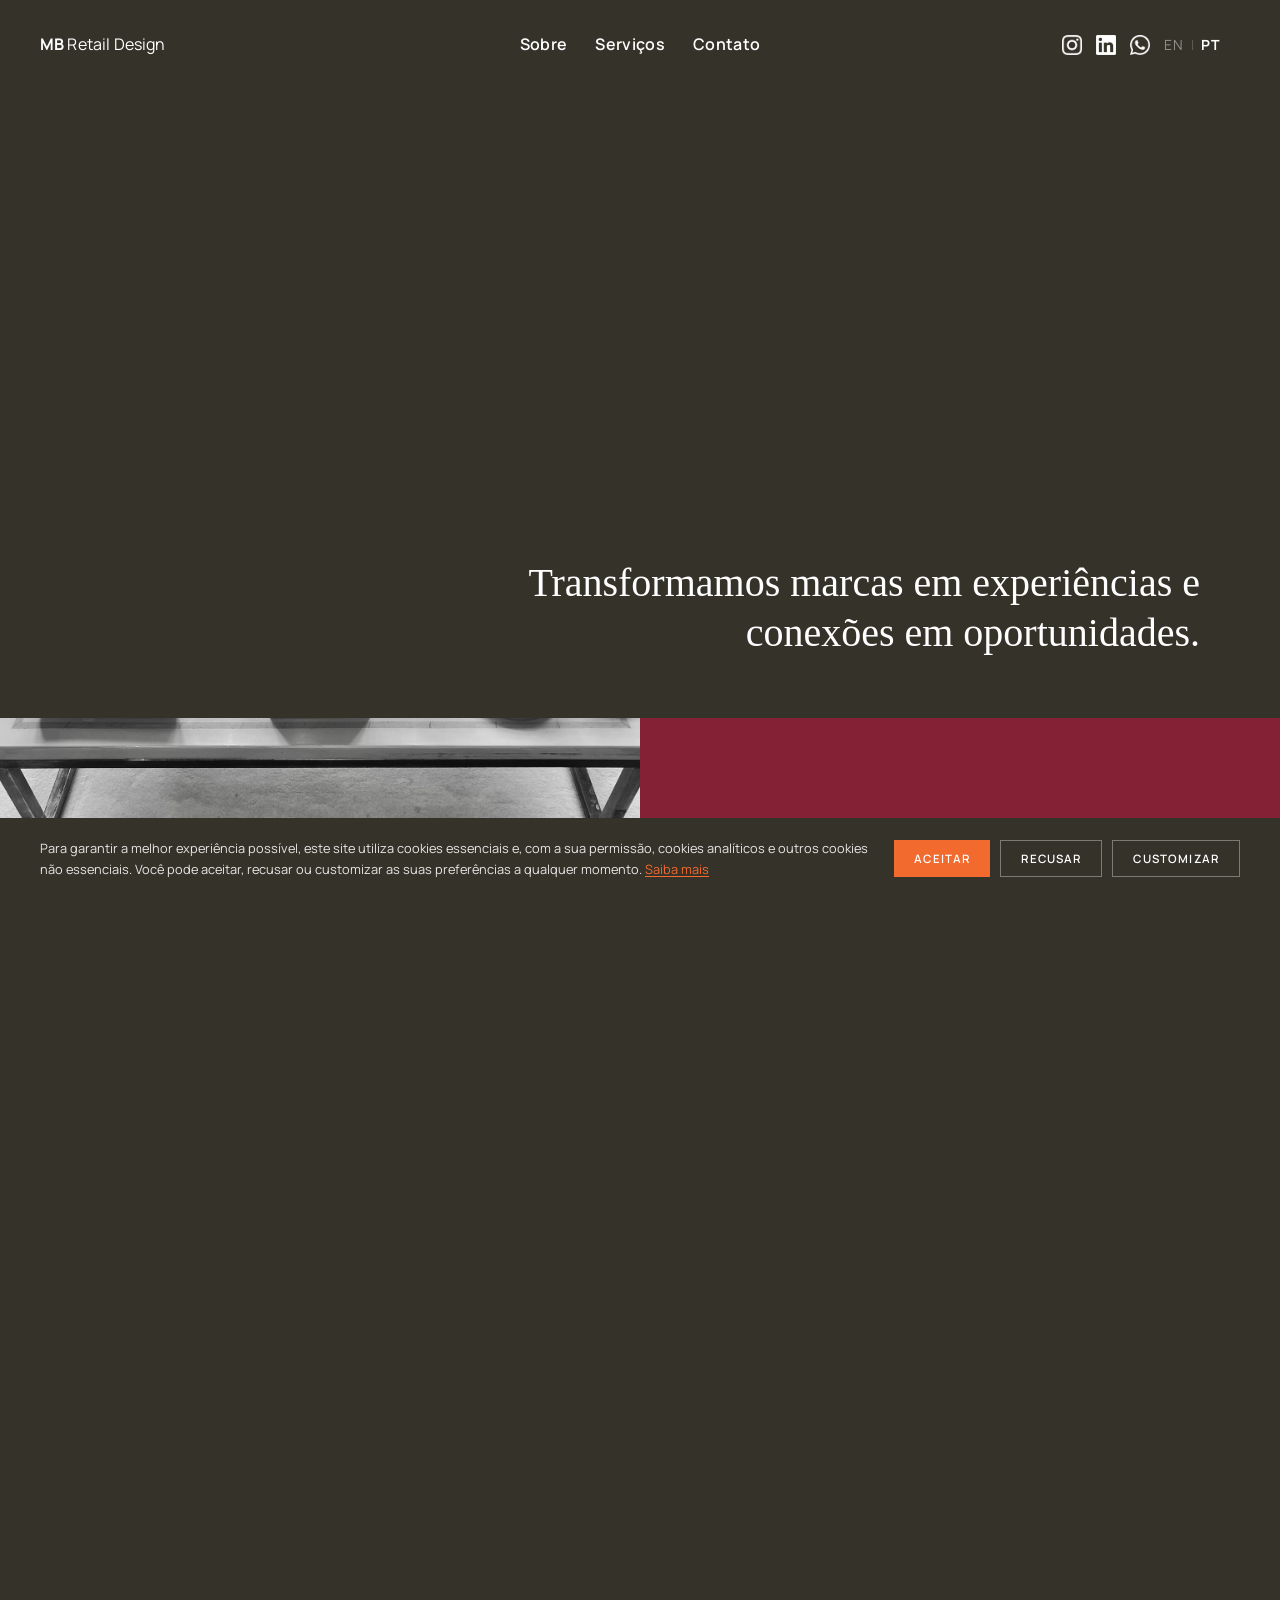
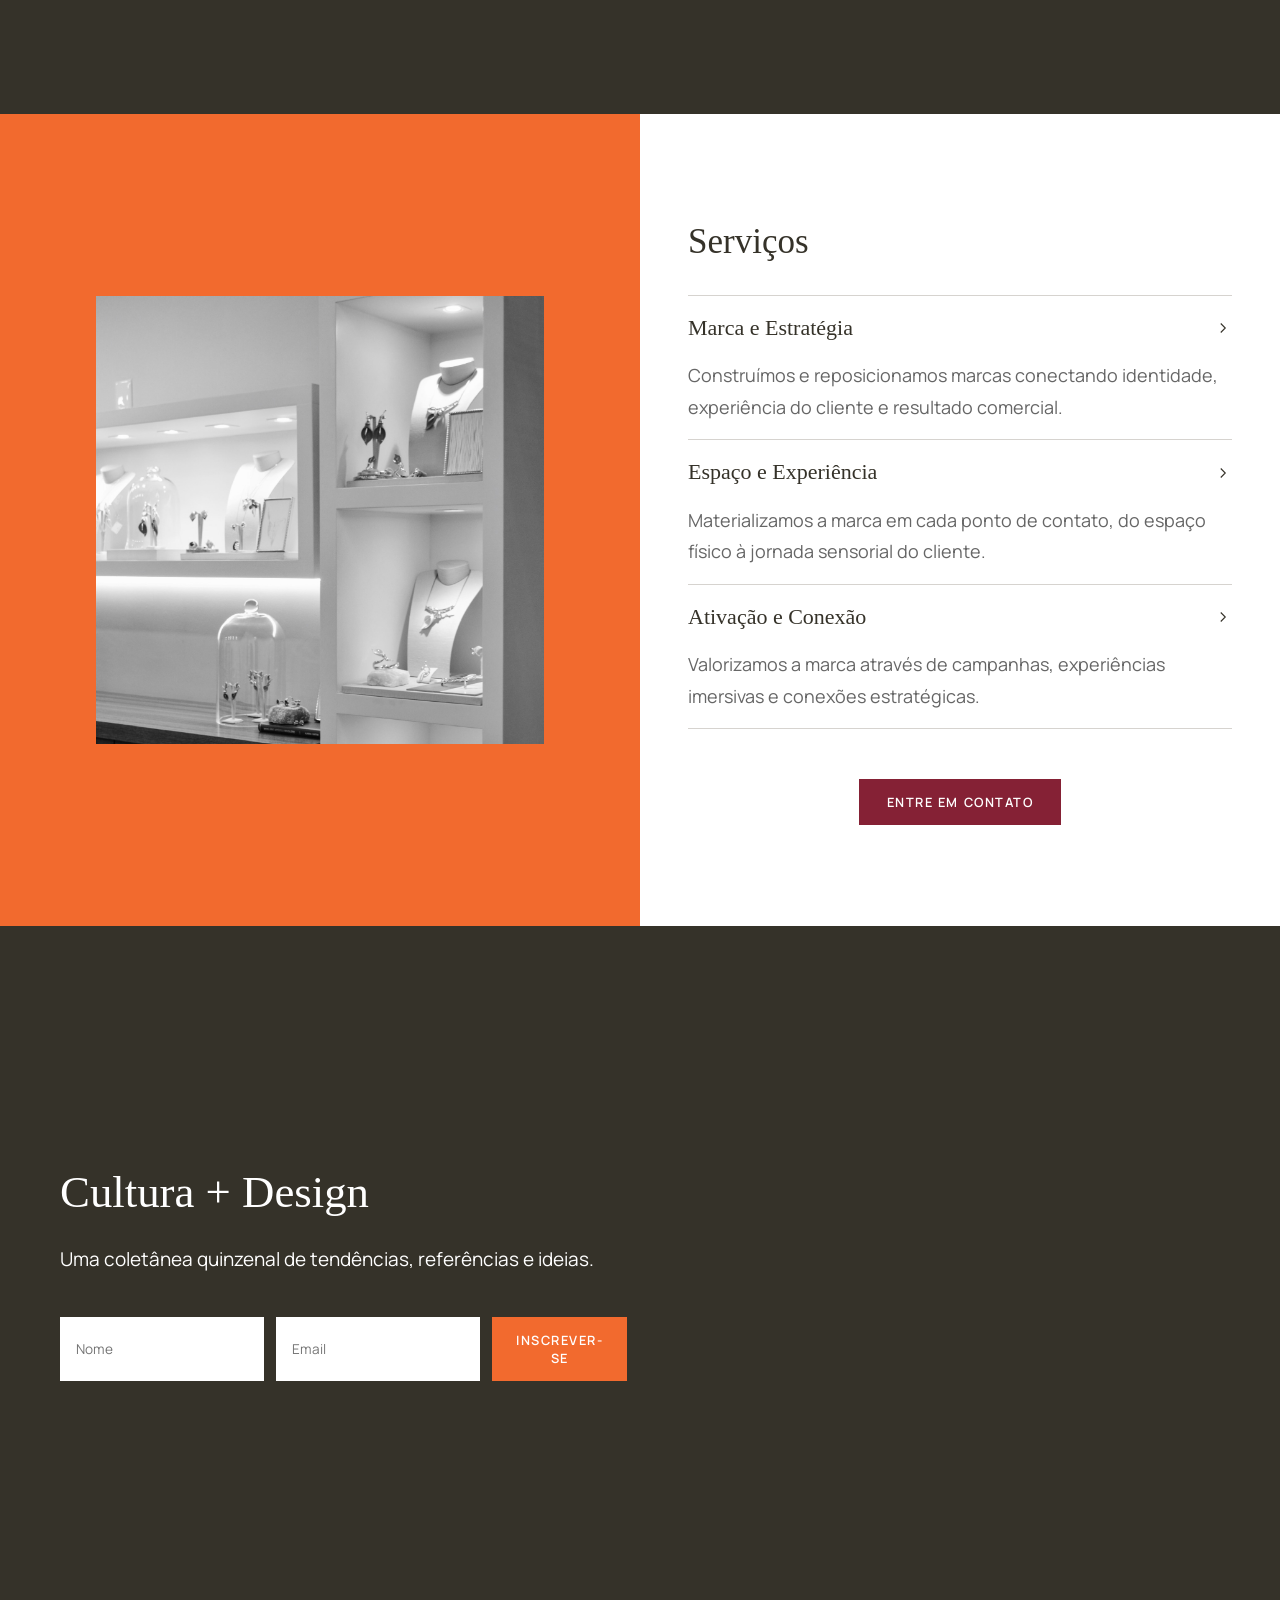
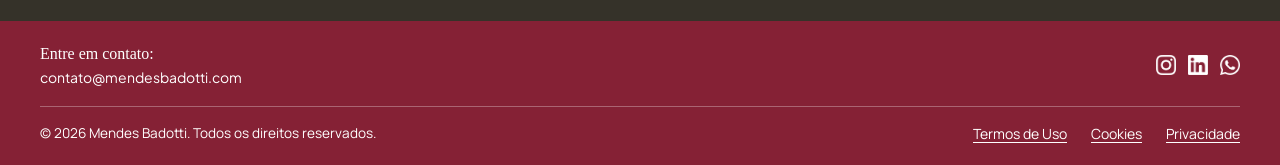
<file: index.html>
<!DOCTYPE html>
<html lang="pt-BR">

<head>
    <meta charset="UTF-8">
    <meta name="viewport" content="width=device-width, initial-scale=1.0">
    <title>MB Retail Design</title>
    <meta name="description" content="MB Retail Design" />
    <meta name="author" content="MB" />

    <link rel="icon" type="image/x-icon" href="./images/favicon.ico">
    <link rel="icon" type="image/png" sizes="32x32" href="./images/favicon-32x32.png">
    <link rel="icon" type="image/png" sizes="16x16" href="./images/favicon-16x16.png">
    <link rel="apple-touch-icon" sizes="180x180" href="./images/apple-touch-icon.png">

    <!-- Fonts -->
    <link rel="preconnect" href="https://fonts.googleapis.com">
    <link rel="preconnect" href="https://fonts.gstatic.com" crossorigin>
    <link href="https://fonts.googleapis.com/css2?family=DM+Sans:ital,opsz,wght@0,9..40,100..1000;1,9..40,100..1000&family=Manrope:wght@200..800&family=Montserrat+Alternates:ital,wght@0,100;0,200;0,300;0,400;0,500;0,600;0,700;0,800;0,900;1,100;1,200;1,300;1,400;1,500;1,600;1,700;1,800;1,900&family=Montserrat:ital,wght@0,100..900;1,100..900&family=Plus+Jakarta+Sans:ital,wght@0,200..800;1,200..800&display=swap" rel="stylesheet">

    <link rel="stylesheet" href="./style.css">
</head>

<!-- Google tag (gtag.js) -->
<script async src="https://www.googletagmanager.com/gtag/js?id=G-F2W4Z259ZB"></script>
<script>
    window.dataLayer = window.dataLayer || [];
    function gtag(){dataLayer.push(arguments);}
    gtag('js', new Date());

    gtag('config', 'G-F2W4Z259ZB');
</script>

<body>

    <!-- Navigation Bar -->
    <header>
        <nav class="navbar">
            <div class="logo">
                <a href="./index.html"><strong>MB</strong> Retail Design</a>
            </div>

            <div class="menu">
                <a href="#sobre">Sobre</a>
                <a href="#servicos">Serviços</a>
                <a href="contato.html">Contato</a>
            </div>

            <div class="social-icons">
                <a href="https://www.instagram.com/mbretaildesign/" target="_blank" aria-label="Instagram">
                    <img src="images/instagram-icon.svg" alt="Instagram">
                </a>
                <a href="#" target="_blank" aria-label="LinkedIn">
                    <img src="images/linkedin-icon.svg" alt="LinkedIn">
                </a>
                <a href="https://wa.me/5541988207628" target="_blank" aria-label="WhatsApp">
                    <img src="images/whatsapp-icon.png" alt="WhatsApp">
                </a>
                <div class="lang-switcher">
                    <a href="./en/index.html" class="lang-link">EN</a>
                    <span class="lang-sep">|</span>
                    <span class="lang-current">PT</span>
                </div>
                <div class="burger-menu" onclick="toggleMenu()">&#9776;</div>
            </div>
        </nav>

        <div id="mobile-menu" class="mobile-menu">
            <a href="#sobre">Sobre</a>
            <a href="#servicos" onclick="closeMenu()">Serviços</a>
            <a href="contato.html" onclick="closeMenu()">Contato</a>
            <div class="mobile-menu-social">
                <a href="https://www.instagram.com/mbretaildesign/" target="_blank" aria-label="Instagram">
                    <img src="images/instagram-icon.svg" alt="Instagram">
                </a>
                <a href="#" target="_blank" aria-label="LinkedIn">
                    <img src="images/linkedin-icon.svg" alt="LinkedIn">
                </a>
                <a href="https://wa.me/5541988207628" target="_blank" aria-label="WhatsApp">
                    <img src="images/whatsapp-icon.png" alt="WhatsApp">
                </a>
            </div>
        </div>
    </header>

    <!-- Split Hero -->
    <main class="split-hero">
        <div class="split-hero-inner">

            <!-- Left Panel -->
            <section class="panel left-panel">
                <img src="./images/MB_sobre.webp" alt="MB Retail Design">
            </section>

            <!-- Right Panel: Sobre -->
            <section class="panel right-panel">
                <p>A MB é um estúdio de retail design especializado em criar marcas, espaços e ativações que movem o varejo.</p>
                <p>Atuamos em todo o ciclo: consultoria, estratégia, branding, design, visual merchandising, comunicação, campanhas e relações públicas, de forma integrada ou pontual, de acordo com a necessidade de cada cliente e o momento do negócio.</p>
        </div>
    </main>

    <!-- Opening Panel -->
    <section class="opening-panel">
        <h1 class="opening-phrase">Transformamos marcas em experiências e conexões em oportunidades.</h1>
    </section>

    <div class="hero-scroll-space"></div>

    <!-- Portfolio Carousel -->
    <section class="portfolio-section">
        <div class="carousel">
            <div class="carousel-track">
                <div class="carousel-slide"><!-- Add photo here --></div>
                <div class="carousel-slide"><!-- Add photo here --></div>
                <div class="carousel-slide"><!-- Add photo here --></div>
                <div class="carousel-slide"><!-- Add photo here --></div>
                <div class="carousel-slide"><!-- Add photo here --></div>
            </div>
            <button class="carousel-btn carousel-prev" aria-label="Anterior">
                <svg viewBox="0 0 24 24" fill="none" stroke="currentColor" stroke-width="1.5"><polyline points="15 18 9 12 15 6"/></svg>
            </button>
            <button class="carousel-btn carousel-next" aria-label="Próximo">
                <svg viewBox="0 0 24 24" fill="none" stroke="currentColor" stroke-width="1.5"><polyline points="9 18 15 12 9 6"/></svg>
            </button>
            <div class="carousel-dots"></div>
        </div>
    </section>

    <!-- Serviços Section -->
    <section class="servicos-section" id="servicos">

        <div class="servicos-left">
            <div class="servicos-image">
                <img src="./images/MB_servicos.webp" alt="MB Retail Design">
            </div>
        </div>

        <div class="servicos-right">

            <h2 class="servicos-title">Serviços</h2>
            <div class="accordion">

                <div class="accordion-item">
                    <button class="accordion-trigger">
                        <span>Marca e Estratégia</span>
                        <svg class="accordion-arrow" viewBox="0 0 24 24" fill="none" stroke="currentColor" stroke-width="1.5"><polyline points="9 18 15 12 9 6"/></svg>
                    </button>
                    <p class="accordion-desc">Construímos e reposicionamos marcas conectando identidade, experiência do cliente e resultado comercial.</p>
                    <div class="accordion-body">
                        <ul class="accordion-list">
                            <li>Consultoria de retail branding</li>
                            <li>Diagnóstico de pontos de venda</li>
                            <li>Estudo de público-alvo e comportamento de compra</li>
                            <li>Posicionamento e conceito de loja</li>
                            <li>Benchmarking e análise de concorrência</li>
                            <li>Estratégia omnichannel</li>
                            <li>Naming e criação de marca do zero</li>
                            <li>Redesign e reposicionamento de marca</li>
                            <li>Identidade visual completa</li>
                            <li>Manual de marca</li>
                            <li>Tom de voz e linguagem verbal</li>
                            <li>Arquitetura de marca</li>
                            <li>Storytelling e narrativa de marca</li>
                        </ul>
                    </div>
                </div>

                <div class="accordion-item">
                    <button class="accordion-trigger">
                        <span>Espaço e Experiência</span>
                        <svg class="accordion-arrow" viewBox="0 0 24 24" fill="none" stroke="currentColor" stroke-width="1.5"><polyline points="9 18 15 12 9 6"/></svg>
                    </button>
                    <p class="accordion-desc">Materializamos a marca em cada ponto de contato, do espaço físico à jornada sensorial do cliente.</p>
                    <div class="accordion-body">
                        <ul class="accordion-list">
                            <li>Identidade visual aplicada ao espaço</li>
                            <li>Sinalização interna e externa</li>
                            <li>Wayfinding e design de fachada</li>
                            <li>Planejamento de exposição de produtos</li>
                            <li>Design de vitrines e trocas sazonais</li>
                            <li>Displays e expositores personalizados</li>
                            <li>Manual de visual merchandising</li>
                            <li>Treinamento de equipe em VM</li>
                            <li>Treinamento de equipe em CX</li>
                            <li>Customer journey mapping</li>
                            <li>Design sensorial</li>
                            <li>Experiências phygital</li>
                            <li>Integração de tecnologia</li>
                            <li>Formatos especiais: flagship stores, pop-ups, showrooms, corners e estandes</li>
                        </ul>
                    </div>
                </div>

                <div class="accordion-item">
                    <button class="accordion-trigger">
                        <span>Ativação e Conexão</span>
                        <svg class="accordion-arrow" viewBox="0 0 24 24" fill="none" stroke="currentColor" stroke-width="1.5"><polyline points="9 18 15 12 9 6"/></svg>
                    </button>
                    <p class="accordion-desc">Valorizamos a marca através de campanhas, experiências imersivas e conexões estratégicas.</p>
                    <div class="accordion-body">
                        <ul class="accordion-list">
                            <li>Campanhas sazonais e de lançamento</li>
                            <li>Campanhas de inauguração de loja</li>
                            <li>Direção de arte</li>
                            <li>Produção de conteúdo para redes sociais</li>
                            <li>Materiais gráficos e digitais</li>
                            <li>Campanhas integradas online e offline</li>
                            <li>Ativações de marca e experiências promocionais</li>
                            <li>Relações públicas e curadoria de conexões</li>
                            <li>Gerenciamento de implementação e obra</li>
                            <li>Roll-out e expansão para múltiplas unidades</li>
                            <li>Projetos sustentáveis e economia circular</li>
                        </ul>
                    </div>
                </div>

            </div>
            <button class="cta-button"><a href="contato.html">ENTRE EM CONTATO</a></button>
        </div>

    </section>

    <div class="page-end">

    <!-- Newsletter Section -->
    <section class="newsletter-section" id="contato">

        <div class="newsletter-left">
            <h2 class="newsletter-title">Cultura + Design </h2>
            <p class="newsletter-subtitle">Uma coletânea quinzenal de tendências, referências e ideias.</p>
            <form class="newsletter-form" onsubmit="subscribeNewsletter(event)">
                <input type="text" placeholder="Nome" class="newsletter-input">
                <input type="email" placeholder="Email" class="newsletter-input" required>
                <button type="submit" class="newsletter-btn">INSCREVER-SE</button>
            </form>
        </div>

        <div class="newsletter-right">
            <!-- Add image here -->
        </div>

    </section>

    <!-- Footer -->
    <footer class="site-footer">
        <div class="footer-top">
            <div class="footer-contact">
                <span><strong>Entre em contato:</strong><br><a href="mailto:contato@mendesbadotti.com">contato@mendesbadotti.com</a></span>
            </div>
            <div class="footer-social">
                <a href="https://www.instagram.com/mbretaildesign/" target="_blank" aria-label="Instagram">
                    <img src="images/instagram-icon-white.svg" alt="Instagram">
                </a>
                <a href="#" target="_blank" aria-label="LinkedIn">
                    <img src="images/linkedin-icon-white.svg" alt="LinkedIn">
                </a>
                <a href="https://wa.me/5541988207628" target="_blank" aria-label="WhatsApp">
                    <img src="images/whatsapp-icon-white.png" alt="WhatsApp">
                </a>
            </div>
        </div>
        <hr class="footer-divider">
        <div class="footer-bottom">
            <p>© 2026 Mendes Badotti. Todos os direitos reservados.</p>
            <div class="footer-links">
                <a href="./termos.html">Termos de Uso</a>
                <a href="./cookie.html">Cookies</a>
                <a href="./privacidade.html">Privacidade</a>
            </div>
        </div>
    </footer>

    </div><!-- /.page-end -->

    <!-- Cookie Banner -->
    <div id="cookie-banner" class="cookie-banner">
        <p>Para garantir a melhor experiência possível, este site utiliza cookies essenciais e, com a sua permissão, cookies analíticos e outros cookies não essenciais. Você pode aceitar, recusar ou customizar as suas preferências a qualquer momento.
            <a href="./cookie.html" target="_blank">Saiba mais</a>
        </p>
        <div class="cookie-buttons">
            <button id="accept-all">Aceitar</button>
            <button id="decline-all">Recusar</button>
            <button id="customise">Customizar</button>
        </div>
    </div>

    <!-- Preference Modal -->
    <div id="preference-modal">
        <div class="preference-box">
            <h2>Preferências de Privacidade</h2>
            <ul>
                <li>
                    <label for="strictly-necessary">Cookies essenciais</label>
                    <input type="checkbox" checked disabled id="strictly-necessary">
                </li>
                <li>
                    <label for="performance">Cookies de desempenho</label>
                    <input type="checkbox" id="performance">
                </li>
                <li>
                    <label for="functional">Cookies funcionais</label>
                    <input type="checkbox" id="functional">
                </li>
                <li>
                    <label for="targeting">Cookies de publicidade</label>
                    <input type="checkbox" id="targeting">
                </li>
            </ul>
            <a href="./cookie.html#cookie-policy" target="_blank">Saiba mais sobre nossa política de cookies</a>
            <div class="buttons-modal">
                <button id="save-preferences">Salvar Preferências</button>
                <button id="preference-accept-all">Aceitar Todos</button>
            </div>
        </div>
    </div>

    <!-- JavaScript external file -->
    <script src="./script.js"></script>
</body>

</html>
</file>
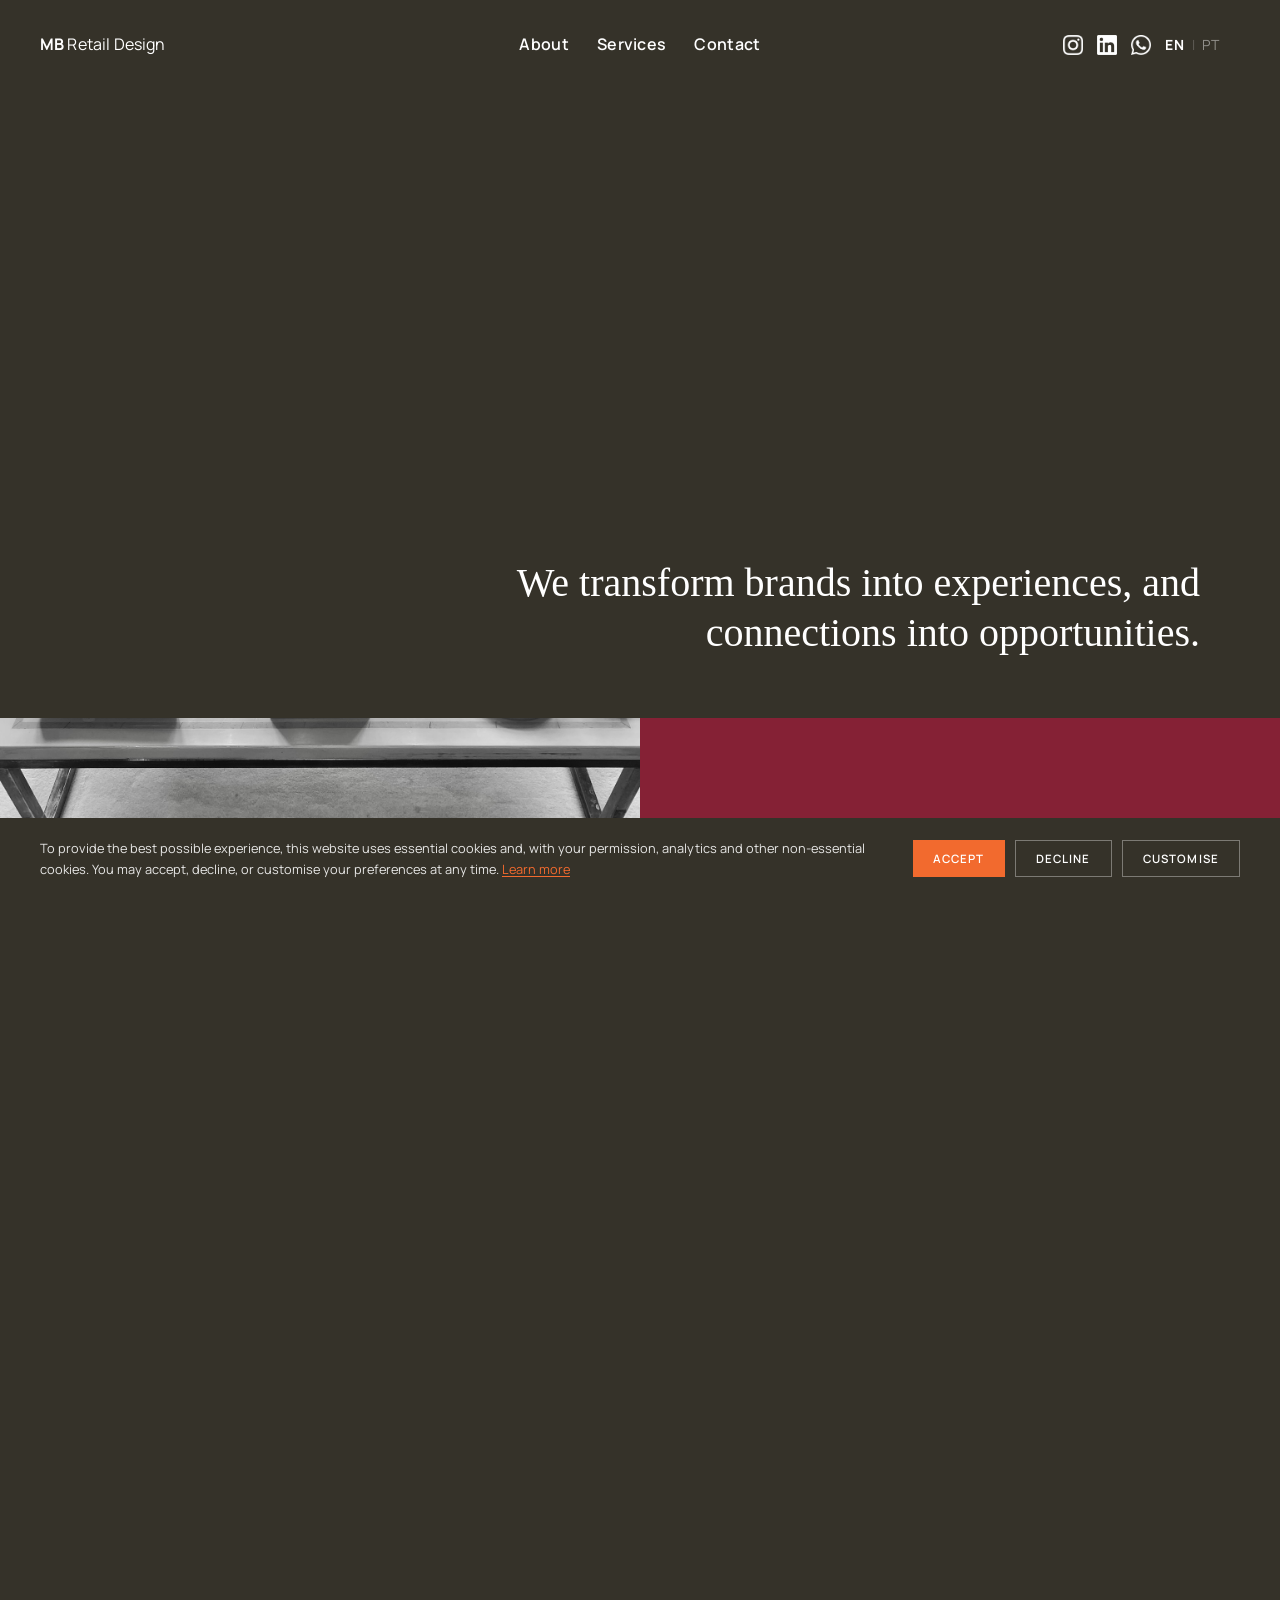
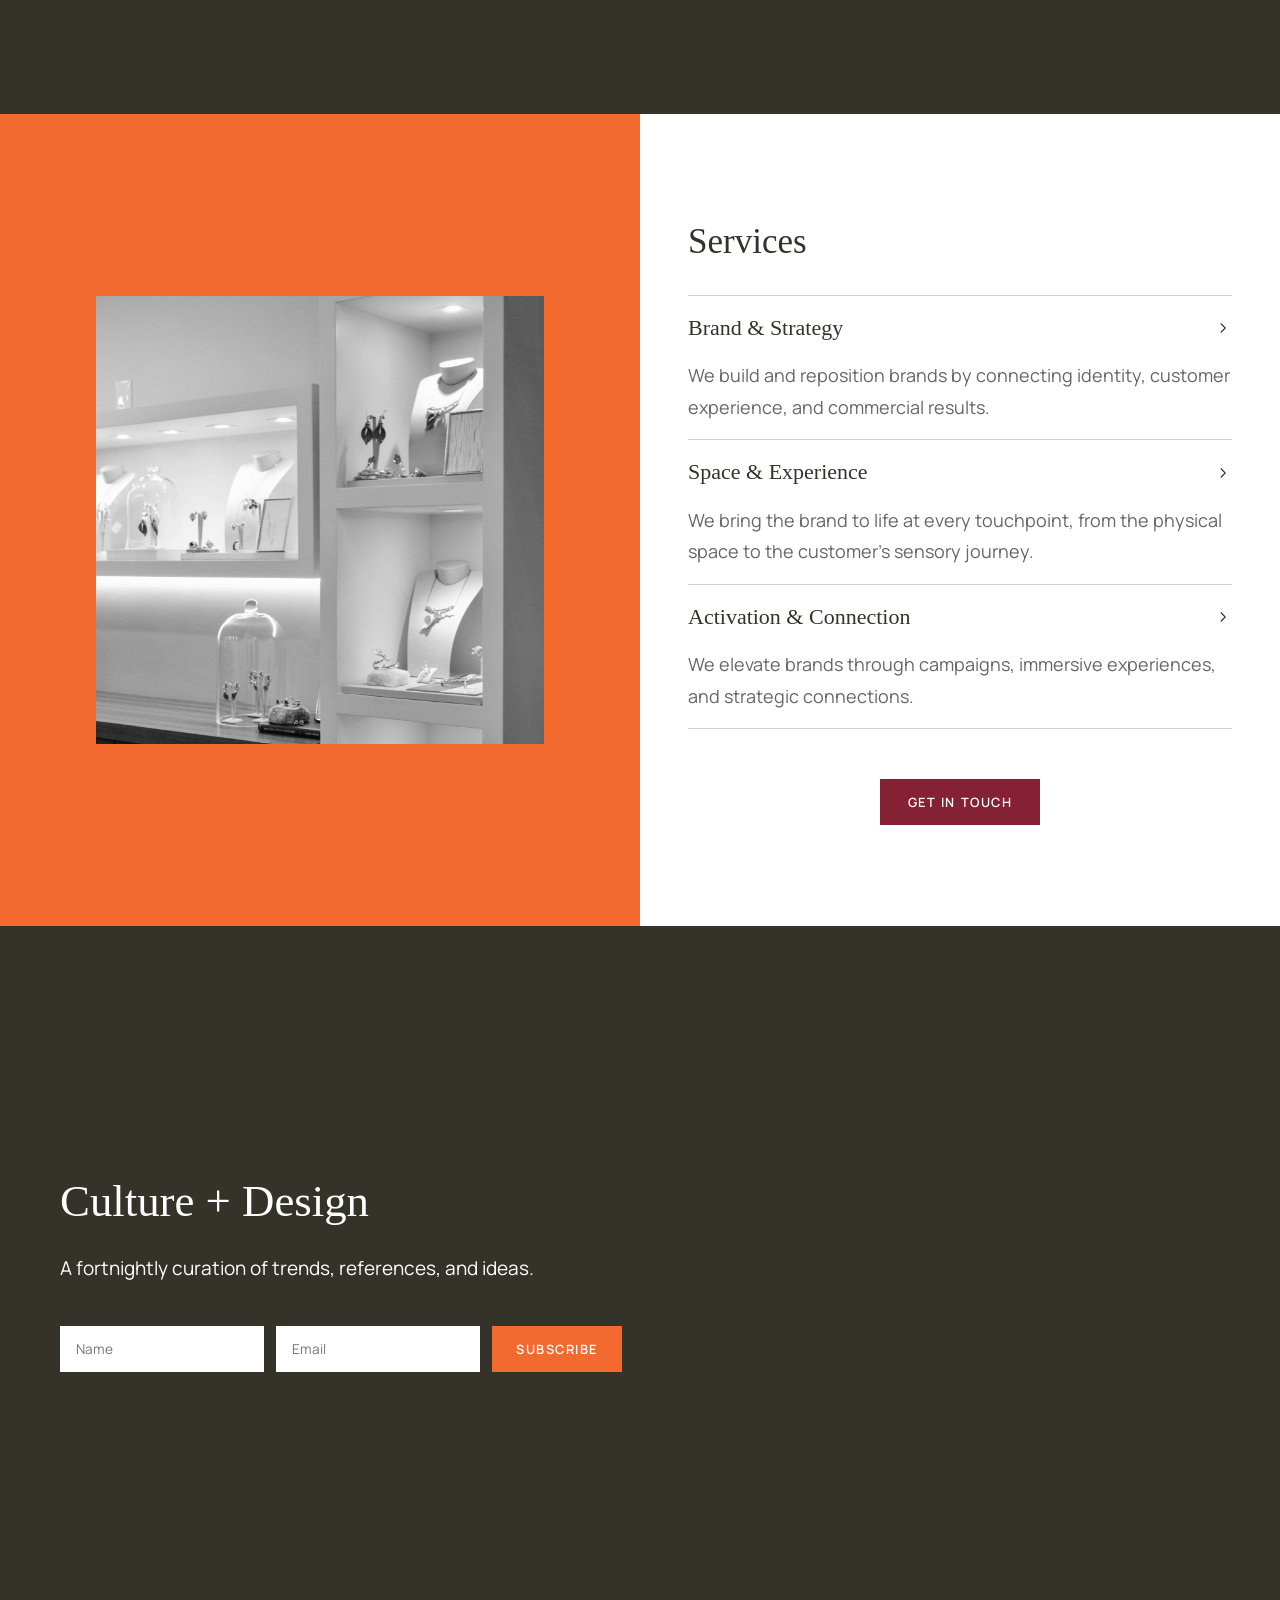
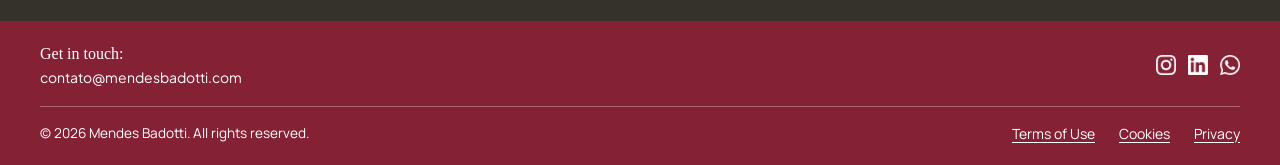
<file: en/index.html>
<!DOCTYPE html>
<html lang="en-GB">

<head>
    <meta charset="UTF-8">
    <meta name="viewport" content="width=device-width, initial-scale=1.0">
    <title>MB Retail Design</title>
    <meta name="description" content="MB Retail Design" />
    <meta name="author" content="MB" />

    <link rel="icon" type="image/x-icon" href="../images/favicon.ico">
    <link rel="icon" type="image/png" sizes="32x32" href="../images/favicon-32x32.png">
    <link rel="icon" type="image/png" sizes="16x16" href="../images/favicon-16x16.png">
    <link rel="apple-touch-icon" sizes="180x180" href="../images/apple-touch-icon.png">

    <!-- Fonts -->
    <link rel="preconnect" href="https://fonts.googleapis.com">
    <link rel="preconnect" href="https://fonts.gstatic.com" crossorigin>
    <link href="https://fonts.googleapis.com/css2?family=DM+Sans:ital,opsz,wght@0,9..40,100..1000;1,9..40,100..1000&family=Manrope:wght@200..800&family=Montserrat+Alternates:ital,wght@0,100;0,200;0,300;0,400;0,500;0,600;0,700;0,800;0,900;1,100;1,200;1,300;1,400;1,500;1,600;1,700;1,800;1,900&family=Montserrat:ital,wght@0,100..900;1,100..900&family=Plus+Jakarta+Sans:ital,wght@0,200..800;1,200..800&display=swap" rel="stylesheet">

    <link rel="stylesheet" href="../style.css">
</head>

<!-- Google tag (gtag.js) -->
<script async src="https://www.googletagmanager.com/gtag/js?id=G-F2W4Z259ZB"></script>
<script>
    window.dataLayer = window.dataLayer || [];
    function gtag(){dataLayer.push(arguments);}
    gtag('js', new Date());

    gtag('config', 'G-F2W4Z259ZB');
</script>

<body>

    <!-- Navigation Bar -->
    <header>
        <nav class="navbar">
            <div class="logo">
                <a href="./index.html"><strong>MB</strong> Retail Design</a>
            </div>

            <div class="menu">
                <a href="#sobre">About</a>
                <a href="#servicos">Services</a>
                <a href="./contact.html">Contact</a>
            </div>

            <div class="social-icons">
                <a href="https://www.instagram.com/mbretaildesign/" target="_blank" aria-label="Instagram">
                    <img src="../images/instagram-icon.svg" alt="Instagram">
                </a>
                <a href="#" target="_blank" aria-label="LinkedIn">
                    <img src="../images/linkedin-icon.svg" alt="LinkedIn">
                </a>
                <a href="https://wa.me/5541988207628" target="_blank" aria-label="WhatsApp">
                    <img src="../images/whatsapp-icon.png" alt="WhatsApp">
                </a>
                <div class="lang-switcher">
                    <span class="lang-current">EN</span>
                    <span class="lang-sep">|</span>
                    <a href="../index.html" class="lang-link">PT</a>
                </div>
                <div class="burger-menu" onclick="toggleMenu()">&#9776;</div>
            </div>
        </nav>

        <div id="mobile-menu" class="mobile-menu">
            <a href="#sobre">About</a>
            <a href="#servicos" onclick="closeMenu()">Services</a>
            <a href="./contact.html" onclick="closeMenu()">Contact</a>
            <div class="mobile-menu-social">
                <a href="https://www.instagram.com/mbretaildesign/" target="_blank" aria-label="Instagram">
                    <img src="../images/instagram-icon.svg" alt="Instagram">
                </a>
                <a href="#" target="_blank" aria-label="LinkedIn">
                    <img src="../images/linkedin-icon.svg" alt="LinkedIn">
                </a>
                <a href="https://wa.me/5541988207628" target="_blank" aria-label="WhatsApp">
                    <img src="../images/whatsapp-icon.png" alt="WhatsApp">
                </a>
            </div>
        </div>
    </header>

    <!-- Split Hero -->
    <main class="split-hero">
        <div class="split-hero-inner">

            <!-- Left Panel -->
            <section class="panel left-panel">
                <img src="../images/MB_sobre.webp" alt="MB Retail Design">
            </section>

            <!-- Right Panel: About -->
            <section class="panel right-panel">
                <p>MB is a retail design studio specialising in creating brands, spaces, and activations that move retail.</p>
                <p>We work across the full cycle: consultancy, strategy, branding, design, visual merchandising, communications, campaigns and public relations, whether through integrated support or specific projects, depending on each client’s needs and business stage.</p>
            </section>

        </div>
    </main>

    <!-- Opening Panel -->
    <section class="opening-panel">
        <h1 class="opening-phrase">We transform brands into experiences, and connections into opportunities.</h1>
    </section>

    <div class="hero-scroll-space"></div>

    <!-- Portfolio Carousel -->
    <section class="portfolio-section">
        <div class="carousel">
            <div class="carousel-track">
                <div class="carousel-slide"><!-- Add photo here --></div>
                <div class="carousel-slide"><!-- Add photo here --></div>
                <div class="carousel-slide"><!-- Add photo here --></div>
                <div class="carousel-slide"><!-- Add photo here --></div>
                <div class="carousel-slide"><!-- Add photo here --></div>
            </div>
            <button class="carousel-btn carousel-prev" aria-label="Previous">
                <svg viewBox="0 0 24 24" fill="none" stroke="currentColor" stroke-width="1.5"><polyline points="15 18 9 12 15 6"/></svg>
            </button>
            <button class="carousel-btn carousel-next" aria-label="Next">
                <svg viewBox="0 0 24 24" fill="none" stroke="currentColor" stroke-width="1.5"><polyline points="9 18 15 12 9 6"/></svg>
            </button>
            <div class="carousel-dots"></div>
        </div>
    </section>

    <!-- Services Section -->
    <section class="servicos-section" id="servicos">

        <div class="servicos-left">
            <div class="servicos-image">
                <img src="../images/MB_servicos.webp" alt="MB Retail Design">
            </div>
        </div>

        <div class="servicos-right">
            <h2 class="servicos-title">Services</h2>
            <div class="accordion">

                <div class="accordion-item">
                    <button class="accordion-trigger">
                        <span>Brand &amp; Strategy</span>
                        <svg class="accordion-arrow" viewBox="0 0 24 24" fill="none" stroke="currentColor" stroke-width="1.5"><polyline points="9 18 15 12 9 6"/></svg>
                    </button>
                    <p class="accordion-desc">We build and reposition brands by connecting identity, customer experience, and commercial results.</p>
                    <div class="accordion-body">
                        <ul class="accordion-list">
                            <li>Retail branding consultancy</li>
                            <li>Point-of-sale diagnosis</li>
                            <li>Target audience and purchase behaviour research</li>
                            <li>Store positioning and concept</li>
                            <li>Benchmarking and competitor analysis</li>
                            <li>Omnichannel strategy</li>
                            <li>Naming and brand creation from scratch</li>
                            <li>Brand redesign and repositioning</li>
                            <li>Full visual identity</li>
                            <li>Brand guidelines</li>
                            <li>Tone of voice and verbal language</li>
                            <li>Brand architecture</li>
                            <li>Brand storytelling and narrative</li>
                        </ul>
                    </div>
                </div>

                <div class="accordion-item">
                    <button class="accordion-trigger">
                        <span>Space &amp; Experience</span>
                        <svg class="accordion-arrow" viewBox="0 0 24 24" fill="none" stroke="currentColor" stroke-width="1.5"><polyline points="9 18 15 12 9 6"/></svg>
                    </button>
                    <p class="accordion-desc">We bring the brand to life at every touchpoint, from the physical space to the customer's sensory journey.</p>
                    <div class="accordion-body">
                        <ul class="accordion-list">
                            <li>Visual identity applied to the space</li>
                            <li>Internal and external signage</li>
                            <li>Wayfinding and façade design</li>
                            <li>Product display planning</li>
                            <li>Window display design and seasonal changes</li>
                            <li>Custom displays and product fixtures</li>
                            <li>Visual merchandising guidelines</li>
                            <li>Team training in visual merchandising</li>
                            <li>Team training in customer experience</li>
                            <li>Customer journey mapping</li>
                            <li>Sensory design</li>
                            <li>Phygital experiences</li>
                            <li>Technology integration</li>
                            <li>Special formats: flagship stores, pop-ups, showrooms, corners, and exhibition stands</li>
                        </ul>
                    </div>
                </div>

                <div class="accordion-item">
                    <button class="accordion-trigger">
                        <span>Activation &amp; Connection</span>
                        <svg class="accordion-arrow" viewBox="0 0 24 24" fill="none" stroke="currentColor" stroke-width="1.5"><polyline points="9 18 15 12 9 6"/></svg>
                    </button>
                    <p class="accordion-desc">We elevate brands through campaigns, immersive experiences, and strategic connections.</p>
                    <div class="accordion-body">
                        <ul class="accordion-list">
                            <li>Seasonal and launch campaigns</li>
                            <li>Store opening campaigns</li>
                            <li>Art direction</li>
                            <li>Social media content production</li>
                            <li>Graphic and digital materials</li>
                            <li>Integrated online and offline campaigns</li>
                            <li>Brand activations and promotional experiences</li>
                            <li>Public relations and connection curation</li>
                            <li>Implementation and project management</li>
                            <li>Roll-out and expansion to multiple locations</li>
                            <li>Sustainable projects and circular economy</li>
                        </ul>
                    </div>
                </div>

            </div>
            <button class="cta-button"><a href="./contact.html">GET IN TOUCH</a></button>
        </div>

    </section>

    <div class="page-end">

    <!-- Newsletter Section -->
    <section class="newsletter-section" id="contato">

        <div class="newsletter-left">
            <h2 class="newsletter-title">Culture + Design</h2>
            <p class="newsletter-subtitle">A fortnightly curation of trends, references, and ideas.</p>
            <form class="newsletter-form" onsubmit="subscribeNewsletter(event)">
                <input type="text" placeholder="Name" class="newsletter-input">
                <input type="email" placeholder="Email" class="newsletter-input" required>
                <button type="submit" class="newsletter-btn">SUBSCRIBE</button>
            </form>
        </div>

        <div class="newsletter-right">
            <!-- Add image here -->
        </div>

    </section>

    <!-- Footer -->
    <footer class="site-footer">
        <div class="footer-top">
            <div class="footer-contact">
                <span><strong>Get in touch:</strong><br><a href="mailto:contato@mendesbadotti.com">contato@mendesbadotti.com</a></span>
            </div>
            <div class="footer-social">
                <a href="https://www.instagram.com/mbretaildesign/" target="_blank" aria-label="Instagram">
                    <img src="../images/instagram-icon-white.svg" alt="Instagram">
                </a>
                <a href="#" target="_blank" aria-label="LinkedIn">
                    <img src="../images/linkedin-icon-white.svg" alt="LinkedIn">
                </a>
                <a href="https://wa.me/5541988207628" target="_blank" aria-label="WhatsApp">
                    <img src="../images/whatsapp-icon-white.png" alt="WhatsApp">
                </a>
            </div>
        </div>
        <hr class="footer-divider">
        <div class="footer-bottom">
            <p>© 2026 Mendes Badotti. All rights reserved.</p>
            <div class="footer-links">
                <a href="./terms.html">Terms of Use</a>
                <a href="./cookies.html">Cookies</a>
                <a href="./privacy.html">Privacy</a>
            </div>
        </div>
    </footer>

    </div><!-- /.page-end -->

    <!-- Cookie Banner -->
    <div id="cookie-banner" class="cookie-banner">
        <p>To provide the best possible experience, this website uses essential cookies and, with your permission, analytics and other non-essential cookies. You may accept, decline, or customise your preferences at any time.
            <a href="./cookies.html" target="_blank">Learn more</a>
        </p>
        <div class="cookie-buttons">
            <button id="accept-all">Accept</button>
            <button id="decline-all">Decline</button>
            <button id="customise">Customise</button>
        </div>
    </div>

    <!-- Preference Modal -->
    <div id="preference-modal">
        <div class="preference-box">
            <h2>Privacy Preferences</h2>
            <ul>
                <li>
                    <label for="strictly-necessary">Essential cookies</label>
                    <input type="checkbox" checked disabled id="strictly-necessary">
                </li>
                <li>
                    <label for="performance">Performance cookies</label>
                    <input type="checkbox" id="performance">
                </li>
                <li>
                    <label for="functional">Functional cookies</label>
                    <input type="checkbox" id="functional">
                </li>
                <li>
                    <label for="targeting">Advertising cookies</label>
                    <input type="checkbox" id="targeting">
                </li>
            </ul>
            <a href="./cookies.html#cookie-policy" target="_blank">Learn more about our cookie policy</a>
            <div class="buttons-modal">
                <button id="save-preferences">Save Preferences</button>
                <button id="preference-accept-all">Accept All</button>
            </div>
        </div>
    </div>

    <!-- JavaScript external file -->
    <script src="../script.js"></script>
</body>

</html>
</file>
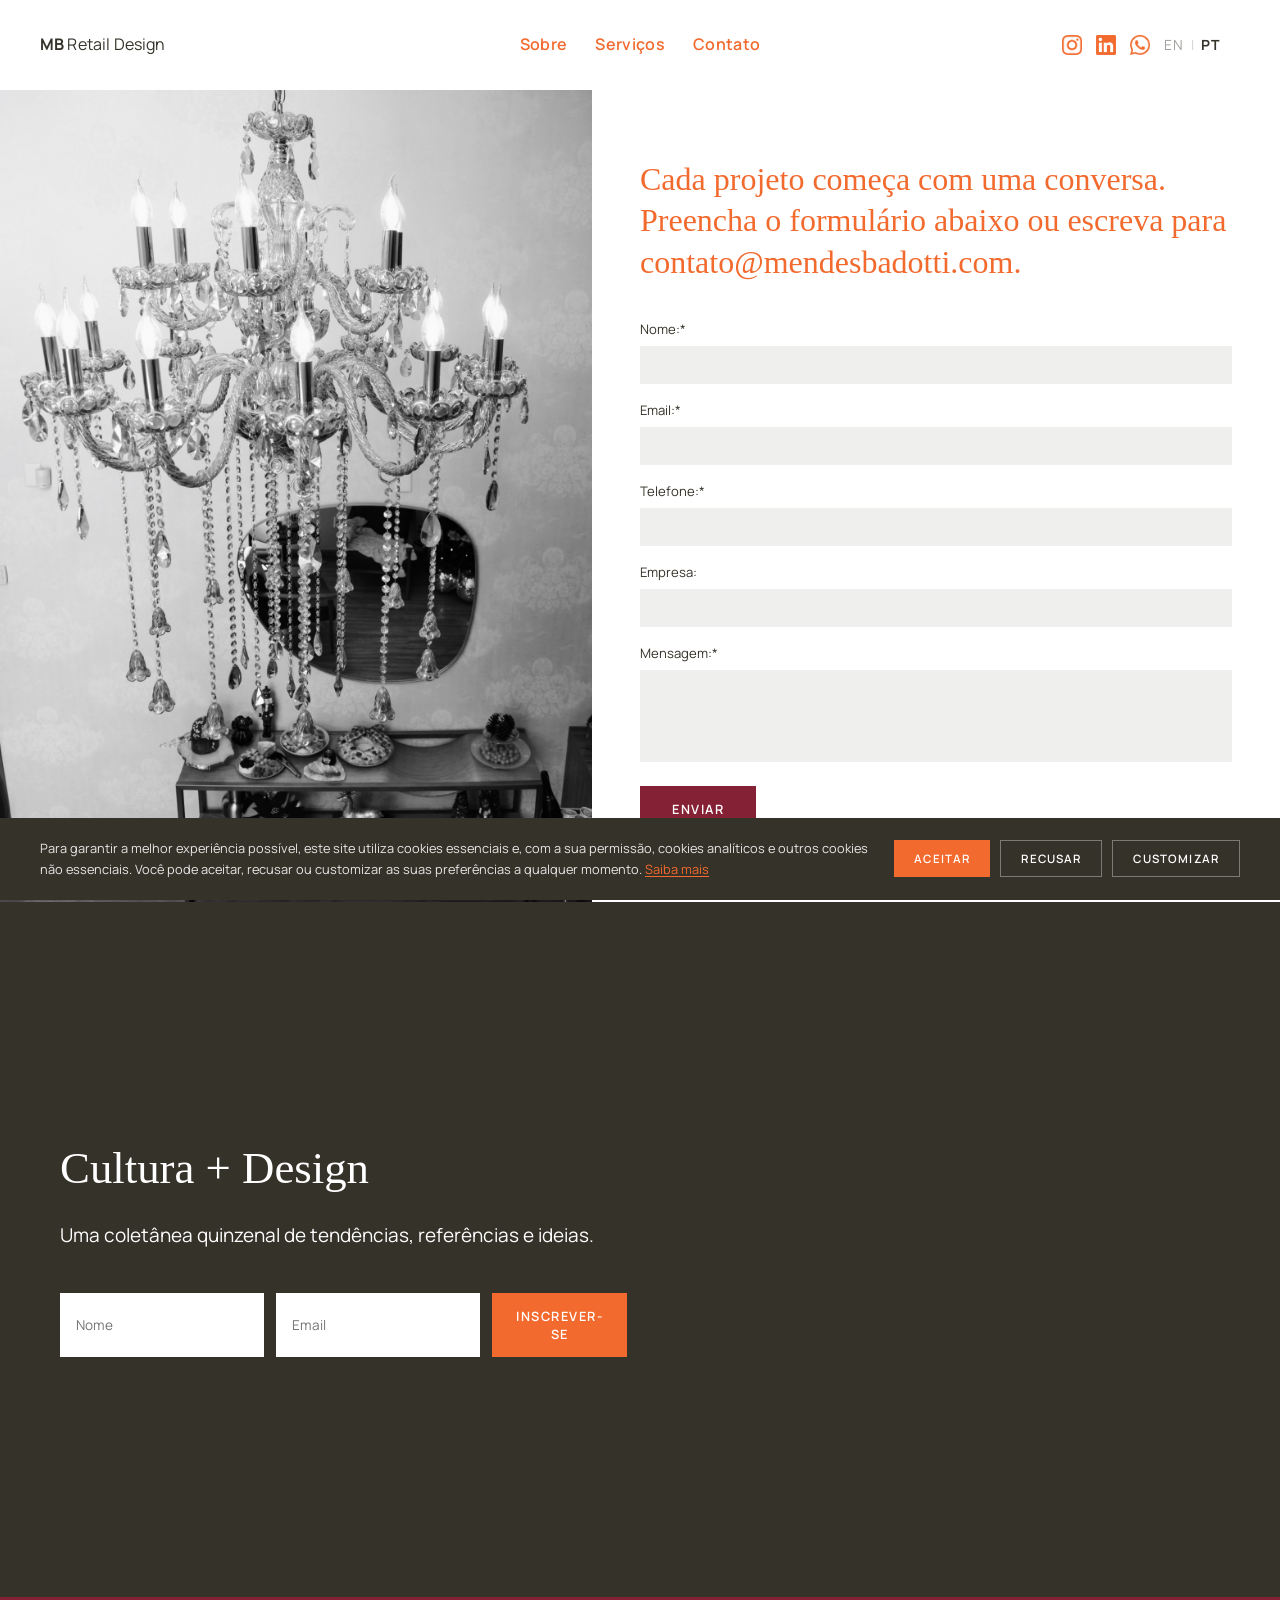
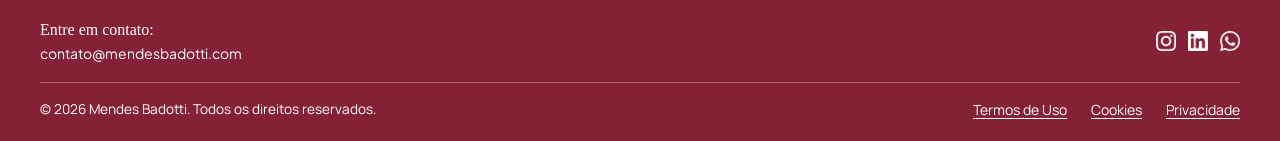
<file: contato.html>
<!DOCTYPE html>
<html lang="pt-BR">

<head>
    <meta charset="UTF-8">
    <meta name="viewport" content="width=device-width, initial-scale=1.0">
    <title>Contato — MB Retail Design</title>
    <meta name="description" content="Entre em contato com a MB Retail Design" />
    <meta name="author" content="MB" />

    <!-- Fonts -->
    <link rel="preconnect" href="https://fonts.googleapis.com">
    <link rel="preconnect" href="https://fonts.gstatic.com" crossorigin>
    <link href="https://fonts.googleapis.com/css2?family=DM+Sans:ital,opsz,wght@0,9..40,100..1000;1,9..40,100..1000&family=Manrope:wght@200..800&family=Montserrat+Alternates:ital,wght@0,100;0,200;0,300;0,400;0,500;0,600;0,700;0,800;0,900;1,100;1,200;1,300;1,400;1,500;1,600;1,700;1,800;1,900&family=Montserrat:ital,wght@0,100..900;1,100..900&family=Plus+Jakarta+Sans:ital,wght@0,200..800;1,200..800&display=swap" rel="stylesheet">
    <link rel="stylesheet" href="./style.css">
</head>

<!-- Google tag (gtag.js) -->
<script async src="https://www.googletagmanager.com/gtag/js?id=G-F2W4Z259ZB"></script>
<script>
    window.dataLayer = window.dataLayer || [];
    function gtag(){dataLayer.push(arguments);}
    gtag('js', new Date());

    gtag('config', 'G-F2W4Z259ZB');
</script>

<body>

    <!-- Navigation Bar -->
    <header>
        <nav class="navbar">
            <div class="logo">
                <a href="./index.html"><strong>MB</strong> Retail Design</a>
            </div>

            <div class="menu">
                <a href="./index.html#sobre">Sobre</a>
                <a href="./index.html#servicos">Serviços</a>
                <a href="./contato.html">Contato</a>
            </div>

            <div class="social-icons">
                <a href="https://www.instagram.com/mbretaildesign/" target="_blank" aria-label="Instagram">
                    <img src="images/instagram-icon.svg" alt="Instagram">
                </a>
                <a href="#" target="_blank" aria-label="LinkedIn">
                    <img src="images/linkedin-icon.svg" alt="LinkedIn">
                </a>
                <a href="https://wa.me/5541988207628" target="_blank" aria-label="WhatsApp">
                    <img src="images/whatsapp-icon.png" alt="WhatsApp">
                </a>
                <div class="lang-switcher">
                    <a href="./en/contact.html" class="lang-link">EN</a>
                    <span class="lang-sep">|</span>
                    <span class="lang-current">PT</span>
                </div>
                <div class="burger-menu" onclick="toggleMenu()">&#9776;</div>
            </div>
        </nav>

        <div id="mobile-menu" class="mobile-menu">
            <a href="./index.html#sobre" onclick="closeMenu()">Sobre</a>
            <a href="./index.html#servicos" onclick="closeMenu()">Serviços</a>
            <a href="./contato.html" onclick="closeMenu()">Contato</a>
            <div class="mobile-menu-social">
                <a href="https://www.instagram.com/mbretaildesign/" target="_blank" aria-label="Instagram">
                    <img src="images/instagram-icon.svg" alt="Instagram">
                </a>
                <a href="#" target="_blank" aria-label="LinkedIn">
                    <img src="images/linkedin-icon.svg" alt="LinkedIn">
                </a>
                <a href="https://wa.me/5541988207628" target="_blank" aria-label="WhatsApp">
                    <img src="images/whatsapp-icon.png" alt="WhatsApp">
                </a>
            </div>
        </div>
    </header>

    <!-- Contact Section -->
    <main class="contact-page">

        <div class="contact-left">
            <img src="./images/MB_contato.webp" alt="MB Retail Design">
        </div>

        <div class="contact-right">
            <h1 class="contact-title">Cada projeto começa com uma conversa. Preencha o formulário abaixo ou escreva para <a href="mailto:contato@mendesbadotti.com">contato@mendesbadotti.com</a>.</h1>

            <form class="contact-form" action="https://formsubmit.co/contato@mendesbadotti.com" method="POST">
                <div class="form-field">
                    <label for="nome">Nome:*</label>
                    <input type="text" id="nome" name="nome" required>
                </div>

                <div class="form-field">
                    <label for="email">Email:*</label>
                    <input type="email" id="email" name="email" required>
                </div>

                <div class="form-field">
                    <label for="telefone">Telefone:*</label>
                    <input type="tel" id="telefone" name="telefone" required>
                </div>

                <div class="form-field">
                    <label for="empresa">Empresa:</label>
                    <input type="text" id="empresa" name="empresa">
                </div>

                <div class="form-field">
                    <label for="mensagem">Mensagem:*</label>
                    <textarea id="mensagem" name="mensagem" rows="4" required></textarea>
                </div>

                <button type="submit" class="submit-btn">ENVIAR</button>
            </form>
        </div>

    </main>

    <div class="page-end">

    <!-- Newsletter Section -->
    <section class="newsletter-section" id="contato">

        <div class="newsletter-left">
            <h2 class="newsletter-title">Cultura + Design </h2>
            <p class="newsletter-subtitle">Uma coletânea quinzenal de tendências, referências e ideias.</p>
            <form class="newsletter-form" onsubmit="subscribeNewsletter(event)">
                <input type="text" placeholder="Nome" class="newsletter-input">
                <input type="email" placeholder="Email" class="newsletter-input" required>
                <button type="submit" class="newsletter-btn">INSCREVER-SE</button>
            </form>
        </div>

        <div class="newsletter-right">
            <!-- Add image here -->
        </div>

    </section>

    <!-- Footer -->
    <footer class="site-footer">
        <div class="footer-top">
            <div class="footer-contact">
                <span><strong>Entre em contato:</strong><br><a href="mailto:contato@mendesbadotti.com">contato@mendesbadotti.com</a></span>
            </div>
            <div class="footer-social">
                <a href="https://www.instagram.com/mbretaildesign/" target="_blank" aria-label="Instagram">
                    <img src="images/instagram-icon-white.svg" alt="Instagram">
                </a>
                <a href="#" target="_blank" aria-label="LinkedIn">
                    <img src="images/linkedin-icon-white.svg" alt="LinkedIn">
                </a>
                <a href="https://wa.me/5541988207628" target="_blank" aria-label="WhatsApp">
                    <img src="images/whatsapp-icon-white.png" alt="WhatsApp">
                </a>
            </div>
        </div>
        <hr class="footer-divider">
        <div class="footer-bottom">
            <p>© 2026 Mendes Badotti. Todos os direitos reservados.</p>
            <div class="footer-links">
                <a href="./termos.html">Termos de Uso</a>
                <a href="./cookie.html">Cookies</a>
                <a href="./privacidade.html">Privacidade</a>
            </div>
        </div>
    </footer>

    </div><!-- /.page-end -->

    <!-- Cookie Banner -->
    <div id="cookie-banner" class="cookie-banner">
        <p>Para garantir a melhor experiência possível, este site utiliza cookies essenciais e, com a sua permissão, cookies analíticos e outros cookies não essenciais. Você pode aceitar, recusar ou customizar as suas preferências a qualquer momento.
            <a href="./cookie.html" target="_blank">Saiba mais</a>
        </p>
        <div class="cookie-buttons">
            <button id="accept-all">Aceitar</button>
            <button id="decline-all">Recusar</button>
            <button id="customise">Customizar</button>
        </div>
    </div>

    <!-- Preference Modal -->
    <div id="preference-modal">
        <div class="preference-box">
            <h2>Preferências de Privacidade</h2>
            <ul>
                <li>
                    <label for="strictly-necessary">Cookies essenciais</label>
                    <input type="checkbox" checked disabled id="strictly-necessary">
                </li>
                <li>
                    <label for="performance">Cookies de desempenho</label>
                    <input type="checkbox" id="performance">
                </li>
                <li>
                    <label for="functional">Cookies funcionais</label>
                    <input type="checkbox" id="functional">
                </li>
                <li>
                    <label for="targeting">Cookies de publicidade</label>
                    <input type="checkbox" id="targeting">
                </li>
            </ul>
            <a href="./cookie.html#cookie-policy" target="_blank">Saiba mais sobre nossa política de cookies</a>
            <div class="buttons-modal">
                <button id="save-preferences">Salvar Preferências</button>
                <button id="preference-accept-all">Aceitar Todos</button>
            </div>
        </div>
    </div>

    <script src="./script.js"></script>
</body>

</html>
</file>
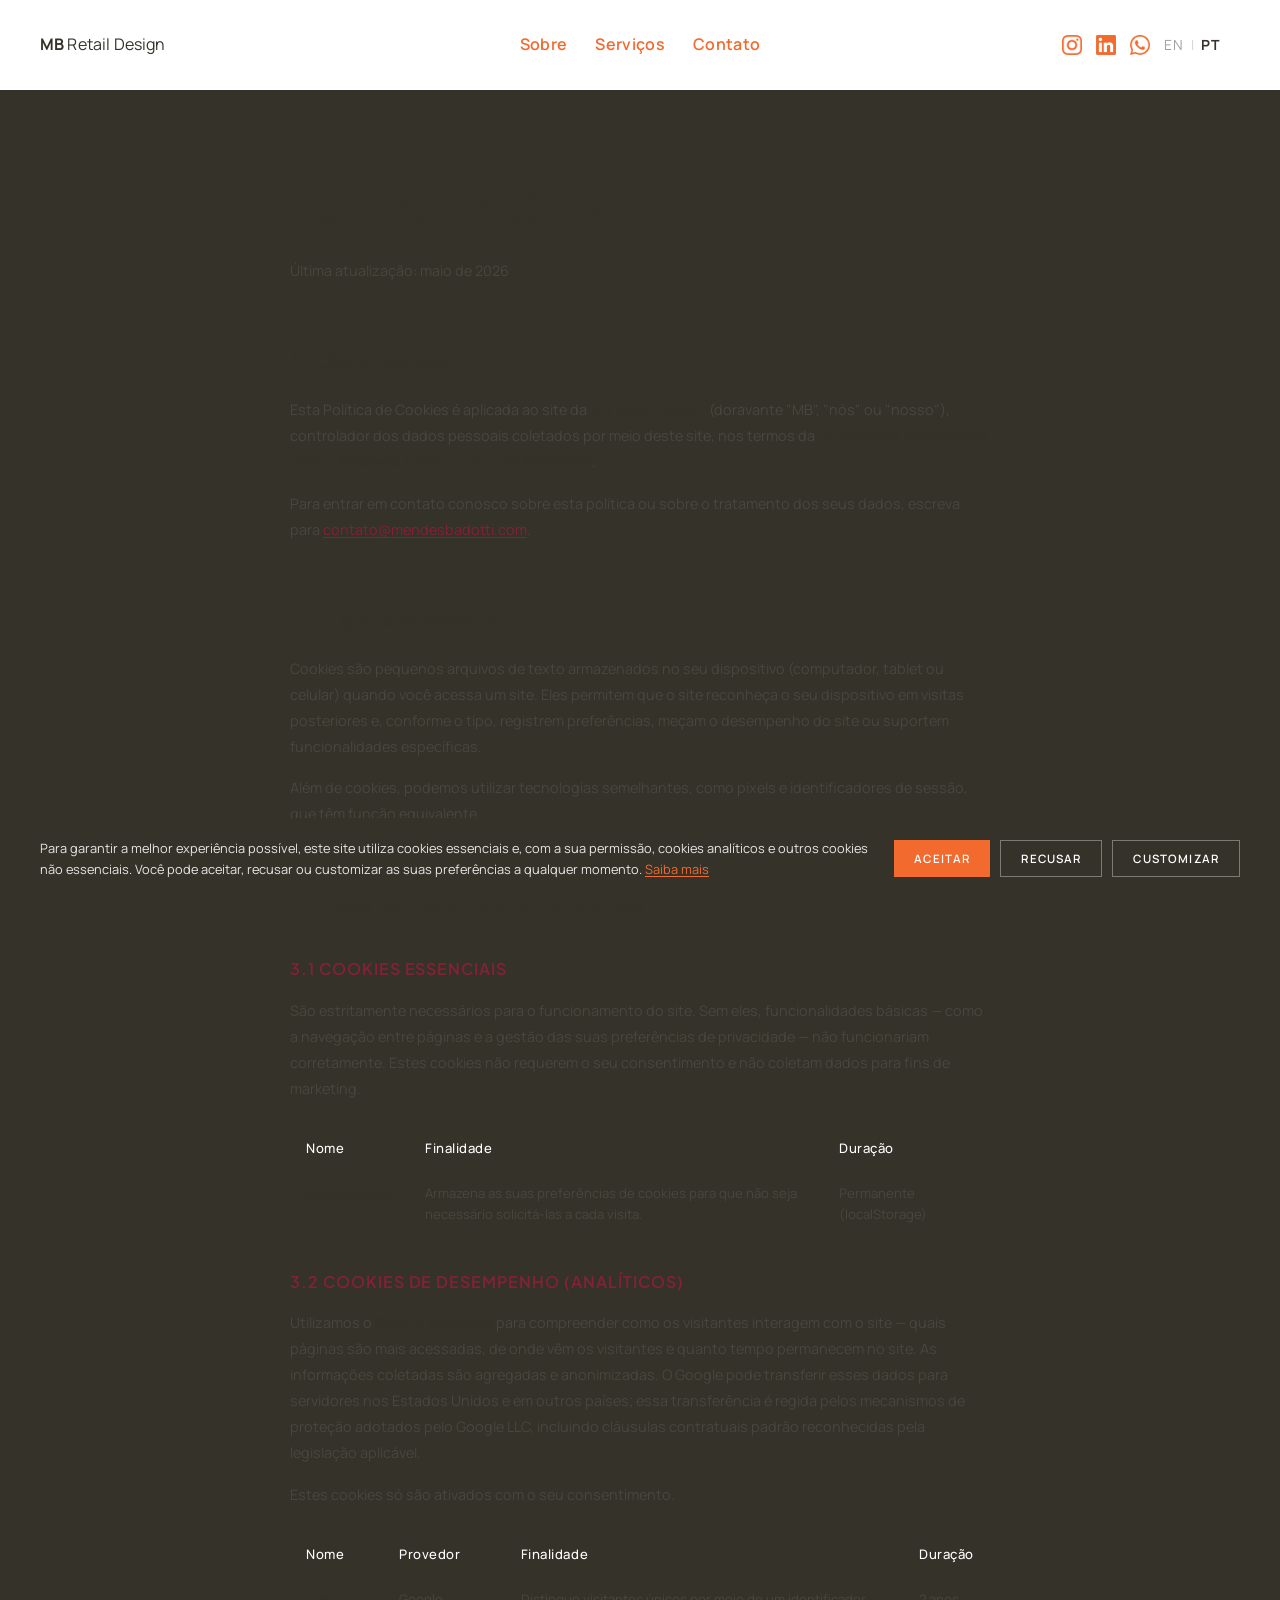
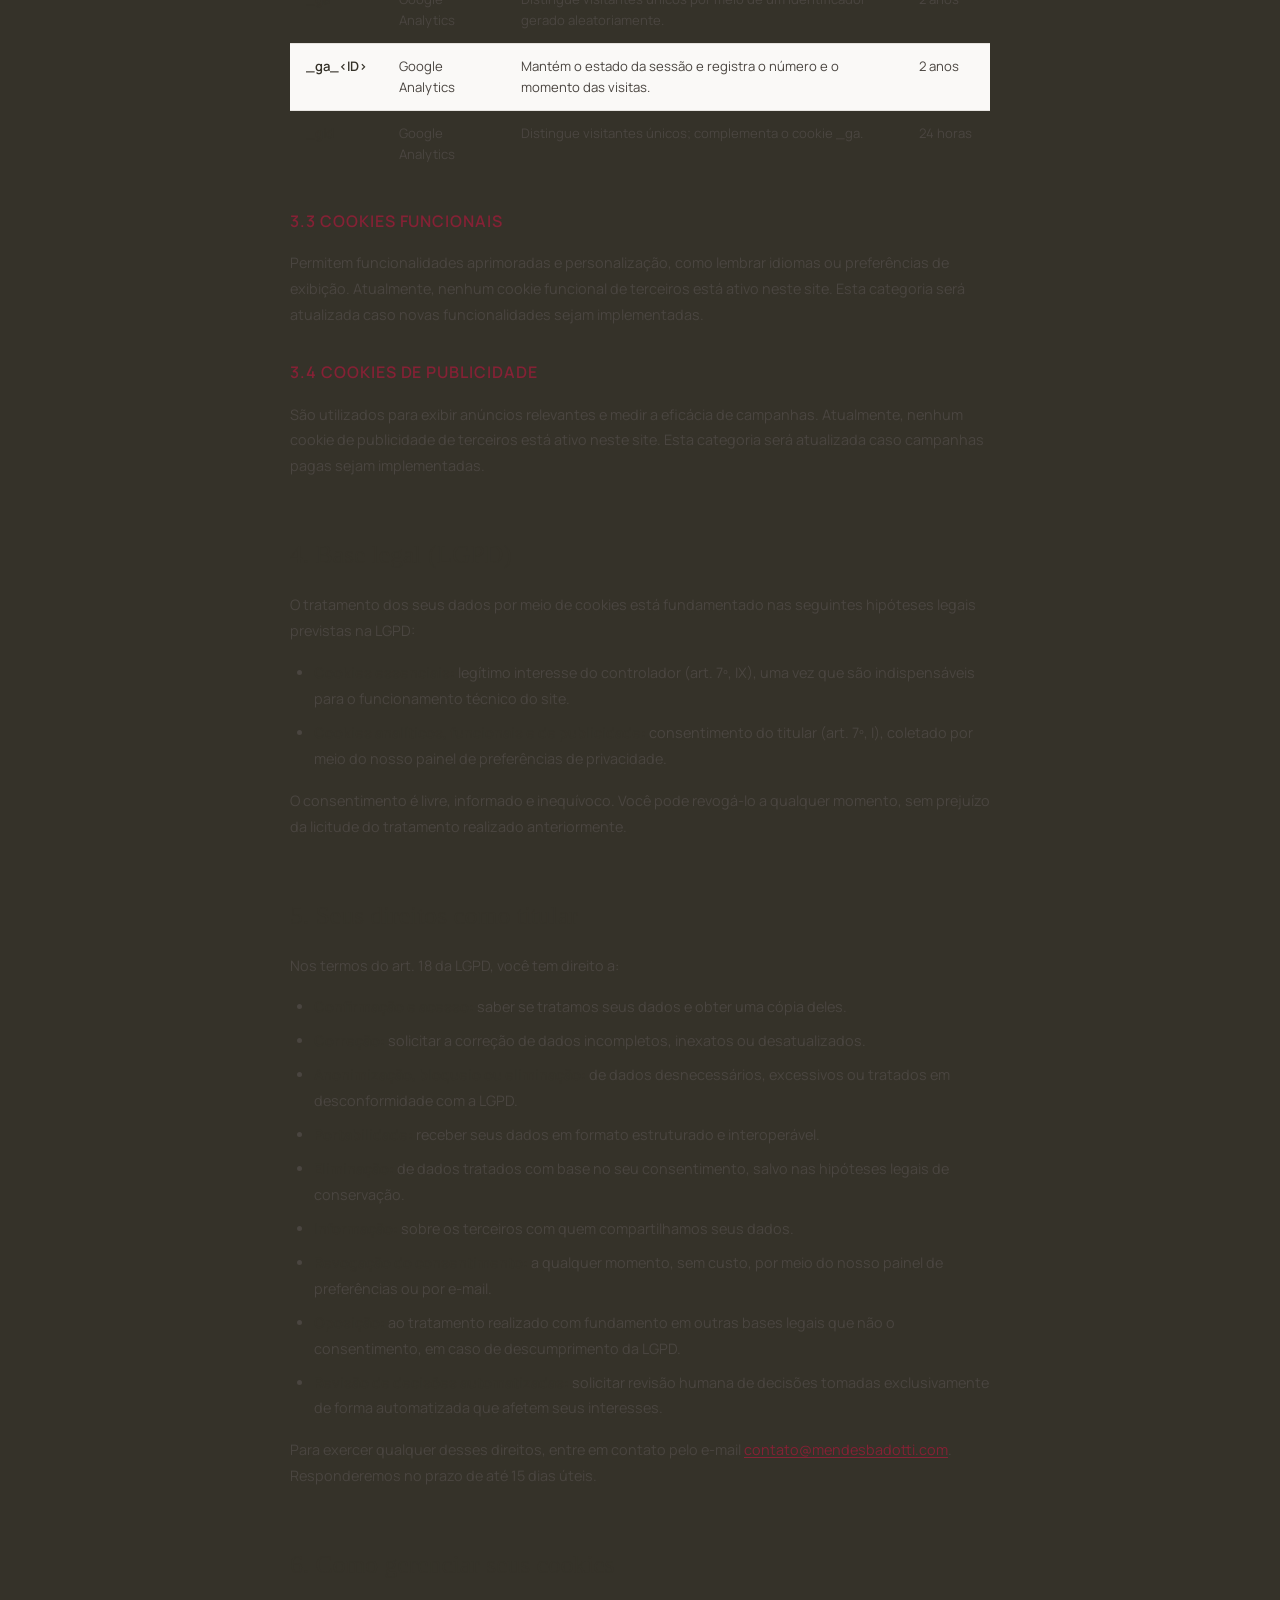
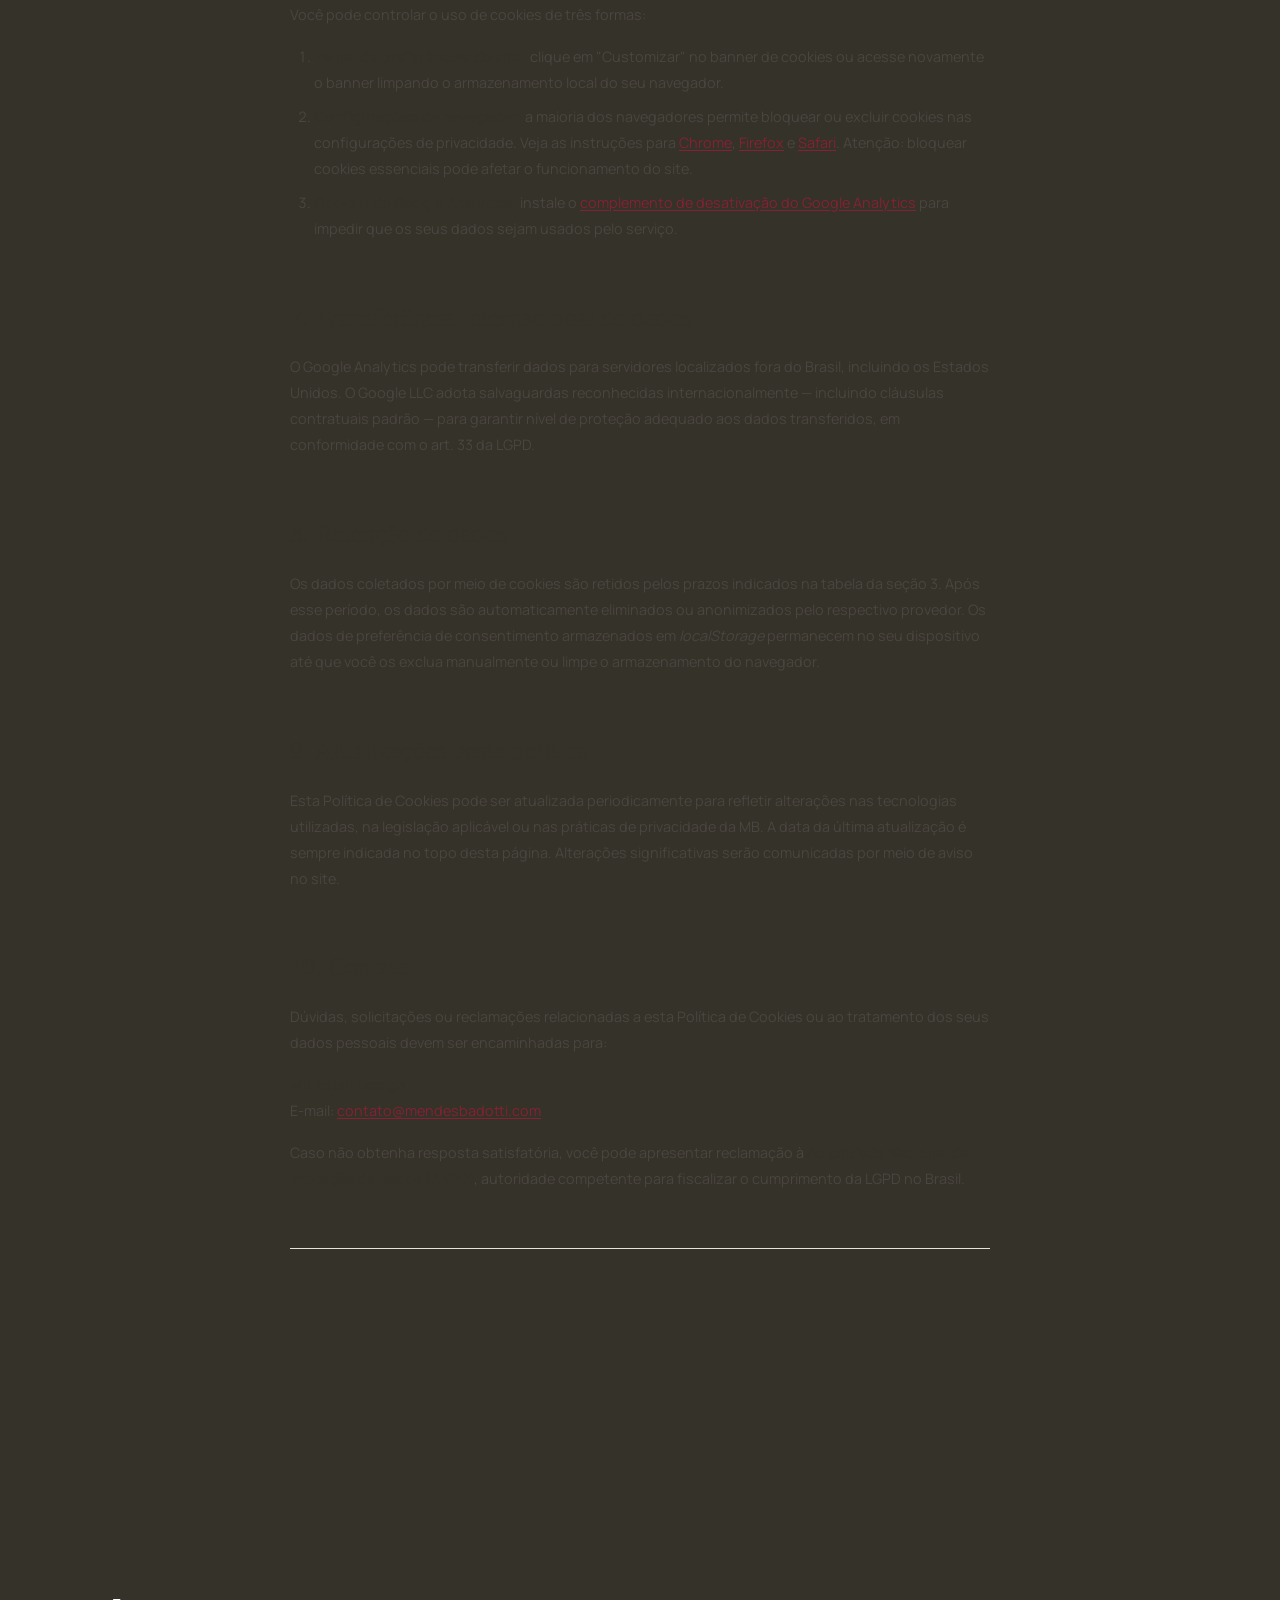
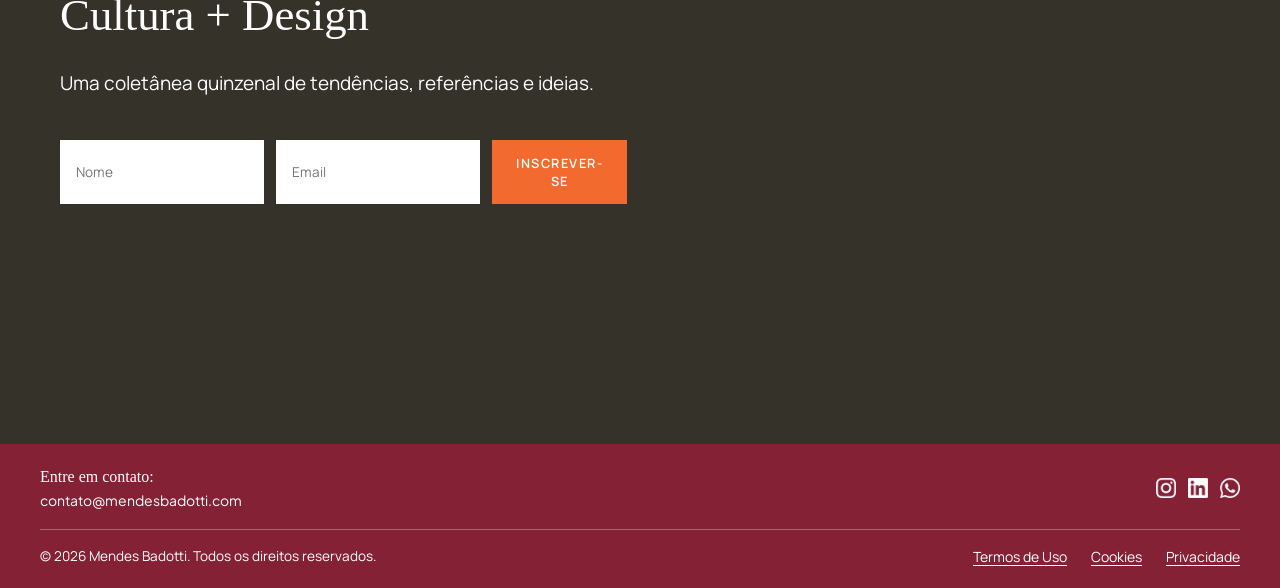
<file: cookie.html>
<!DOCTYPE html>
<html lang="pt-BR">

<head>
    <meta charset="UTF-8">
    <meta name="viewport" content="width=device-width, initial-scale=1.0">
    <title>Política de Cookies — MB Retail Design</title>
    <meta name="description" content="Política de Cookies da MB Retail Design, em conformidade com a Lei Geral de Proteção de Dados (LGPD)." />
    <meta name="robots" content="noindex, follow">

    <!-- Fonts -->
    <link rel="preconnect" href="https://fonts.googleapis.com">
    <link rel="preconnect" href="https://fonts.gstatic.com" crossorigin>
    <link href="https://fonts.googleapis.com/css2?family=DM+Sans:ital,opsz,wght@0,9..40,100..1000;1,9..40,100..1000&family=Manrope:wght@200..800&family=Montserrat+Alternates:ital,wght@0,100;0,200;0,300;0,400;0,500;0,600;0,700;0,800;0,900;1,100;1,200;1,300;1,400;1,500;1,600;1,700;1,800;1,900&family=Montserrat:ital,wght@0,100..900;1,100..900&family=Plus+Jakarta+Sans:ital,wght@0,200..800;1,200..800&display=swap" rel="stylesheet">

    <link rel="stylesheet" href="./style.css">
    <style>
        .policy-page {
            max-width: 780px;
            margin: 0 auto;
            padding: 80px 40px 100px;
        }

        .policy-page h1 {
            font-family: 'Sorts Mill Goudy', Georgia, serif;
            font-size: clamp(2rem, 4vw, 3rem);
            font-weight: 400;
            color: #353229;
            margin-bottom: 12px;
        }

        .policy-updated {
            font-family: "Manrope", sans-serif; 
            font-size: 0.8rem;
            color: #888;
            margin-bottom: 56px;
        }

        .policy-page h2 {
            font-family: 'Sorts Mill Goudy', Georgia, serif;
            font-size: clamp(1.2rem, 2.5vw, 1.6rem);
            font-weight: 400;
            color: #353229;
            margin-top: 56px;
            margin-bottom: 16px;
        }

        .policy-page p,
        .policy-page li {
            font-family: "Manrope", sans-serif; 
            font-size: 0.9rem;
            color: #4a4540;
            line-height: 1.8;
            margin-bottom: 16px;
        }

        .policy-page ul,
        .policy-page ol {
            padding-left: 24px;
            margin-bottom: 16px;
        }

        .policy-page li {
            margin-bottom: 8px;
        }

        .policy-page a {
            color: #852135;
            text-decoration: underline;
            text-underline-offset: 2px;
        }

        .policy-page strong {
            color: #353229;
            font-weight: 600;
        }

        .cookie-table-wrapper {
            overflow-x: auto;
            margin: 24px 0;
        }

        .cookie-table {
            width: 100%;
            border-collapse: collapse;
            font-family: "Manrope", sans-serif; 
            font-size: 0.82rem;
            color: #4a4540;
        }

        .cookie-table th {
            background-color: #353229;
            color: #fff;
            text-align: left;
            padding: 12px 16px;
            font-weight: 500;
            letter-spacing: 0.04em;
        }

        .cookie-table td {
            padding: 12px 16px;
            border-bottom: 1px solid #e5e2de;
            vertical-align: top;
            line-height: 1.6;
        }

        .cookie-table tr:last-child td {
            border-bottom: none;
        }

        .cookie-table tr:nth-child(even) td {
            background-color: #faf9f7;
        }

        .policy-divider {
            border: none;
            border-top: 1px solid #e5e2de;
            margin: 56px 0 0;
        }

        @media (max-width: 767px) {
            .policy-page {
                padding: 48px 24px 80px;
            }
        }
    </style>
</head>

<!-- Google tag (gtag.js) -->
<script async src="https://www.googletagmanager.com/gtag/js?id=G-F2W4Z259ZB"></script>
<script>
    window.dataLayer = window.dataLayer || [];
    function gtag(){dataLayer.push(arguments);}
    gtag('js', new Date());

    gtag('config', 'G-F2W4Z259ZB');
</script>

<body>

    <!-- Navigation Bar -->
    <header>
        <nav class="navbar">
            <div class="logo">
                <a href="./index.html"><strong>MB</strong> Retail Design</a>
            </div>

            <div class="menu">
                <a href="./index.html#sobre">Sobre</a>
                <a href="./index.html#servicos">Serviços</a>
                <a href="./contato.html">Contato</a>
            </div>

            <div class="social-icons">
                <a href="https://www.instagram.com/mbretaildesign/" target="_blank" aria-label="Instagram">
                    <img src="images/instagram-icon.svg" alt="Instagram">
                </a>
                <a href="#" target="_blank" aria-label="LinkedIn">
                    <img src="images/linkedin-icon.svg" alt="LinkedIn">
                </a>
                <a href="https://wa.me/5541988207628" target="_blank" aria-label="WhatsApp">
                    <img src="images/whatsapp-icon.png" alt="WhatsApp">
                </a>
                <div class="lang-switcher">
                    <a href="./en/cookies.html" class="lang-link">EN</a>
                    <span class="lang-sep">|</span>
                    <span class="lang-current">PT</span>
                </div>
                <div class="burger-menu" onclick="toggleMenu()">&#9776;</div>
            </div>
        </nav>

        <div id="mobile-menu" class="mobile-menu">
            <a href="./index.html#sobre" onclick="closeMenu()">Sobre</a>
            <a href="./index.html#servicos" onclick="closeMenu()">Serviços</a>
            <a href="./contato.html" onclick="closeMenu()">Contato</a>
            <div class="mobile-menu-social">
                <a href="https://www.instagram.com/mbretaildesign/" target="_blank" aria-label="Instagram">
                    <img src="images/instagram-icon.svg" alt="Instagram">
                </a>
                <a href="#" target="_blank" aria-label="LinkedIn">
                    <img src="images/linkedin-icon.svg" alt="LinkedIn">
                </a>
                <a href="https://wa.me/5541988207628" target="_blank" aria-label="WhatsApp">
                    <img src="images/whatsapp-icon.png" alt="WhatsApp">
                </a>
            </div>
        </div>
    </header>

    <main class="policy-page" id="cookie-policy">

        <h1>Política de Cookies</h1>
        <p class="policy-updated">Última atualização: maio de 2026</p>

        <!-- 1. Quem somos -->
        <h2>1. Quem somos</h2>
        <p>Esta Política de Cookies é aplicada ao site da <strong>MB Retail Design</strong> (doravante "MB", "nós" ou "nosso"), controlador dos dados pessoais coletados por meio deste site, nos termos da <strong>Lei Geral de Proteção de Dados Pessoais (LGPD — Lei nº 13.709/2018)</strong>.</p>
        <p>Para entrar em contato conosco sobre esta política ou sobre o tratamento dos seus dados, escreva para <a href="mailto:contato@mendesbadotti.com">contato@mendesbadotti.com</a>.</p>

        <!-- 2. O que são cookies -->
        <h2>2. O que são cookies</h2>
        <p>Cookies são pequenos arquivos de texto armazenados no seu dispositivo (computador, tablet ou celular) quando você acessa um site. Eles permitem que o site reconheça o seu dispositivo em visitas posteriores e, conforme o tipo, registrem preferências, meçam o desempenho do site ou suportem funcionalidades específicas.</p>
        <p>Além de cookies, podemos utilizar tecnologias semelhantes, como pixels e identificadores de sessão, que têm função equivalente.</p>

        <!-- 3. Tipos de cookies -->
        <h2>3. Tipos de cookies que utilizamos</h2>

        <h2 style="font-size:1rem; margin-top:32px; font-family:'Plus Jakarta Sans',sans-serif; font-weight:600; letter-spacing:0.06em; text-transform:uppercase; color:#852135;">3.1 Cookies Essenciais</h2>
        <p>São estritamente necessários para o funcionamento do site. Sem eles, funcionalidades básicas — como a navegação entre páginas e a gestão das suas preferências de privacidade — não funcionariam corretamente. Estes cookies não requerem o seu consentimento e não coletam dados para fins de marketing.</p>

        <div class="cookie-table-wrapper">
            <table class="cookie-table">
                <thead>
                    <tr>
                        <th>Nome</th>
                        <th>Finalidade</th>
                        <th>Duração</th>
                    </tr>
                </thead>
                <tbody>
                    <tr>
                        <td><strong>consentMode</strong></td>
                        <td>Armazena as suas preferências de cookies para que não seja necessário solicitá-las a cada visita.</td>
                        <td>Permanente (localStorage)</td>
                    </tr>
                </tbody>
            </table>
        </div>

        <h2 style="font-size:1rem; margin-top:32px; font-family:'Plus Jakarta Sans',sans-serif; font-weight:600; letter-spacing:0.06em; text-transform:uppercase; color:#852135;">3.2 Cookies de Desempenho (Analíticos)</h2>
        <p>Utilizamos o <strong>Google Analytics</strong> para compreender como os visitantes interagem com o site — quais páginas são mais acessadas, de onde vêm os visitantes e quanto tempo permanecem no site. As informações coletadas são agregadas e anonimizadas. O Google pode transferir esses dados para servidores nos Estados Unidos e em outros países; essa transferência é regida pelos mecanismos de proteção adotados pelo Google LLC, incluindo cláusulas contratuais padrão reconhecidas pela legislação aplicável.</p>
        <p>Estes cookies só são ativados com o seu consentimento.</p>

        <div class="cookie-table-wrapper">
            <table class="cookie-table">
                <thead>
                    <tr>
                        <th>Nome</th>
                        <th>Provedor</th>
                        <th>Finalidade</th>
                        <th>Duração</th>
                    </tr>
                </thead>
                <tbody>
                    <tr>
                        <td><strong>_ga</strong></td>
                        <td>Google Analytics</td>
                        <td>Distingue visitantes únicos por meio de um identificador gerado aleatoriamente.</td>
                        <td>2 anos</td>
                    </tr>
                    <tr>
                        <td><strong>_ga_&lt;ID&gt;</strong></td>
                        <td>Google Analytics</td>
                        <td>Mantém o estado da sessão e registra o número e o momento das visitas.</td>
                        <td>2 anos</td>
                    </tr>
                    <tr>
                        <td><strong>_gid</strong></td>
                        <td>Google Analytics</td>
                        <td>Distingue visitantes únicos; complementa o cookie _ga.</td>
                        <td>24 horas</td>
                    </tr>
                </tbody>
            </table>
        </div>

        <h2 style="font-size:1rem; margin-top:32px; font-family: 'Manrope', sans-serif; font-weight:600; letter-spacing:0.06em; text-transform:uppercase; color:#852135;">3.3 Cookies Funcionais</h2>
        <p>Permitem funcionalidades aprimoradas e personalização, como lembrar idiomas ou preferências de exibição. Atualmente, nenhum cookie funcional de terceiros está ativo neste site. Esta categoria será atualizada caso novas funcionalidades sejam implementadas.</p>

        <h2 style="font-size:1rem; margin-top:32px; font-family:'Manrope', sans-serif; font-weight:600; letter-spacing:0.06em; text-transform:uppercase; color:#852135;">3.4 Cookies de Publicidade</h2>
        <p>São utilizados para exibir anúncios relevantes e medir a eficácia de campanhas. Atualmente, nenhum cookie de publicidade de terceiros está ativo neste site. Esta categoria será atualizada caso campanhas pagas sejam implementadas.</p>

        <!-- 4. Base legal -->
        <h2>4. Base legal (LGPD)</h2>
        <p>O tratamento dos seus dados por meio de cookies está fundamentado nas seguintes hipóteses legais previstas na LGPD:</p>
        <ul>
            <li><strong>Cookies essenciais:</strong> legítimo interesse do controlador (art. 7º, IX), uma vez que são indispensáveis para o funcionamento técnico do site.</li>
            <li><strong>Cookies analíticos, funcionais e de publicidade:</strong> consentimento do titular (art. 7º, I), coletado por meio do nosso painel de preferências de privacidade.</li>
        </ul>
        <p>O consentimento é livre, informado e inequívoco. Você pode revogá-lo a qualquer momento, sem prejuízo da licitude do tratamento realizado anteriormente.</p>

        <!-- 5. Seus direitos -->
        <h2>5. Seus direitos como titular</h2>
        <p>Nos termos do art. 18 da LGPD, você tem direito a:</p>
        <ul>
            <li><strong>Confirmação e acesso:</strong> saber se tratamos seus dados e obter uma cópia deles.</li>
            <li><strong>Correção:</strong> solicitar a correção de dados incompletos, inexatos ou desatualizados.</li>
            <li><strong>Anonimização, bloqueio ou eliminação:</strong> de dados desnecessários, excessivos ou tratados em desconformidade com a LGPD.</li>
            <li><strong>Portabilidade:</strong> receber seus dados em formato estruturado e interoperável.</li>
            <li><strong>Eliminação:</strong> de dados tratados com base no seu consentimento, salvo nas hipóteses legais de conservação.</li>
            <li><strong>Informação:</strong> sobre os terceiros com quem compartilhamos seus dados.</li>
            <li><strong>Revogação do consentimento:</strong> a qualquer momento, sem custo, por meio do nosso painel de preferências ou por e-mail.</li>
            <li><strong>Oposição:</strong> ao tratamento realizado com fundamento em outras bases legais que não o consentimento, em caso de descumprimento da LGPD.</li>
            <li><strong>Revisão de decisões automatizadas:</strong> solicitar revisão humana de decisões tomadas exclusivamente de forma automatizada que afetem seus interesses.</li>
        </ul>
        <p>Para exercer qualquer desses direitos, entre em contato pelo e-mail <a href="mailto:contato@mendesbadotti.com">contato@mendesbadotti.com</a>. Responderemos no prazo de até 15 dias úteis.</p>

        <!-- 6. Gerenciar cookies -->
        <h2>6. Como gerenciar seus cookies</h2>
        <p>Você pode controlar o uso de cookies de três formas:</p>
        <ol>
            <li><strong>Painel de preferências do site:</strong> clique em "Customizar" no banner de cookies ou acesse novamente o banner limpando o armazenamento local do seu navegador.</li>
            <li><strong>Configurações do navegador:</strong> a maioria dos navegadores permite bloquear ou excluir cookies nas configurações de privacidade. Veja as instruções para <a href="https://support.google.com/chrome/answer/95647" target="_blank" rel="noopener">Chrome</a>, <a href="https://support.mozilla.org/pt-BR/kb/ative-e-desative-os-cookies-que-os-sites-usam" target="_blank" rel="noopener">Firefox</a> e <a href="https://support.apple.com/pt-br/guide/safari/sfri11471/mac" target="_blank" rel="noopener">Safari</a>. Atenção: bloquear cookies essenciais pode afetar o funcionamento do site.</li>
            <li><strong>Opt-out do Google Analytics:</strong> instale o <a href="https://tools.google.com/dlpage/gaoptout" target="_blank" rel="noopener">complemento de desativação do Google Analytics</a> para impedir que os seus dados sejam usados pelo serviço.</li>
        </ol>

        <!-- 7. Transferência internacional -->
        <h2>7. Transferência internacional de dados</h2>
        <p>O Google Analytics pode transferir dados para servidores localizados fora do Brasil, incluindo os Estados Unidos. O Google LLC adota salvaguardas reconhecidas internacionalmente — incluindo cláusulas contratuais padrão — para garantir nível de proteção adequado aos dados transferidos, em conformidade com o art. 33 da LGPD.</p>

        <!-- 8. Retenção -->
        <h2>8. Retenção de dados</h2>
        <p>Os dados coletados por meio de cookies são retidos pelos prazos indicados na tabela da seção 3. Após esse período, os dados são automaticamente eliminados ou anonimizados pelo respectivo provedor. Os dados de preferência de consentimento armazenados em <em>localStorage</em> permanecem no seu dispositivo até que você os exclua manualmente ou limpe o armazenamento do navegador.</p>

        <!-- 9. Atualizações -->
        <h2>9. Atualizações desta política</h2>
        <p>Esta Política de Cookies pode ser atualizada periodicamente para refletir alterações nas tecnologias utilizadas, na legislação aplicável ou nas práticas de privacidade da MB. A data da última atualização é sempre indicada no topo desta página. Alterações significativas serão comunicadas por meio de aviso no site.</p>

        <!-- 10. Contato -->
        <h2>10. Contato</h2>
        <p>Dúvidas, solicitações ou reclamações relacionadas a esta Política de Cookies ou ao tratamento dos seus dados pessoais devem ser encaminhadas para:</p>
        <p>
            <strong>MB Retail Design</strong><br>
            E-mail: <a href="mailto:contato@mendesbadotti.com">contato@mendesbadotti.com</a>
        </p>
        <p>Caso não obtenha resposta satisfatória, você pode apresentar reclamação à <strong>Autoridade Nacional de Proteção de Dados (ANPD)</strong>, autoridade competente para fiscalizar o cumprimento da LGPD no Brasil.</p>

        <hr class="policy-divider">

    </main>

    <div class="page-end">

    <!-- Newsletter Section -->
    <section class="newsletter-section" id="contato">

        <div class="newsletter-left">
            <h2 class="newsletter-title">Cultura + Design </h2>
            <p class="newsletter-subtitle">Uma coletânea quinzenal de tendências, referências e ideias.</p>
            <form class="newsletter-form" onsubmit="subscribeNewsletter(event)">
                <input type="text" placeholder="Nome" class="newsletter-input">
                <input type="email" placeholder="Email" class="newsletter-input" required>
                <button type="submit" class="newsletter-btn">INSCREVER-SE</button>
            </form>
        </div>

        <div class="newsletter-right">
            <!-- Add image here -->
        </div>

    </section>

    <!-- Footer -->
    <footer class="site-footer">
        <div class="footer-top">
            <div class="footer-contact">
                <span><strong>Entre em contato:</strong><br><a href="mailto:contato@mendesbadotti.com">contato@mendesbadotti.com</a></span>
            </div>
            <div class="footer-social">
                <a href="https://www.instagram.com/mbretaildesign/" target="_blank" aria-label="Instagram">
                    <img src="images/instagram-icon-white.svg" alt="Instagram">
                </a>
                <a href="#" target="_blank" aria-label="LinkedIn">
                    <img src="images/linkedin-icon-white.svg" alt="LinkedIn">
                </a>
                <a href="https://wa.me/5541988207628" target="_blank" aria-label="WhatsApp">
                    <img src="images/whatsapp-icon-white.png" alt="WhatsApp">
                </a>
            </div>
        </div>
        <hr class="footer-divider">
        <div class="footer-bottom">
            <p>© 2026 Mendes Badotti. Todos os direitos reservados.</p>
            <div class="footer-links">
                <a href="./termos.html">Termos de Uso</a>
                <a href="./cookie.html">Cookies</a>
                <a href="./privacidade.html">Privacidade</a>
            </div>
        </div>
    </footer>

    </div><!-- /.page-end -->

    <!-- Cookie Banner -->
    <div id="cookie-banner" class="cookie-banner">
        <p>Para garantir a melhor experiência possível, este site utiliza cookies essenciais e, com a sua permissão, cookies analíticos e outros cookies não essenciais. Você pode aceitar, recusar ou customizar as suas preferências a qualquer momento.
            <a href="./cookie.html" target="_blank">Saiba mais</a>
        </p>
        <div class="cookie-buttons">
            <button id="accept-all">Aceitar</button>
            <button id="decline-all">Recusar</button>
            <button id="customise">Customizar</button>
        </div>
    </div>

    <!-- Preference Modal -->
    <div id="preference-modal">
        <div class="preference-box">
            <h2>Preferências de Privacidade</h2>
            <ul>
                <li>
                    <label for="strictly-necessary">Cookies essenciais</label>
                    <input type="checkbox" checked disabled id="strictly-necessary">
                </li>
                <li>
                    <label for="performance">Cookies de desempenho</label>
                    <input type="checkbox" id="performance">
                </li>
                <li>
                    <label for="functional">Cookies funcionais</label>
                    <input type="checkbox" id="functional">
                </li>
                <li>
                    <label for="targeting">Cookies de publicidade</label>
                    <input type="checkbox" id="targeting">
                </li>
            </ul>
            <a href="./cookie.html#cookie-policy" target="_blank">Saiba mais sobre nossa política de cookies</a>
            <div class="buttons-modal">
                <button id="save-preferences">Salvar Preferências</button>
                <button id="preference-accept-all">Aceitar Todos</button>
            </div>
        </div>
    </div>

    <script src="./script.js"></script>
</body>

</html>
</file>
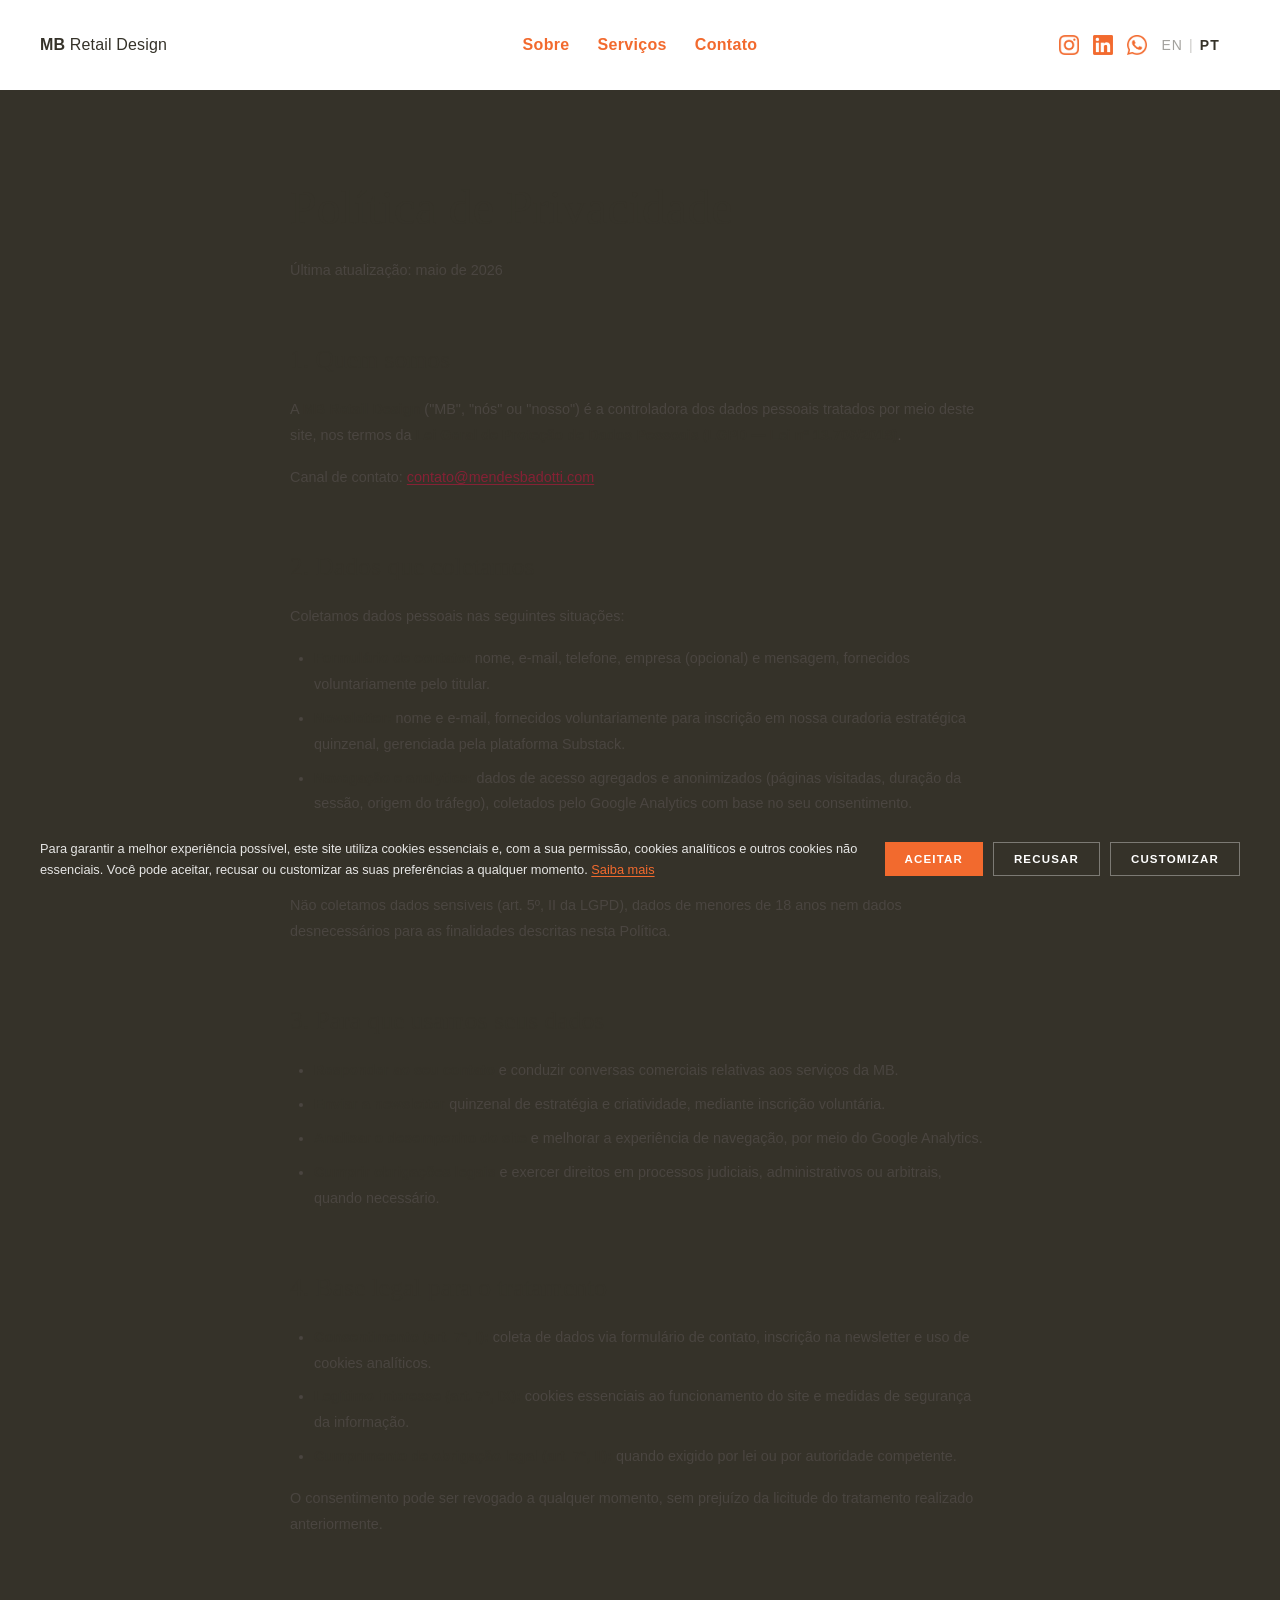
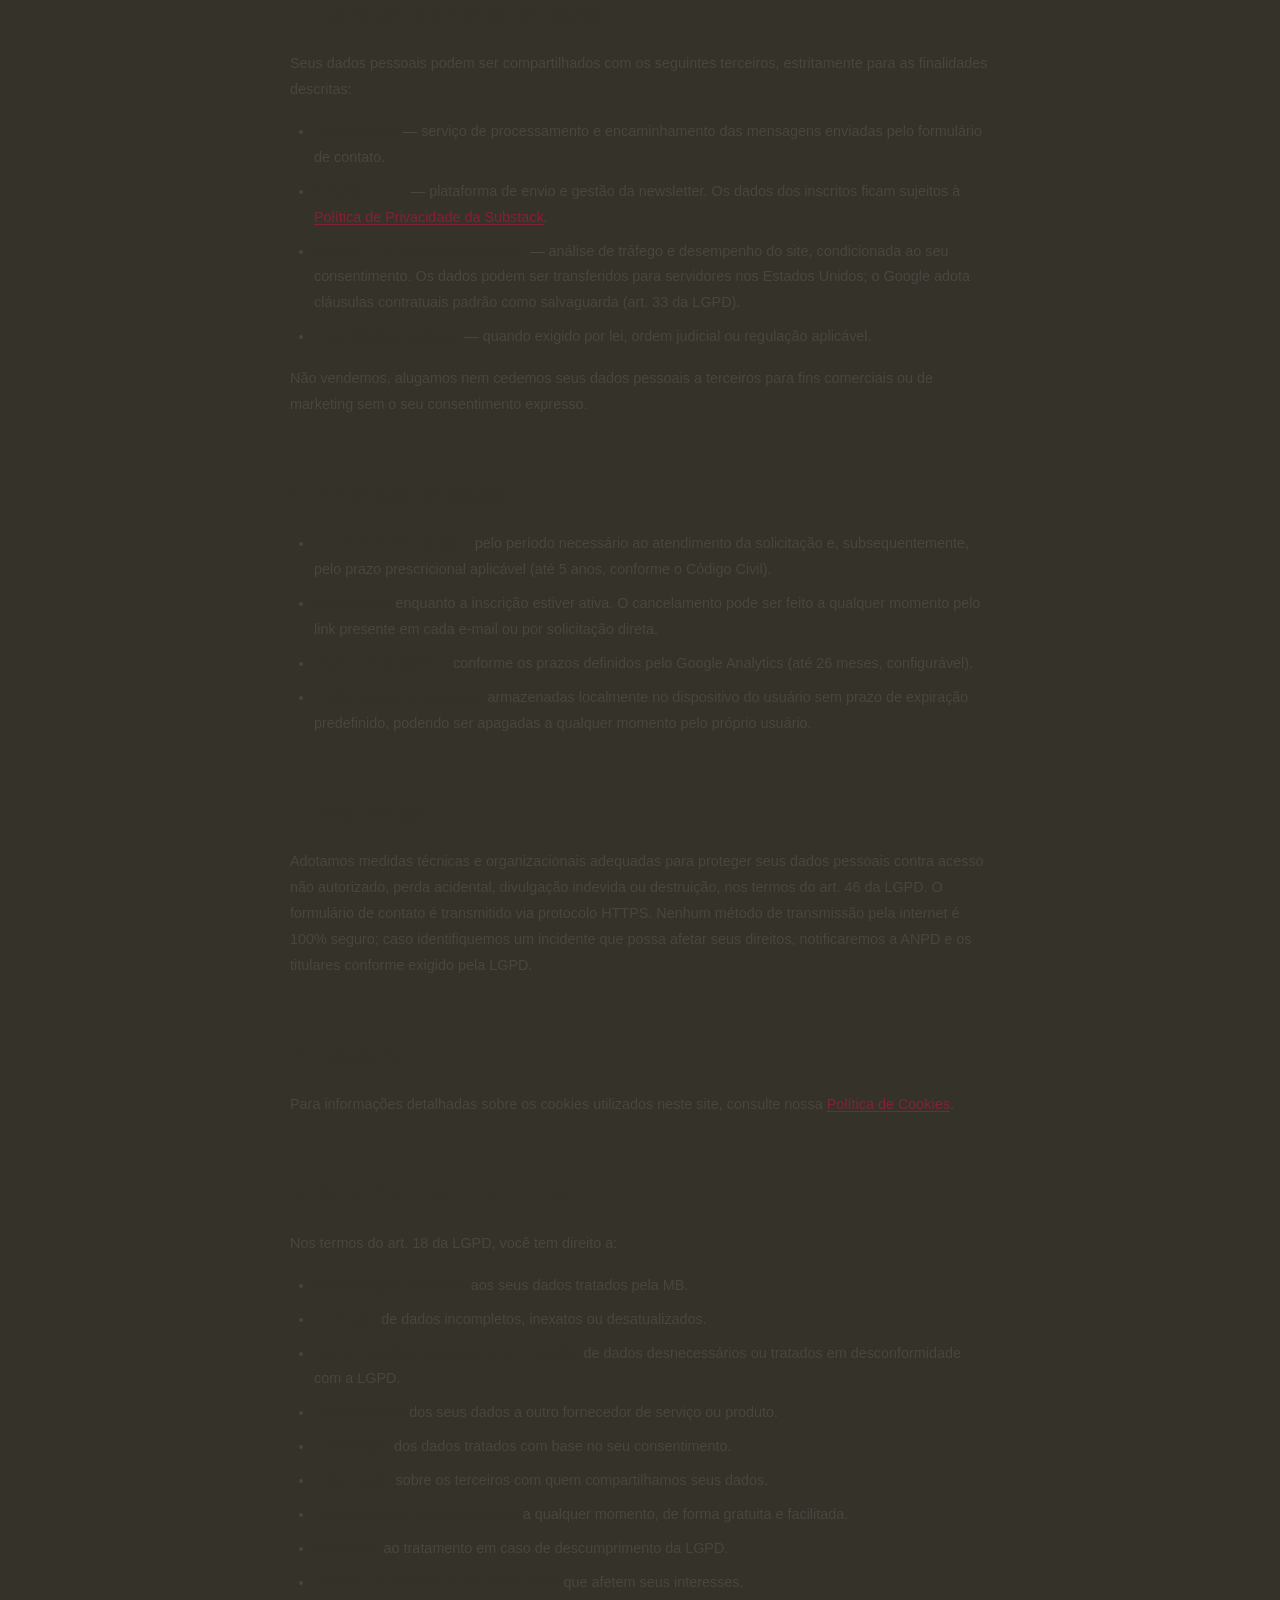
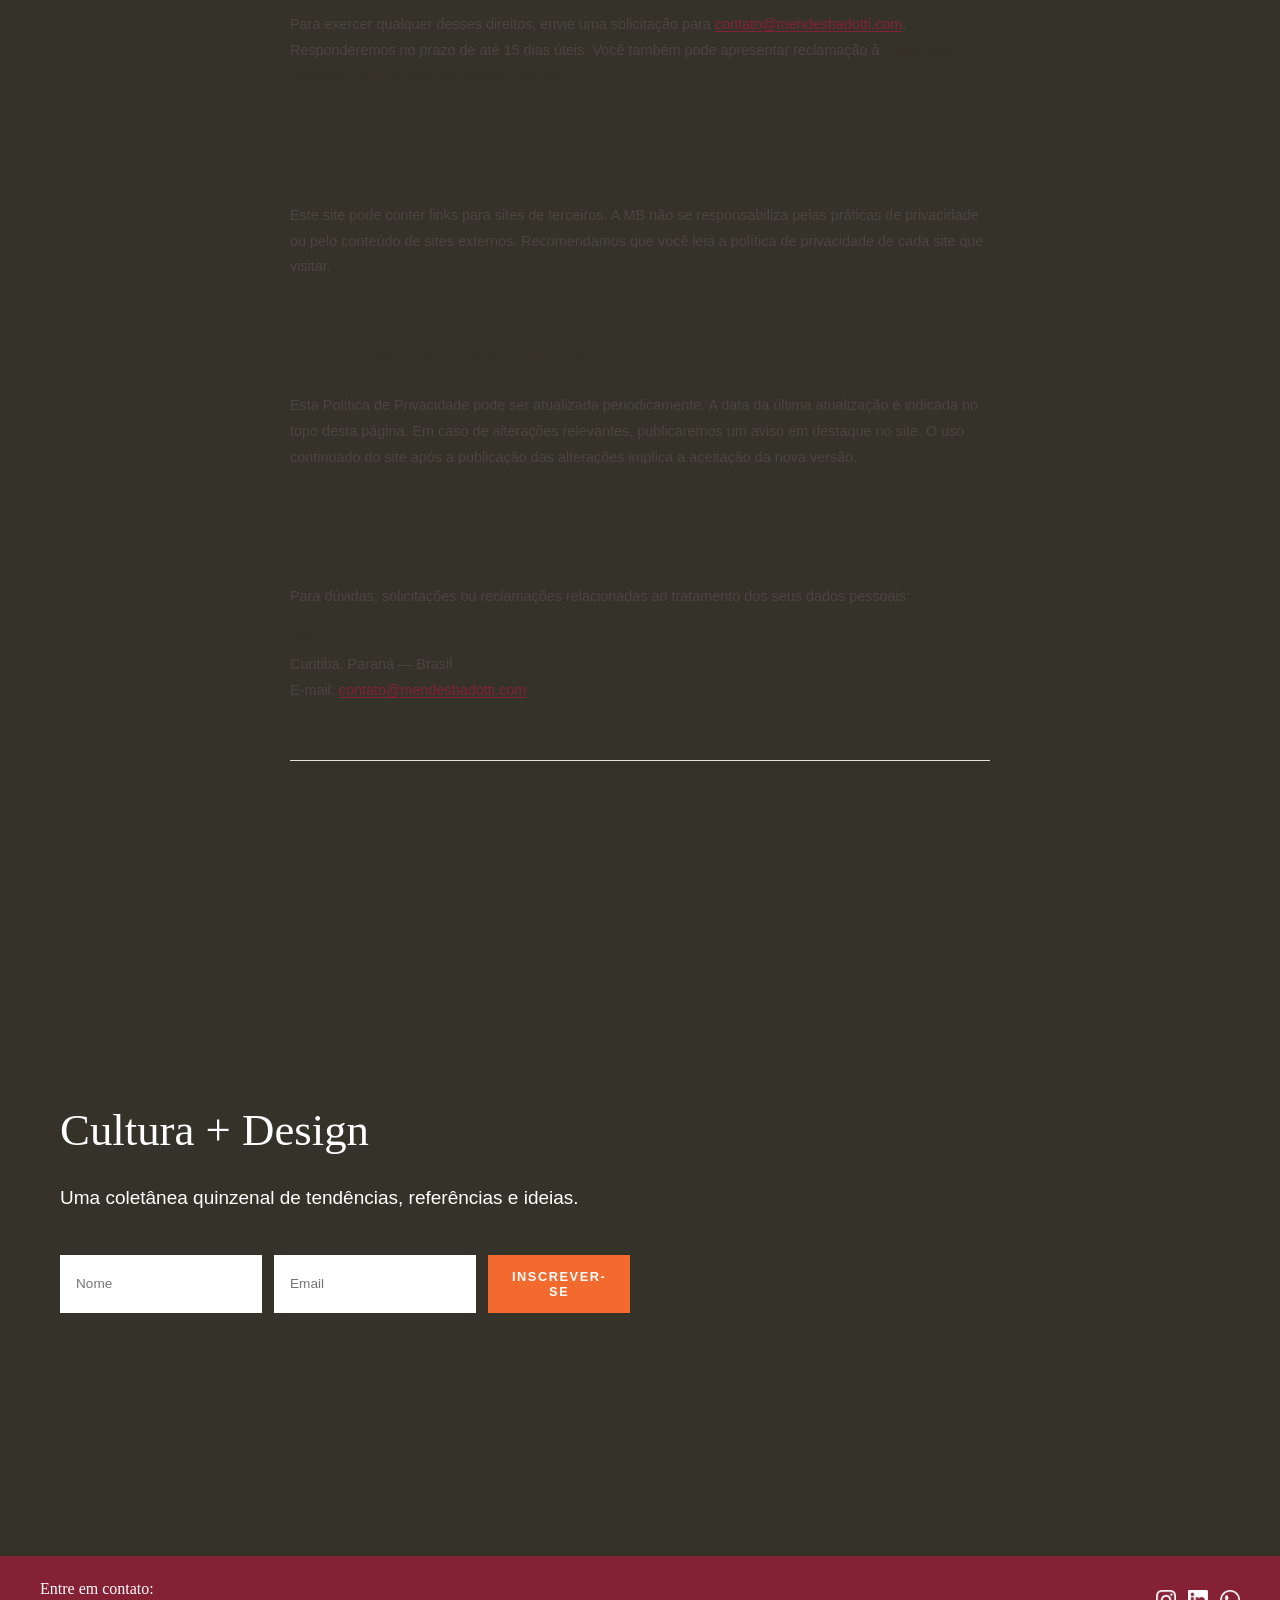
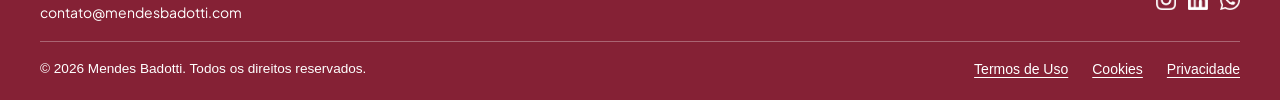
<file: privacidade.html>
<!DOCTYPE html>
<html lang="pt-BR">

<head>
    <meta charset="UTF-8">
    <meta name="viewport" content="width=device-width, initial-scale=1.0">
    <title>Política de Privacidade — MB Retail Design</title>
    <meta name="description" content="Política de Privacidade da MB Retail Design, em conformidade com a Lei Geral de Proteção de Dados (LGPD)." />
    <meta name="robots" content="noindex, follow">

    <!-- Fonts -->
    <link rel="preconnect" href="https://fonts.googleapis.com">
    <link rel="preconnect" href="https://fonts.gstatic.com" crossorigin>
    <link href="https://fonts.googleapis.com/css2?family=Alata&family=Cal+Sans&family=DM+Sans:ital,opsz,wght@0,9..40,100..1000;1,9..40,100..1000&family=Figtree:ital,wght@0,300..900;1,300..900&family=Montserrat+Alternates:ital,wght@0,100;0,200;0,300;0,400;0,500;0,600;0,700;0,800;0,900;1,100;1,200;1,300;1,400;1,500;1,600;1,700;1,800;1,900&family=Montserrat:ital,wght@0,100..900;1,100..900&family=Plus+Jakarta+Sans:ital,wght@0,200..800;1,200..800&display=swap" rel="stylesheet">

    <link rel="stylesheet" href="./style.css">
    <style>
        .policy-page {
            max-width: 780px;
            margin: 0 auto;
            padding: 80px 40px 100px;
        }

        .policy-page h1 {
            font-family: 'Sorts Mill Goudy', Georgia, serif;
            font-size: clamp(2rem, 4vw, 3rem);
            font-weight: 400;
            color: #353229;
            margin-bottom: 12px;
        }

        .policy-updated {
            font-family: "Manrope", sans-serif;
            font-size: 0.8rem;
            color: #888;
            margin-bottom: 56px;
        }

        .policy-page h2 {
            font-family: 'Sorts Mill Goudy', Georgia, serif;
            font-size: clamp(1.2rem, 2.5vw, 1.6rem);
            font-weight: 400;
            color: #353229;
            margin-top: 56px;
            margin-bottom: 16px;
        }

        .policy-page p,
        .policy-page li {
            font-family: "Manrope", sans-serif;
            font-size: 0.9rem;
            color: #4a4540;
            line-height: 1.8;
            margin-bottom: 16px;
        }

        .policy-page ul,
        .policy-page ol {
            padding-left: 24px;
            margin-bottom: 16px;
        }

        .policy-page li {
            margin-bottom: 8px;
        }

        .policy-page a {
            color: #852135;
            text-decoration: underline;
            text-underline-offset: 2px;
        }

        .policy-page strong {
            color: #353229;
            font-weight: 600;
        }

        .policy-divider {
            border: none;
            border-top: 1px solid #e5e2de;
            margin: 56px 0 0;
        }

        @media (max-width: 767px) {
            .policy-page {
                padding: 48px 24px 80px;
            }
        }
    </style>
</head>

<body>

    <!-- Navigation Bar -->
    <header>
        <nav class="navbar">
            <div class="logo">
                <a href="./index.html"><strong>MB</strong> Retail Design</a>
            </div>

            <div class="menu">
                <a href="./index.html#sobre">Sobre</a>
                <a href="./index.html#servicos">Serviços</a>
                <a href="./contato.html">Contato</a>
            </div>

            <div class="social-icons">
                <a href="https://www.instagram.com/mbretaildesign/" target="_blank" aria-label="Instagram">
                    <img src="images/instagram-icon.svg" alt="Instagram">
                </a>
                <a href="#" target="_blank" aria-label="LinkedIn">
                    <img src="images/linkedin-icon.svg" alt="LinkedIn">
                </a>
                <a href="https://wa.me/5541988207628" target="_blank" aria-label="WhatsApp">
                    <img src="images/whatsapp-icon.png" alt="WhatsApp">
                </a>
                <div class="lang-switcher">
                    <a href="./en/privacy.html" class="lang-link">EN</a>
                    <span class="lang-sep">|</span>
                    <span class="lang-current">PT</span>
                </div>
                <div class="burger-menu" onclick="toggleMenu()">&#9776;</div>
            </div>
        </nav>

        <div id="mobile-menu" class="mobile-menu">
            <a href="./index.html#sobre" onclick="closeMenu()">Sobre</a>
            <a href="./index.html#servicos" onclick="closeMenu()">Serviços</a>
            <a href="./contato.html" onclick="closeMenu()">Contato</a>
            <div class="mobile-menu-social">
                <a href="https://www.instagram.com/mbretaildesign/" target="_blank" aria-label="Instagram">
                    <img src="images/instagram-icon.svg" alt="Instagram">
                </a>
                <a href="#" target="_blank" aria-label="LinkedIn">
                    <img src="images/linkedin-icon.svg" alt="LinkedIn">
                </a>
                <a href="https://wa.me/5541988207628" target="_blank" aria-label="WhatsApp">
                    <img src="images/whatsapp-icon.png" alt="WhatsApp">
                </a>
            </div>
        </div>
    </header>

    <main class="policy-page" id="privacidade">

        <h1>Política de Privacidade</h1>
        <p class="policy-updated">Última atualização: maio de 2026</p>

        <h2>1. Quem somos</h2>
        <p>A <strong>MB Retail Design</strong> ("MB", "nós" ou "nosso") é a controladora dos dados pessoais tratados por meio deste site, nos termos da <strong>Lei Geral de Proteção de Dados Pessoais (LGPD — Lei nº 13.709/2018)</strong>.</p>
        <p>Canal de contato: <a href="mailto:contato@mendesbadotti.com">contato@mendesbadotti.com</a></p>

        <h2>2. Dados que coletamos</h2>
        <p>Coletamos dados pessoais nas seguintes situações:</p>
        <ul>
            <li><strong>Formulário de contato:</strong> nome, e-mail, telefone, empresa (opcional) e mensagem, fornecidos voluntariamente pelo titular.</li>
            <li><strong>Newsletter:</strong> nome e e-mail, fornecidos voluntariamente para inscrição em nossa curadoria estratégica quinzenal, gerenciada pela plataforma Substack.</li>
            <li><strong>Navegação e analytics:</strong> dados de acesso agregados e anonimizados (páginas visitadas, duração da sessão, origem do tráfego), coletados pelo Google Analytics com base no seu consentimento.</li>
            <li><strong>Preferências de privacidade:</strong> registro do seu consentimento ou recusa em relação ao uso de cookies, armazenado localmente no seu dispositivo.</li>
        </ul>
        <p>Não coletamos dados sensíveis (art. 5º, II da LGPD), dados de menores de 18 anos nem dados desnecessários para as finalidades descritas nesta Política.</p>

        <h2>3. Para que usamos seus dados</h2>
        <ul>
            <li><strong>Responder ao seu contato</strong> e conduzir conversas comerciais relativas aos serviços da MB.</li>
            <li><strong>Enviar a newsletter</strong> quinzenal de estratégia e criatividade, mediante inscrição voluntária.</li>
            <li><strong>Analisar o desempenho do site</strong> e melhorar a experiência de navegação, por meio do Google Analytics.</li>
            <li><strong>Cumprir obrigações legais</strong> e exercer direitos em processos judiciais, administrativos ou arbitrais, quando necessário.</li>
        </ul>

        <h2>4. Base legal para o tratamento</h2>
        <ul>
            <li><strong>Consentimento (art. 7º, I):</strong> coleta de dados via formulário de contato, inscrição na newsletter e uso de cookies analíticos.</li>
            <li><strong>Legítimo interesse (art. 7º, IX):</strong> cookies essenciais ao funcionamento do site e medidas de segurança da informação.</li>
            <li><strong>Cumprimento de obrigação legal (art. 7º, II):</strong> quando exigido por lei ou por autoridade competente.</li>
        </ul>
        <p>O consentimento pode ser revogado a qualquer momento, sem prejuízo da licitude do tratamento realizado anteriormente.</p>

        <h2>5. Compartilhamento de dados</h2>
        <p>Seus dados pessoais podem ser compartilhados com os seguintes terceiros, estritamente para as finalidades descritas:</p>
        <ul>
            <li><strong>FormSubmit</strong> — serviço de processamento e encaminhamento das mensagens enviadas pelo formulário de contato.</li>
            <li><strong>Substack Inc.</strong> — plataforma de envio e gestão da newsletter. Os dados dos inscritos ficam sujeitos à <a href="https://substack.com/privacy" target="_blank" rel="noopener">Política de Privacidade da Substack</a>.</li>
            <li><strong>Google LLC (Google Analytics)</strong> — análise de tráfego e desempenho do site, condicionada ao seu consentimento. Os dados podem ser transferidos para servidores nos Estados Unidos; o Google adota cláusulas contratuais padrão como salvaguarda (art. 33 da LGPD).</li>
            <li><strong>Autoridades públicas</strong> — quando exigido por lei, ordem judicial ou regulação aplicável.</li>
        </ul>
        <p>Não vendemos, alugamos nem cedemos seus dados pessoais a terceiros para fins comerciais ou de marketing sem o seu consentimento expresso.</p>

        <h2>6. Retenção de dados</h2>
        <ul>
            <li><strong>Formulário de contato:</strong> pelo período necessário ao atendimento da solicitação e, subsequentemente, pelo prazo prescricional aplicável (até 5 anos, conforme o Código Civil).</li>
            <li><strong>Newsletter:</strong> enquanto a inscrição estiver ativa. O cancelamento pode ser feito a qualquer momento pelo link presente em cada e-mail ou por solicitação direta.</li>
            <li><strong>Dados de analytics:</strong> conforme os prazos definidos pelo Google Analytics (até 26 meses, configurável).</li>
            <li><strong>Preferências de cookies:</strong> armazenadas localmente no dispositivo do usuário sem prazo de expiração predefinido, podendo ser apagadas a qualquer momento pelo próprio usuário.</li>
        </ul>

        <h2>7. Segurança</h2>
        <p>Adotamos medidas técnicas e organizacionais adequadas para proteger seus dados pessoais contra acesso não autorizado, perda acidental, divulgação indevida ou destruição, nos termos do art. 46 da LGPD. O formulário de contato é transmitido via protocolo HTTPS. Nenhum método de transmissão pela internet é 100% seguro; caso identifiquemos um incidente que possa afetar seus direitos, notificaremos a ANPD e os titulares conforme exigido pela LGPD.</p>

        <h2>8. Cookies</h2>
        <p>Para informações detalhadas sobre os cookies utilizados neste site, consulte nossa <a href="./cookie.html">Política de Cookies</a>.</p>

        <h2>9. Seus direitos como titular</h2>
        <p>Nos termos do art. 18 da LGPD, você tem direito a:</p>
        <ul>
            <li><strong>Confirmação e acesso</strong> aos seus dados tratados pela MB.</li>
            <li><strong>Correção</strong> de dados incompletos, inexatos ou desatualizados.</li>
            <li><strong>Anonimização, bloqueio ou eliminação</strong> de dados desnecessários ou tratados em desconformidade com a LGPD.</li>
            <li><strong>Portabilidade</strong> dos seus dados a outro fornecedor de serviço ou produto.</li>
            <li><strong>Eliminação</strong> dos dados tratados com base no seu consentimento.</li>
            <li><strong>Informação</strong> sobre os terceiros com quem compartilhamos seus dados.</li>
            <li><strong>Revogação do consentimento</strong> a qualquer momento, de forma gratuita e facilitada.</li>
            <li><strong>Oposição</strong> ao tratamento em caso de descumprimento da LGPD.</li>
            <li><strong>Revisão de decisões automatizadas</strong> que afetem seus interesses.</li>
        </ul>
        <p>Para exercer qualquer desses direitos, envie uma solicitação para <a href="mailto:contato@mendesbadotti.com">contato@mendesbadotti.com</a>. Responderemos no prazo de até 15 dias úteis. Você também pode apresentar reclamação à <strong>Autoridade Nacional de Proteção de Dados (ANPD)</strong>.</p>

        <h2>10. Links externos</h2>
        <p>Este site pode conter links para sites de terceiros. A MB não se responsabiliza pelas práticas de privacidade ou pelo conteúdo de sites externos. Recomendamos que você leia a política de privacidade de cada site que visitar.</p>

        <h2>11. Alterações a esta Política</h2>
        <p>Esta Política de Privacidade pode ser atualizada periodicamente. A data da última atualização é indicada no topo desta página. Em caso de alterações relevantes, publicaremos um aviso em destaque no site. O uso continuado do site após a publicação das alterações implica a aceitação da nova versão.</p>

        <h2>12. Contato</h2>
        <p>Para dúvidas, solicitações ou reclamações relacionadas ao tratamento dos seus dados pessoais:</p>
        <p>
            <strong>MB Retail Design</strong><br>
            Curitiba, Paraná — Brasil<br>
            E-mail: <a href="mailto:contato@mendesbadotti.com">contato@mendesbadotti.com</a>
        </p>

        <hr class="policy-divider">

    </main>

    <div class="page-end">

    <!-- Newsletter Section -->
    <section class="newsletter-section" id="contato">
        <div class="newsletter-left">
            <h2 class="newsletter-title">Cultura + Design </h2>
            <p class="newsletter-subtitle">Uma coletânea quinzenal de tendências, referências e ideias.</p>
            <form class="newsletter-form" onsubmit="subscribeNewsletter(event)">
                <input type="text" placeholder="Nome" class="newsletter-input">
                <input type="email" placeholder="Email" class="newsletter-input" required>
                <button type="submit" class="newsletter-btn">INSCREVER-SE</button>
            </form>
        </div>
        <div class="newsletter-right">
            <!-- Add image here -->
        </div>
    </section>

    <!-- Footer -->
    <footer class="site-footer">
        <div class="footer-top">
            <div class="footer-contact">
                <span><strong>Entre em contato:</strong><br><a href="mailto:contato@mendesbadotti.com">contato@mendesbadotti.com</a></span>
            </div>
            <div class="footer-social">
                <a href="https://www.instagram.com/mbretaildesign/" target="_blank" aria-label="Instagram">
                    <img src="images/instagram-icon-white.svg" alt="Instagram">
                </a>
                <a href="#" target="_blank" aria-label="LinkedIn">
                    <img src="images/linkedin-icon-white.svg" alt="LinkedIn">
                </a>
                <a href="https://wa.me/5541988207628" target="_blank" aria-label="WhatsApp">
                    <img src="images/whatsapp-icon-white.png" alt="WhatsApp">
                </a>
            </div>
        </div>
        <hr class="footer-divider">
        <div class="footer-bottom">
            <p>© 2026 Mendes Badotti. Todos os direitos reservados.</p>
            <div class="footer-links">
                <a href="./termos.html">Termos de Uso</a>
                <a href="./cookie.html">Cookies</a>
                <a href="./privacidade.html">Privacidade</a>
            </div>
        </div>
    </footer>

    </div><!-- /.page-end -->

    <!-- Cookie Banner -->
    <div id="cookie-banner" class="cookie-banner">
        <p>Para garantir a melhor experiência possível, este site utiliza cookies essenciais e, com a sua permissão, cookies analíticos e outros cookies não essenciais. Você pode aceitar, recusar ou customizar as suas preferências a qualquer momento.
            <a href="./cookie.html" target="_blank">Saiba mais</a>
        </p>
        <div class="cookie-buttons">
            <button id="accept-all">Aceitar</button>
            <button id="decline-all">Recusar</button>
            <button id="customise">Customizar</button>
        </div>
    </div>

    <!-- Preference Modal -->
    <div id="preference-modal">
        <div class="preference-box">
            <h2>Preferências de Privacidade</h2>
            <ul>
                <li>
                    <label for="strictly-necessary">Cookies essenciais</label>
                    <input type="checkbox" checked disabled id="strictly-necessary">
                </li>
                <li>
                    <label for="performance">Cookies de desempenho</label>
                    <input type="checkbox" id="performance">
                </li>
                <li>
                    <label for="functional">Cookies funcionais</label>
                    <input type="checkbox" id="functional">
                </li>
                <li>
                    <label for="targeting">Cookies de publicidade</label>
                    <input type="checkbox" id="targeting">
                </li>
            </ul>
            <a href="./cookie.html#cookie-policy" target="_blank">Saiba mais sobre nossa política de cookies</a>
            <div class="buttons-modal">
                <button id="save-preferences">Salvar Preferências</button>
                <button id="preference-accept-all">Aceitar Todos</button>
            </div>
        </div>
    </div>

    <script src="./script.js"></script>
</body>

</html>
</file>
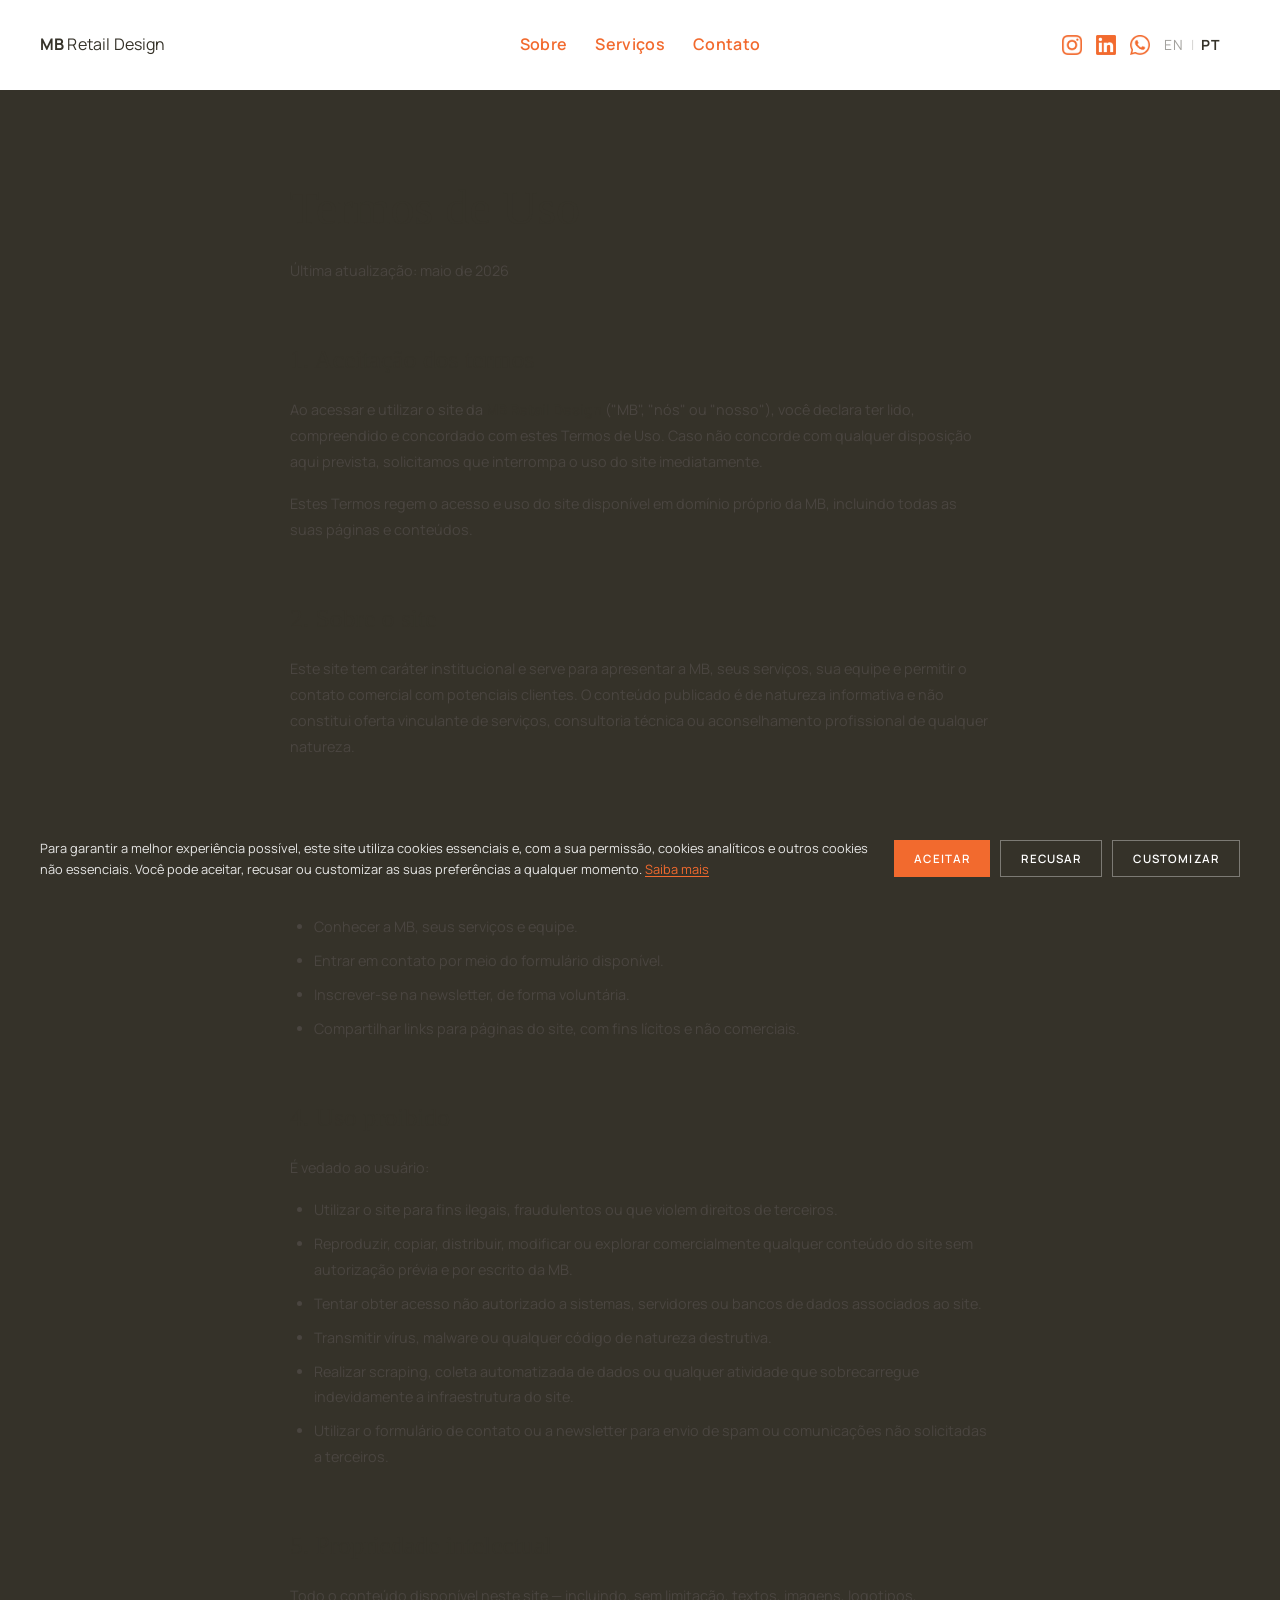
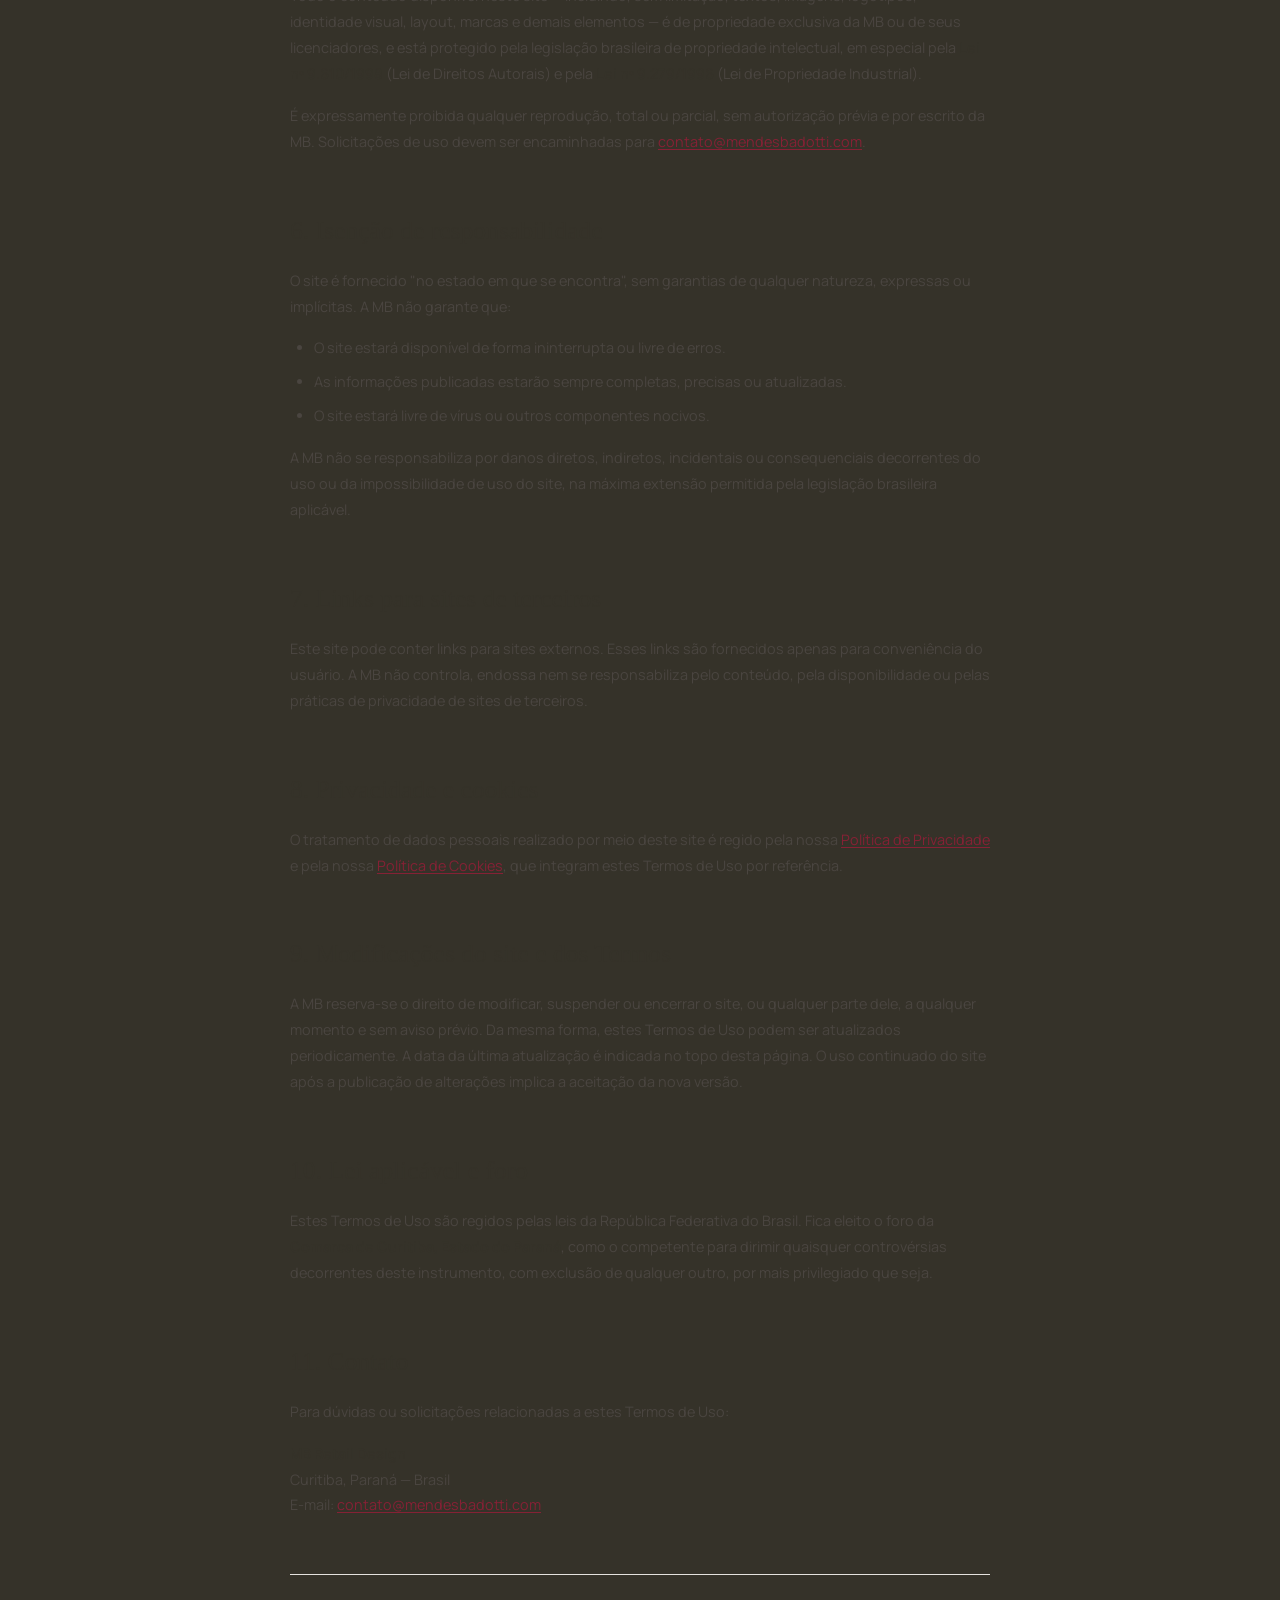
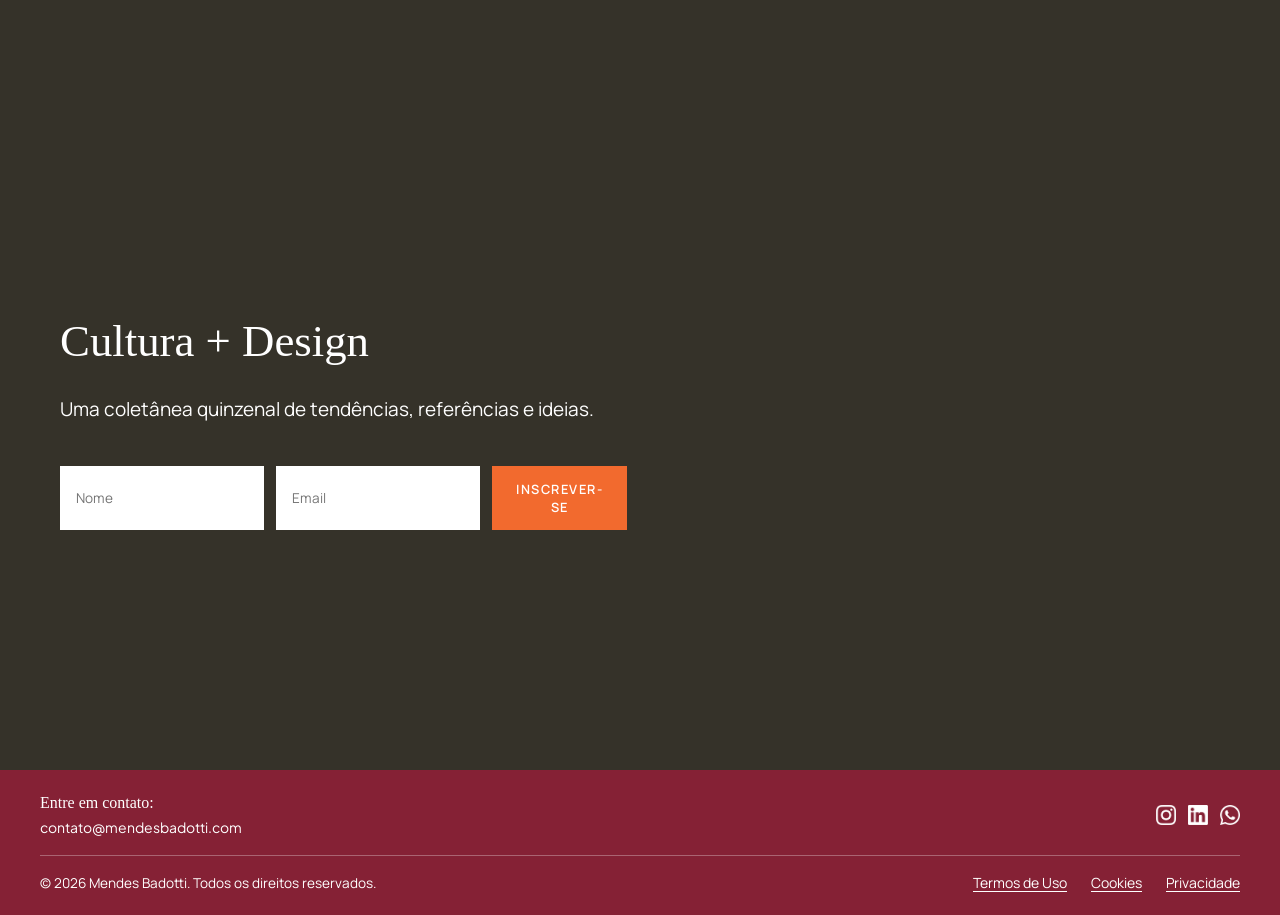
<file: termos.html>
<!DOCTYPE html>
<html lang="pt-BR">

<head>
    <meta charset="UTF-8">
    <meta name="viewport" content="width=device-width, initial-scale=1.0">
    <title>Termos de Uso — MB Retail Design</title>
    <meta name="description" content="Termos de Uso do site da MB Retail Design." />
    <meta name="robots" content="noindex, follow">

    <!-- Fonts -->
    <link rel="preconnect" href="https://fonts.googleapis.com">
    <link rel="preconnect" href="https://fonts.gstatic.com" crossorigin>
    <link href="https://fonts.googleapis.com/css2?family=DM+Sans:ital,opsz,wght@0,9..40,100..1000;1,9..40,100..1000&family=Manrope:wght@200..800&family=Montserrat+Alternates:ital,wght@0,100;0,200;0,300;0,400;0,500;0,600;0,700;0,800;0,900;1,100;1,200;1,300;1,400;1,500;1,600;1,700;1,800;1,900&family=Montserrat:ital,wght@0,100..900;1,100..900&family=Plus+Jakarta+Sans:ital,wght@0,200..800;1,200..800&display=swap" rel="stylesheet">

    <link rel="stylesheet" href="./style.css">
    <style>
        .policy-page {
            max-width: 780px;
            margin: 0 auto;
            padding: 80px 40px 100px;
        }

        .policy-page h1 {
            font-family: 'Sorts Mill Goudy', Georgia, serif;
            font-size: clamp(2rem, 4vw, 3rem);
            font-weight: 400;
            color: #353229;
            margin-bottom: 12px;
        }

        .policy-updated {
            font-family: "Manrope", sans-serif;
            font-size: 0.8rem;
            color: #888;
            margin-bottom: 56px;
        }

        .policy-page h2 {
            font-family: 'Sorts Mill Goudy', Georgia, serif;
            font-size: clamp(1.2rem, 2.5vw, 1.6rem);
            font-weight: 400;
            color: #353229;
            margin-top: 56px;
            margin-bottom: 16px;
        }

        .policy-page p,
        .policy-page li {
            font-family: "Manrope", sans-serif;
            font-size: 0.9rem;
            color: #4a4540;
            line-height: 1.8;
            margin-bottom: 16px;
        }

        .policy-page ul,
        .policy-page ol {
            padding-left: 24px;
            margin-bottom: 16px;
        }

        .policy-page li {
            margin-bottom: 8px;
        }

        .policy-page a {
            color: #852135;
            text-decoration: underline;
            text-underline-offset: 2px;
        }

        .policy-page strong {
            color: #353229;
            font-weight: 600;
        }

        .policy-divider {
            border: none;
            border-top: 1px solid #e5e2de;
            margin: 56px 0 0;
        }

        @media (max-width: 767px) {
            .policy-page {
                padding: 48px 24px 80px;
            }
        }
    </style>
</head>

<!-- Google tag (gtag.js) -->
<script async src="https://www.googletagmanager.com/gtag/js?id=G-F2W4Z259ZB"></script>
<script>
  window.dataLayer = window.dataLayer || [];
  function gtag(){dataLayer.push(arguments);}
  gtag('js', new Date());

  gtag('config', 'G-F2W4Z259ZB');
</script>

<body>

    <!-- Navigation Bar -->
    <header>
        <nav class="navbar">
            <div class="logo">
                <a href="./index.html"><strong>MB</strong> Retail Design</a>
            </div>

            <div class="menu">
                <a href="./index.html#sobre">Sobre</a>
                <a href="./index.html#servicos">Serviços</a>
                <a href="./contato.html">Contato</a>
            </div>

            <div class="social-icons">
                <a href="https://www.instagram.com/mbretaildesign/" target="_blank" aria-label="Instagram">
                    <img src="images/instagram-icon.svg" alt="Instagram">
                </a>
                <a href="#" target="_blank" aria-label="LinkedIn">
                    <img src="images/linkedin-icon.svg" alt="LinkedIn">
                </a>
                <a href="https://wa.me/5541988207628" target="_blank" aria-label="WhatsApp">
                    <img src="images/whatsapp-icon.png" alt="WhatsApp">
                </a>
                <div class="lang-switcher">
                    <a href="./en/terms.html" class="lang-link">EN</a>
                    <span class="lang-sep">|</span>
                    <span class="lang-current">PT</span>
                </div>
                <div class="burger-menu" onclick="toggleMenu()">&#9776;</div>
            </div>
        </nav>

        <div id="mobile-menu" class="mobile-menu">
            <a href="./index.html#sobre" onclick="closeMenu()">Sobre</a>
            <a href="./index.html#servicos" onclick="closeMenu()">Serviços</a>
            <a href="./contato.html" onclick="closeMenu()">Contato</a>
            <div class="mobile-menu-social">
                <a href="https://www.instagram.com/mbretaildesign/" target="_blank" aria-label="Instagram">
                    <img src="images/instagram-icon.svg" alt="Instagram">
                </a>
                <a href="#" target="_blank" aria-label="LinkedIn">
                    <img src="images/linkedin-icon.svg" alt="LinkedIn">
                </a>
                <a href="https://wa.me/5541988207628" target="_blank" aria-label="WhatsApp">
                    <img src="images/whatsapp-icon.png" alt="WhatsApp">
                </a>
            </div>
        </div>
    </header>

    <main class="policy-page" id="termos">

        <h1>Termos de Uso</h1>
        <p class="policy-updated">Última atualização: maio de 2026</p>

        <h2>1. Aceitação dos termos</h2>
        <p>Ao acessar e utilizar o site da <strong>MB Retail Design</strong> ("MB", "nós" ou "nosso"), você declara ter lido, compreendido e concordado com estes Termos de Uso. Caso não concorde com qualquer disposição aqui prevista, solicitamos que interrompa o uso do site imediatamente.</p>
        <p>Estes Termos regem o acesso e uso do site disponível em domínio próprio da MB, incluindo todas as suas páginas e conteúdos.</p>

        <h2>2. Sobre o site</h2>
        <p>Este site tem caráter institucional e serve para apresentar a MB, seus serviços, sua equipe e permitir o contato comercial com potenciais clientes. O conteúdo publicado é de natureza informativa e não constitui oferta vinculante de serviços, consultoria técnica ou aconselhamento profissional de qualquer natureza.</p>

        <h2>3. Uso permitido</h2>
        <p>Você pode utilizar este site para:</p>
        <ul>
            <li>Conhecer a MB, seus serviços e equipe.</li>
            <li>Entrar em contato por meio do formulário disponível.</li>
            <li>Inscrever-se na newsletter, de forma voluntária.</li>
            <li>Compartilhar links para páginas do site, com fins lícitos e não comerciais.</li>
        </ul>

        <h2>4. Uso proibido</h2>
        <p>É vedado ao usuário:</p>
        <ul>
            <li>Utilizar o site para fins ilegais, fraudulentos ou que violem direitos de terceiros.</li>
            <li>Reproduzir, copiar, distribuir, modificar ou explorar comercialmente qualquer conteúdo do site sem autorização prévia e por escrito da MB.</li>
            <li>Tentar obter acesso não autorizado a sistemas, servidores ou bancos de dados associados ao site.</li>
            <li>Transmitir vírus, malware ou qualquer código de natureza destrutiva.</li>
            <li>Realizar scraping, coleta automatizada de dados ou qualquer atividade que sobrecarregue indevidamente a infraestrutura do site.</li>
            <li>Utilizar o formulário de contato ou a newsletter para envio de spam ou comunicações não solicitadas a terceiros.</li>
        </ul>

        <h2>5. Propriedade intelectual</h2>
        <p>Todo o conteúdo disponível neste site — incluindo, sem limitação, textos, imagens, logotipos, identidade visual, layout, marcas e demais elementos — é de propriedade exclusiva da MB ou de seus licenciadores, e está protegido pela legislação brasileira de propriedade intelectual, em especial pela <strong>Lei nº 9.610/1998</strong> (Lei de Direitos Autorais) e pela <strong>Lei nº 9.279/1996</strong> (Lei de Propriedade Industrial).</p>
        <p>É expressamente proibida qualquer reprodução, total ou parcial, sem autorização prévia e por escrito da MB. Solicitações de uso devem ser encaminhadas para <a href="mailto:contato@mendesbadotti.com">contato@mendesbadotti.com</a>.</p>

        <h2>6. Isenção de responsabilidade</h2>
        <p>O site é fornecido "no estado em que se encontra", sem garantias de qualquer natureza, expressas ou implícitas. A MB não garante que:</p>
        <ul>
            <li>O site estará disponível de forma ininterrupta ou livre de erros.</li>
            <li>As informações publicadas estarão sempre completas, precisas ou atualizadas.</li>
            <li>O site estará livre de vírus ou outros componentes nocivos.</li>
        </ul>
        <p>A MB não se responsabiliza por danos diretos, indiretos, incidentais ou consequenciais decorrentes do uso ou da impossibilidade de uso do site, na máxima extensão permitida pela legislação brasileira aplicável.</p>

        <h2>7. Links para sites de terceiros</h2>
        <p>Este site pode conter links para sites externos. Esses links são fornecidos apenas para conveniência do usuário. A MB não controla, endossa nem se responsabiliza pelo conteúdo, pela disponibilidade ou pelas práticas de privacidade de sites de terceiros.</p>

        <h2>8. Privacidade e cookies</h2>
        <p>O tratamento de dados pessoais realizado por meio deste site é regido pela nossa <a href="./privacidade.html">Política de Privacidade</a> e pela nossa <a href="./cookie.html">Política de Cookies</a>, que integram estes Termos de Uso por referência.</p>

        <h2>9. Modificações do site e dos Termos</h2>
        <p>A MB reserva-se o direito de modificar, suspender ou encerrar o site, ou qualquer parte dele, a qualquer momento e sem aviso prévio. Da mesma forma, estes Termos de Uso podem ser atualizados periodicamente. A data da última atualização é indicada no topo desta página. O uso continuado do site após a publicação de alterações implica a aceitação da nova versão.</p>

        <h2>10. Lei aplicável e foro</h2>
        <p>Estes Termos de Uso são regidos pelas leis da República Federativa do Brasil. Fica eleito o foro da <strong>Comarca de Curitiba, Estado do Paraná</strong>, como o competente para dirimir quaisquer controvérsias decorrentes deste instrumento, com exclusão de qualquer outro, por mais privilegiado que seja.</p>

        <h2>11. Contato</h2>
        <p>Para dúvidas ou solicitações relacionadas a estes Termos de Uso:</p>
        <p>
            <strong>MB Retail Design</strong><br>
            Curitiba, Paraná — Brasil<br>
            E-mail: <a href="mailto:contato@mendesbadotti.com">contato@mendesbadotti.com</a>
        </p>

        <hr class="policy-divider">

    </main>

    <div class="page-end">

    <!-- Newsletter Section -->
    <section class="newsletter-section" id="contato">
        <div class="newsletter-left">
            <h2 class="newsletter-title">Cultura + Design </h2>
            <p class="newsletter-subtitle">Uma coletânea quinzenal de tendências, referências e ideias.</p>
            <form class="newsletter-form" onsubmit="subscribeNewsletter(event)">
                <input type="text" placeholder="Nome" class="newsletter-input">
                <input type="email" placeholder="Email" class="newsletter-input" required>
                <button type="submit" class="newsletter-btn">INSCREVER-SE</button>
            </form>
        </div>
        <div class="newsletter-right">
            <!-- Add image here -->
        </div>
    </section>

    <!-- Footer -->
    <footer class="site-footer">
        <div class="footer-top">
            <div class="footer-contact">
                <span><strong>Entre em contato:</strong><br><a href="mailto:contato@mendesbadotti.com">contato@mendesbadotti.com</a></span>
            </div>
            <div class="footer-social">
                <a href="https://www.instagram.com/mbretaildesign/" target="_blank" aria-label="Instagram">
                    <img src="images/instagram-icon-white.svg" alt="Instagram">
                </a>
                <a href="#" target="_blank" aria-label="LinkedIn">
                    <img src="images/linkedin-icon-white.svg" alt="LinkedIn">
                </a>
                <a href="https://wa.me/5541988207628" target="_blank" aria-label="WhatsApp">
                    <img src="images/whatsapp-icon-white.png" alt="WhatsApp">
                </a>
            </div>
        </div>
        <hr class="footer-divider">
        <div class="footer-bottom">
            <p>© 2026 Mendes Badotti. Todos os direitos reservados.</p>
            <div class="footer-links">
                <a href="./termos.html">Termos de Uso</a>
                <a href="./cookie.html">Cookies</a>
                <a href="./privacidade.html">Privacidade</a>
            </div>
        </div>
    </footer>

    </div><!-- /.page-end -->

    <!-- Cookie Banner -->
    <div id="cookie-banner" class="cookie-banner">
        <p>Para garantir a melhor experiência possível, este site utiliza cookies essenciais e, com a sua permissão, cookies analíticos e outros cookies não essenciais. Você pode aceitar, recusar ou customizar as suas preferências a qualquer momento.
            <a href="./cookie.html" target="_blank">Saiba mais</a>
        </p>
        <div class="cookie-buttons">
            <button id="accept-all">Aceitar</button>
            <button id="decline-all">Recusar</button>
            <button id="customise">Customizar</button>
        </div>
    </div>

    <!-- Preference Modal -->
    <div id="preference-modal">
        <div class="preference-box">
            <h2>Preferências de Privacidade</h2>
            <ul>
                <li>
                    <label for="strictly-necessary">Cookies essenciais</label>
                    <input type="checkbox" checked disabled id="strictly-necessary">
                </li>
                <li>
                    <label for="performance">Cookies de desempenho</label>
                    <input type="checkbox" id="performance">
                </li>
                <li>
                    <label for="functional">Cookies funcionais</label>
                    <input type="checkbox" id="functional">
                </li>
                <li>
                    <label for="targeting">Cookies de publicidade</label>
                    <input type="checkbox" id="targeting">
                </li>
            </ul>
            <a href="./cookie.html#cookie-policy" target="_blank">Saiba mais sobre nossa política de cookies</a>
            <div class="buttons-modal">
                <button id="save-preferences">Salvar Preferências</button>
                <button id="preference-accept-all">Aceitar Todos</button>
            </div>
        </div>
    </div>

    <script src="./script.js"></script>
</body>

</html>
</file>
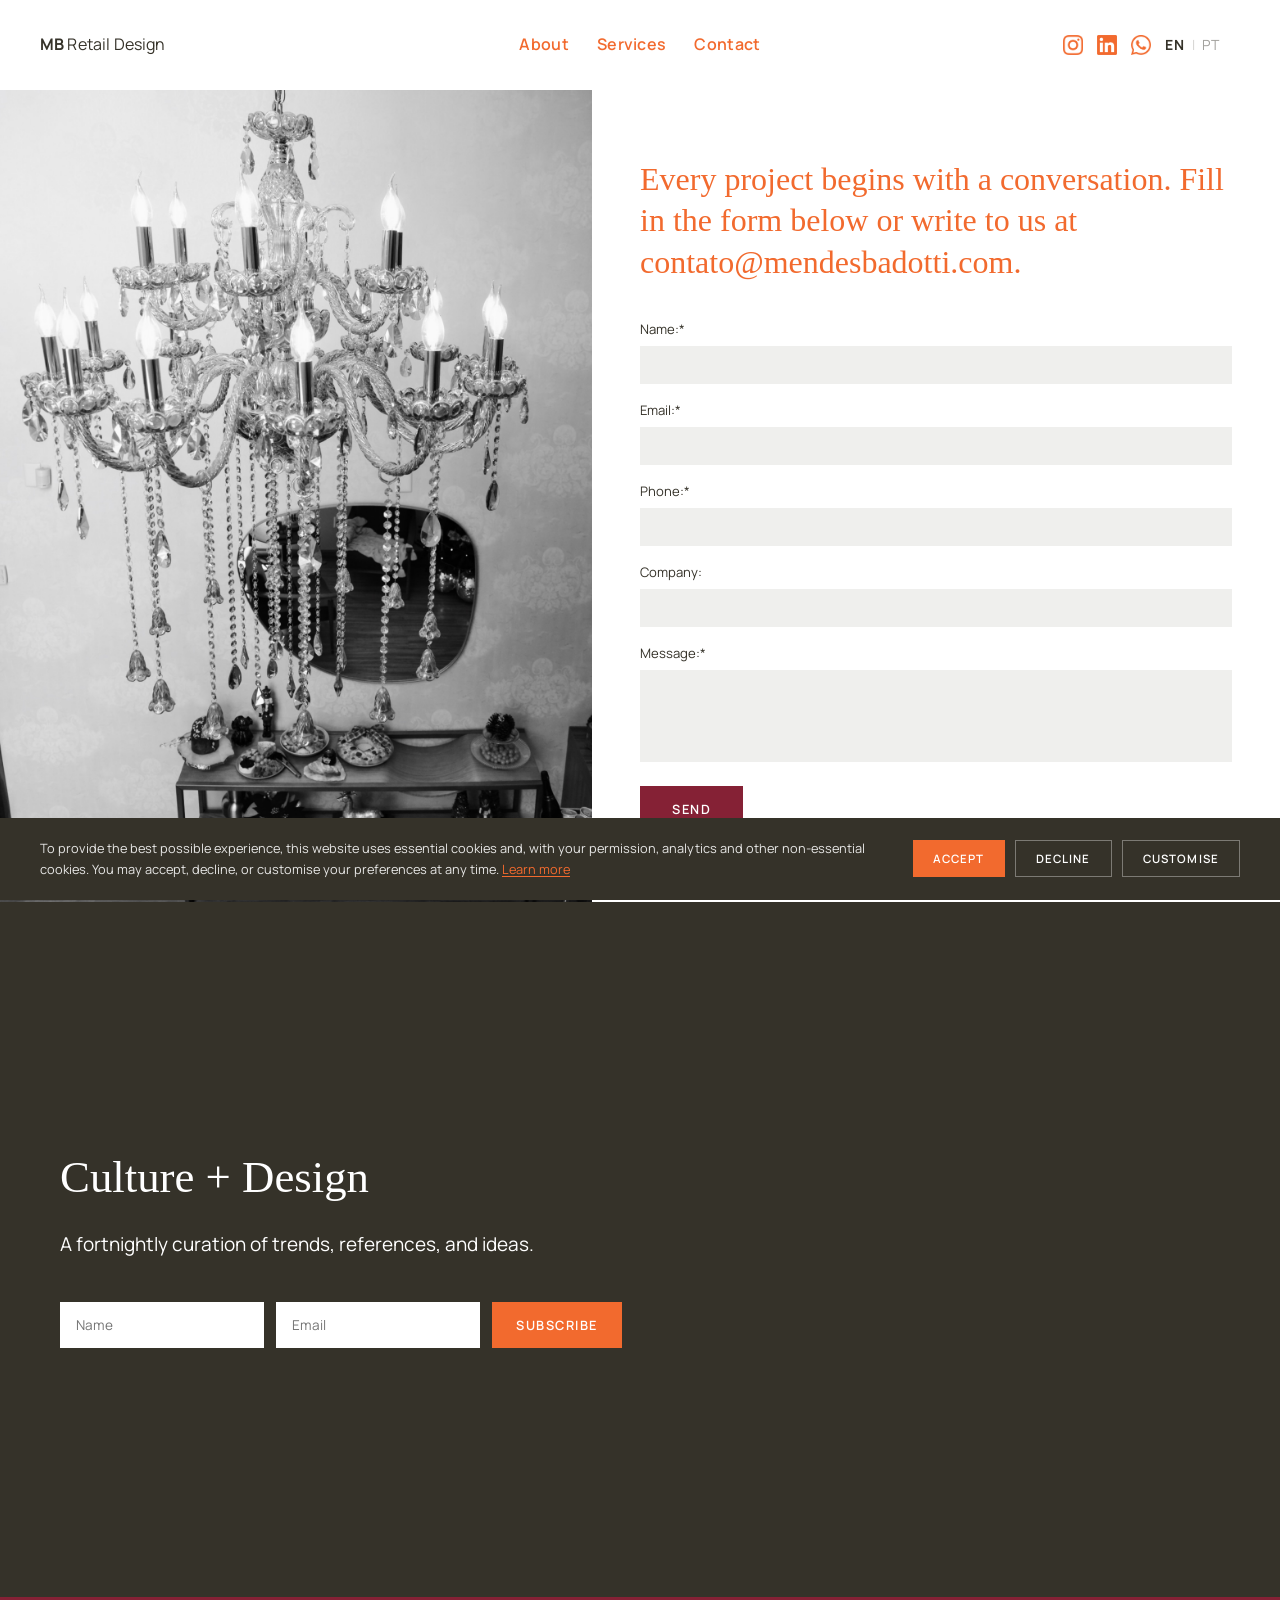
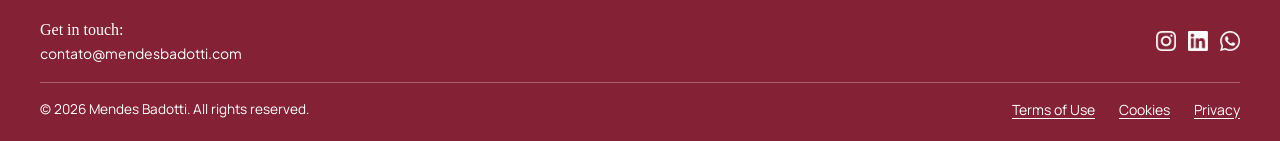
<file: en/contact.html>
<!DOCTYPE html>
<html lang="en-GB">

<head>
    <meta charset="UTF-8">
    <meta name="viewport" content="width=device-width, initial-scale=1.0">
    <title>Contact — MB Retail Design</title>
    <meta name="description" content="Get in touch with MB Retail Design" />
    <meta name="author" content="MB" />

    <!-- Fonts -->
    <link rel="preconnect" href="https://fonts.googleapis.com">
    <link rel="preconnect" href="https://fonts.gstatic.com" crossorigin>
    <link href="https://fonts.googleapis.com/css2?family=DM+Sans:ital,opsz,wght@0,9..40,100..1000;1,9..40,100..1000&family=Manrope:wght@200..800&family=Montserrat+Alternates:ital,wght@0,100;0,200;0,300;0,400;0,500;0,600;0,700;0,800;0,900;1,100;1,200;1,300;1,400;1,500;1,600;1,700;1,800;1,900&family=Montserrat:ital,wght@0,100..900;1,100..900&family=Plus+Jakarta+Sans:ital,wght@0,200..800;1,200..800&display=swap" rel="stylesheet">
    <link rel="stylesheet" href="../style.css">
</head>

<!-- Google tag (gtag.js) -->
<script async src="https://www.googletagmanager.com/gtag/js?id=G-F2W4Z259ZB"></script>
<script>
    window.dataLayer = window.dataLayer || [];
    function gtag(){dataLayer.push(arguments);}
    gtag('js', new Date());

    gtag('config', 'G-F2W4Z259ZB');
</script>

<body>

    <!-- Navigation Bar -->
    <header>
        <nav class="navbar">
            <div class="logo">
                <a href="./index.html"><strong>MB</strong> Retail Design</a>
            </div>

            <div class="menu">
                <a href="./index.html#sobre">About</a>
                <a href="./index.html#servicos">Services</a>
                <a href="./contact.html">Contact</a>
            </div>

            <div class="social-icons">
                <a href="https://www.instagram.com/mbretaildesign/" target="_blank" aria-label="Instagram">
                    <img src="../images/instagram-icon.svg" alt="Instagram">
                </a>
                <a href="#" target="_blank" aria-label="LinkedIn">
                    <img src="../images/linkedin-icon.svg" alt="LinkedIn">
                </a>
                <a href="https://wa.me/5541988207628" target="_blank" aria-label="WhatsApp">
                    <img src="../images/whatsapp-icon.png" alt="WhatsApp">
                </a>
                <div class="lang-switcher">
                    <span class="lang-current">EN</span>
                    <span class="lang-sep">|</span>
                    <a href="../contato.html" class="lang-link">PT</a>
                </div>
                <div class="burger-menu" onclick="toggleMenu()">&#9776;</div>
            </div>
        </nav>

        <div id="mobile-menu" class="mobile-menu">
            <a href="./index.html#sobre" onclick="closeMenu()">About</a>
            <a href="./index.html#servicos" onclick="closeMenu()">Services</a>
            <a href="./contact.html" onclick="closeMenu()">Contact</a>
            <div class="mobile-menu-social">
                <a href="https://www.instagram.com/mbretaildesign/" target="_blank" aria-label="Instagram">
                    <img src="../images/instagram-icon.svg" alt="Instagram">
                </a>
                <a href="#" target="_blank" aria-label="LinkedIn">
                    <img src="../images/linkedin-icon.svg" alt="LinkedIn">
                </a>
                <a href="https://wa.me/5541988207628" target="_blank" aria-label="WhatsApp">
                    <img src="../images/whatsapp-icon.png" alt="WhatsApp">
                </a>
            </div>
        </div>
    </header>

    <!-- Contact Section -->
    <main class="contact-page">

        <div class="contact-left">
            <img src="../images/MB_contato.webp" alt="MB Retail Design">
        </div>

        <div class="contact-right">
            <h1 class="contact-title">Every project begins with a conversation. Fill in the form below or write to us at <a href="mailto:contato@mendesbadotti.com">contato@mendesbadotti.com</a>.</h1>

            <form class="contact-form" action="https://formsubmit.co/contato@mendesbadotti.com" method="POST">
                <div class="form-field">
                    <label for="nome">Name:*</label>
                    <input type="text" id="nome" name="nome" required>
                </div>

                <div class="form-field">
                    <label for="email">Email:*</label>
                    <input type="email" id="email" name="email" required>
                </div>

                <div class="form-field">
                    <label for="telefone">Phone:*</label>
                    <input type="tel" id="telefone" name="telefone" required>
                </div>

                <div class="form-field">
                    <label for="empresa">Company:</label>
                    <input type="text" id="empresa" name="empresa">
                </div>

                <div class="form-field">
                    <label for="mensagem">Message:*</label>
                    <textarea id="mensagem" name="mensagem" rows="4" required></textarea>
                </div>

                <button type="submit" class="submit-btn">SEND</button>
            </form>
        </div>

    </main>

    <div class="page-end">

    <!-- Newsletter Section -->
    <section class="newsletter-section" id="contato">

        <div class="newsletter-left">
            <h2 class="newsletter-title">Culture + Design</h2>
            <p class="newsletter-subtitle">A fortnightly curation of trends, references, and ideas.</p>
            <form class="newsletter-form" onsubmit="subscribeNewsletter(event)">
                <input type="text" placeholder="Name" class="newsletter-input">
                <input type="email" placeholder="Email" class="newsletter-input" required>
                <button type="submit" class="newsletter-btn">SUBSCRIBE</button>
            </form>
        </div>

        <div class="newsletter-right">
            <!-- Add image here -->
        </div>

    </section>

    <!-- Footer -->
    <footer class="site-footer">
        <div class="footer-top">
            <div class="footer-contact">
                <span><strong>Get in touch:</strong><br><a href="mailto:contato@mendesbadotti.com">contato@mendesbadotti.com</a></span>
            </div>
            <div class="footer-social">
                <a href="https://www.instagram.com/mbretaildesign/" target="_blank" aria-label="Instagram">
                    <img src="../images/instagram-icon-white.svg" alt="Instagram">
                </a>
                <a href="#" target="_blank" aria-label="LinkedIn">
                    <img src="../images/linkedin-icon-white.svg" alt="LinkedIn">
                </a>
                <a href="https://wa.me/5541988207628" target="_blank" aria-label="WhatsApp">
                    <img src="../images/whatsapp-icon-white.png" alt="WhatsApp">
                </a>
            </div>
        </div>
        <hr class="footer-divider">
        <div class="footer-bottom">
            <p>© 2026 Mendes Badotti. All rights reserved.</p>
            <div class="footer-links">
                <a href="./terms.html">Terms of Use</a>
                <a href="./cookies.html">Cookies</a>
                <a href="./privacy.html">Privacy</a>
            </div>
        </div>
    </footer>

    </div><!-- /.page-end -->

    <!-- Cookie Banner -->
    <div id="cookie-banner" class="cookie-banner">
        <p>To provide the best possible experience, this website uses essential cookies and, with your permission, analytics and other non-essential cookies. You may accept, decline, or customise your preferences at any time.
            <a href="./cookies.html" target="_blank">Learn more</a>
        </p>
        <div class="cookie-buttons">
            <button id="accept-all">Accept</button>
            <button id="decline-all">Decline</button>
            <button id="customise">Customise</button>
        </div>
    </div>

    <!-- Preference Modal -->
    <div id="preference-modal">
        <div class="preference-box">
            <h2>Privacy Preferences</h2>
            <ul>
                <li>
                    <label for="strictly-necessary">Essential cookies</label>
                    <input type="checkbox" checked disabled id="strictly-necessary">
                </li>
                <li>
                    <label for="performance">Performance cookies</label>
                    <input type="checkbox" id="performance">
                </li>
                <li>
                    <label for="functional">Functional cookies</label>
                    <input type="checkbox" id="functional">
                </li>
                <li>
                    <label for="targeting">Advertising cookies</label>
                    <input type="checkbox" id="targeting">
                </li>
            </ul>
            <a href="./cookies.html#cookie-policy" target="_blank">Learn more about our cookie policy</a>
            <div class="buttons-modal">
                <button id="save-preferences">Save Preferences</button>
                <button id="preference-accept-all">Accept All</button>
            </div>
        </div>
    </div>

    <script src="../script.js"></script>
</body>

</html>
</file>
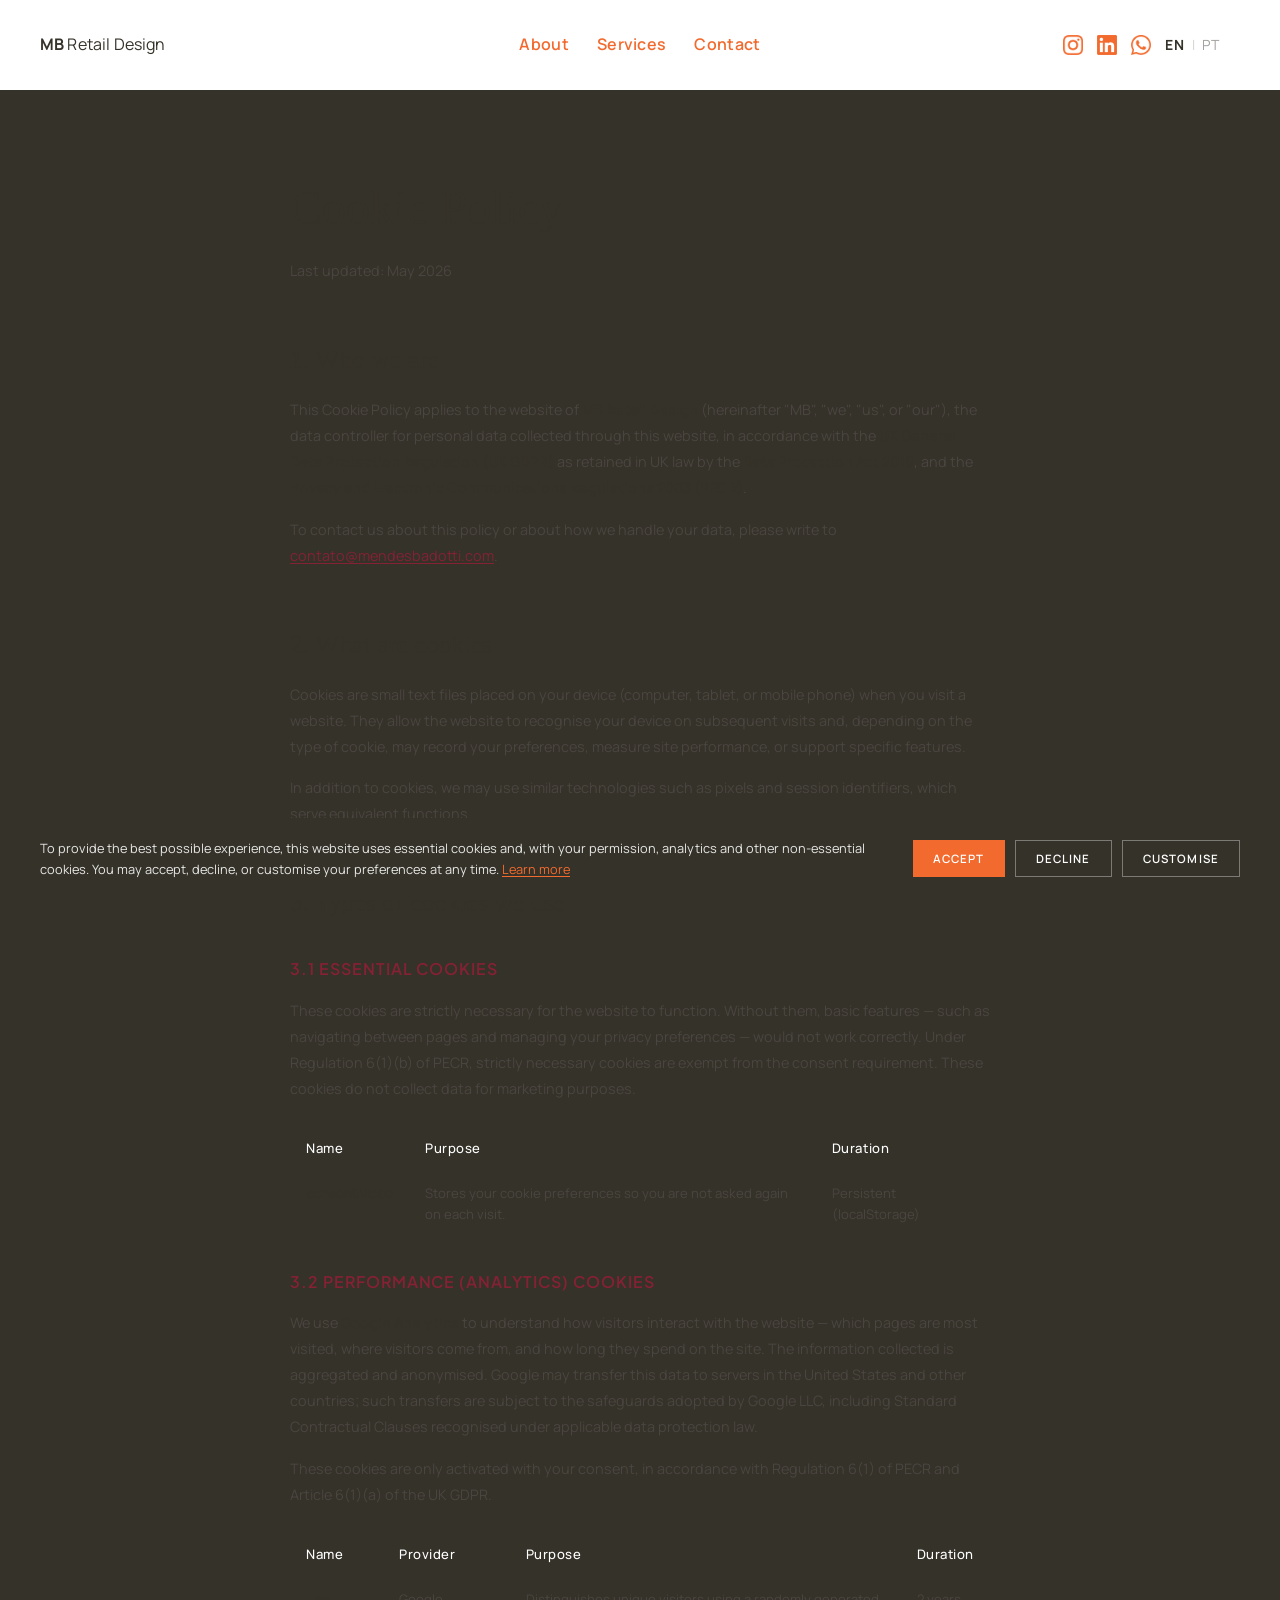
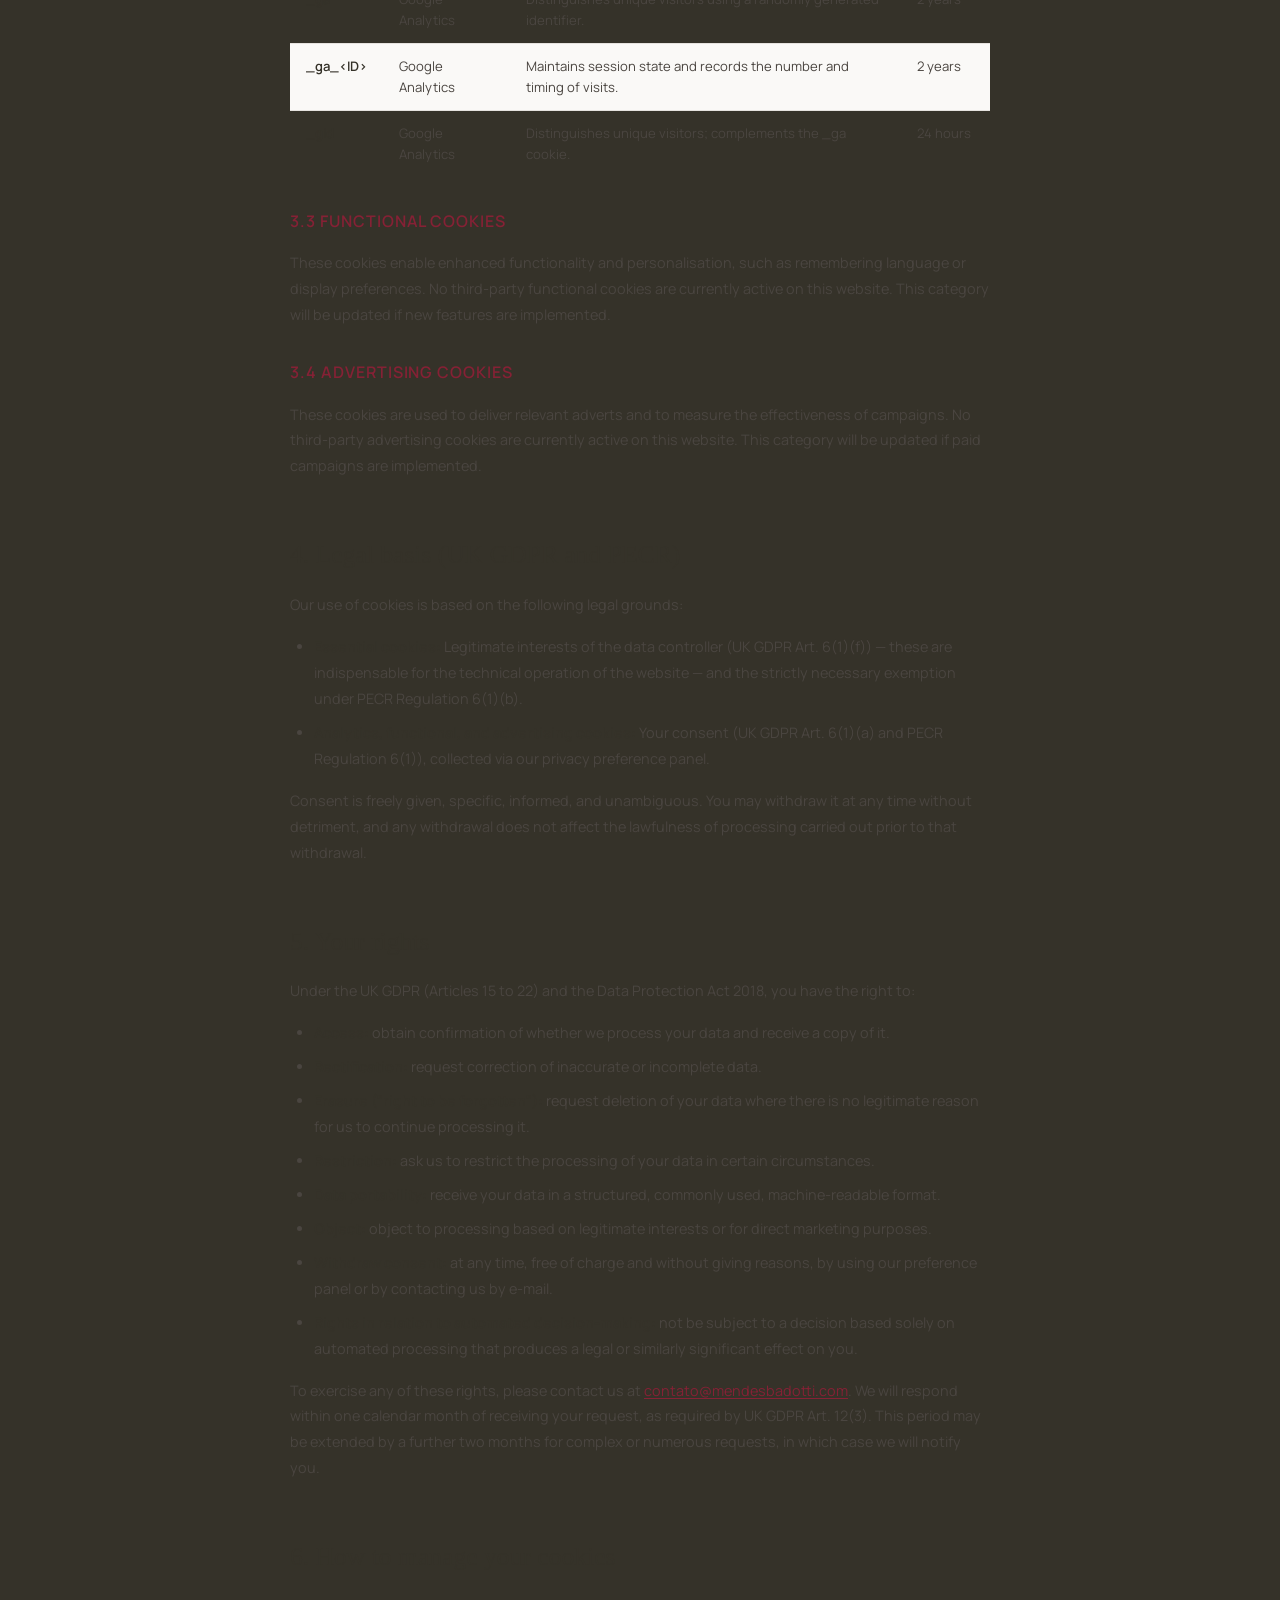
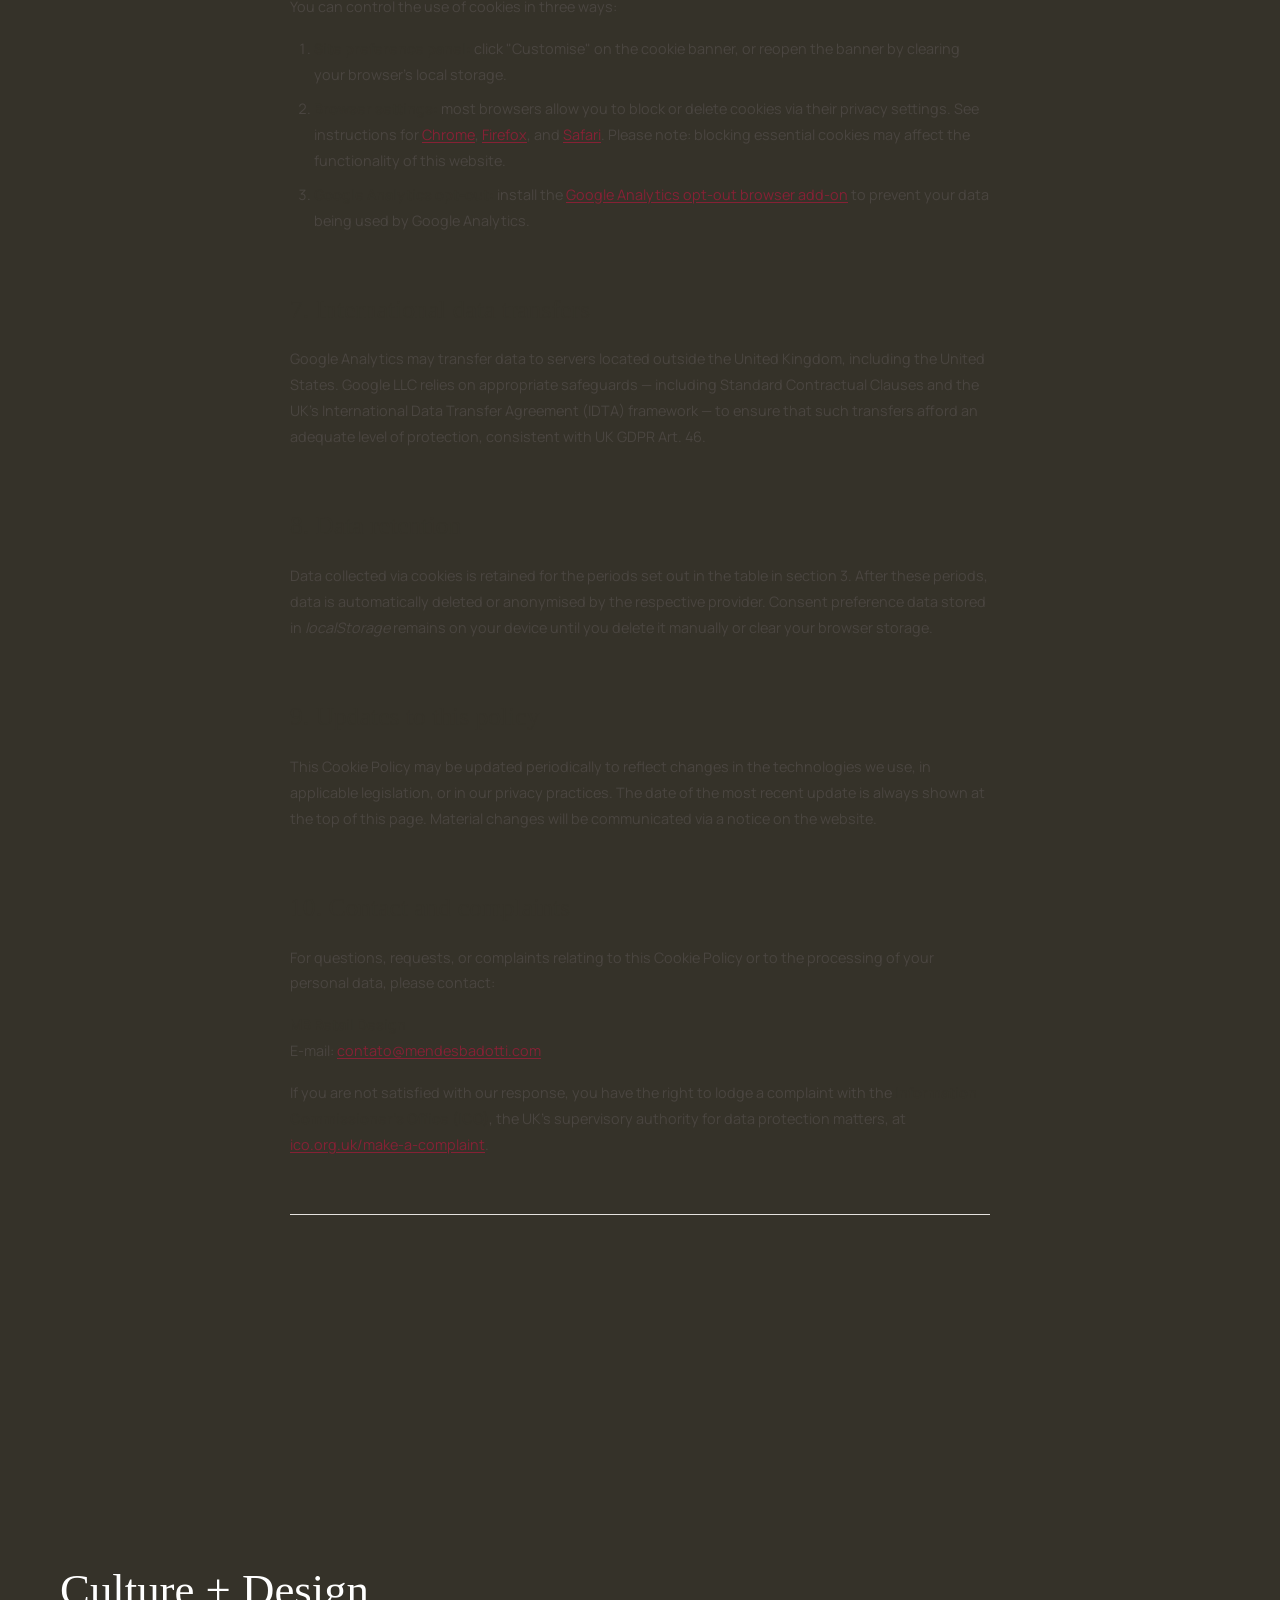
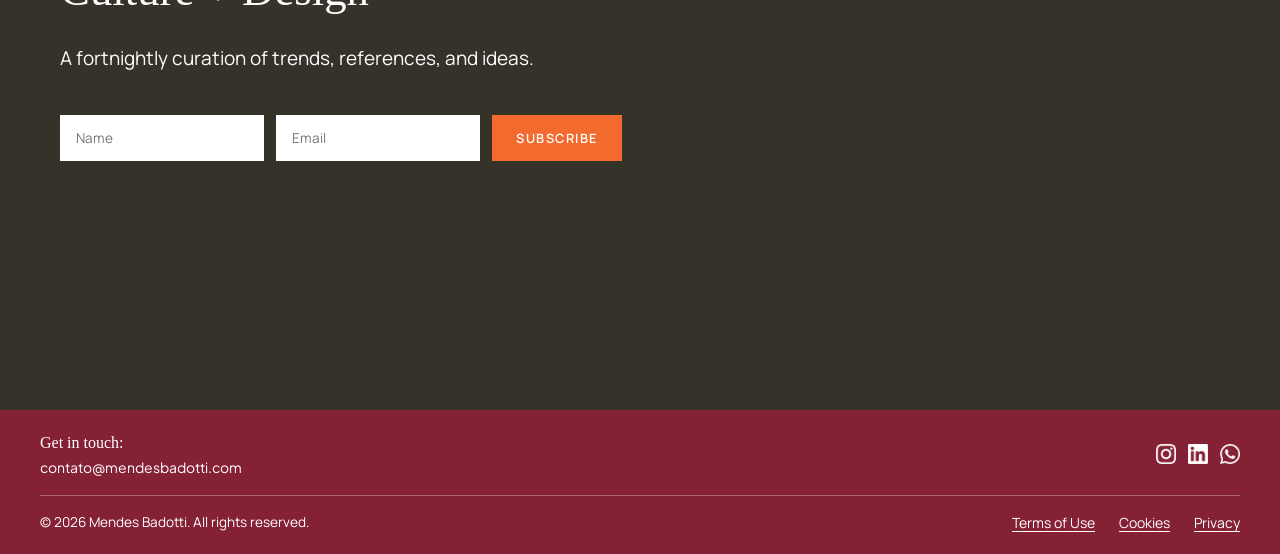
<file: en/cookies.html>
<!DOCTYPE html>
<html lang="en-GB">

<head>
    <meta charset="UTF-8">
    <meta name="viewport" content="width=device-width, initial-scale=1.0">
    <title>Cookie Policy — MB Retail Design</title>
    <meta name="description" content="Cookie Policy of MB Retail Design, in accordance with the UK GDPR and the Privacy and Electronic Communications Regulations (PECR) 2003." />
    <meta name="robots" content="noindex, follow">

    <!-- Fonts -->
    <link rel="preconnect" href="https://fonts.googleapis.com">
    <link rel="preconnect" href="https://fonts.gstatic.com" crossorigin>
    <link href="https://fonts.googleapis.com/css2?family=DM+Sans:ital,opsz,wght@0,9..40,100..1000;1,9..40,100..1000&family=Manrope:wght@200..800&family=Montserrat+Alternates:ital,wght@0,100;0,200;0,300;0,400;0,500;0,600;0,700;0,800;0,900;1,100;1,200;1,300;1,400;1,500;1,600;1,700;1,800;1,900&family=Montserrat:ital,wght@0,100..900;1,100..900&family=Plus+Jakarta+Sans:ital,wght@0,200..800;1,200..800&display=swap" rel="stylesheet">

    <link rel="stylesheet" href="../style.css">
    <style>
        .policy-page {
            max-width: 780px;
            margin: 0 auto;
            padding: 80px 40px 100px;
        }

        .policy-page h1 {
            font-family: 'Sorts Mill Goudy', Georgia, serif;
            font-size: clamp(2rem, 4vw, 3rem);
            font-weight: 400;
            color: #353229;
            margin-bottom: 12px;
        }

        .policy-updated {
            font-family: "Manrope", sans-serif;
            font-size: 0.8rem;
            color: #888;
            margin-bottom: 56px;
        }

        .policy-page h2 {
            font-family: 'Sorts Mill Goudy', Georgia, serif;
            font-size: clamp(1.2rem, 2.5vw, 1.6rem);
            font-weight: 400;
            color: #353229;
            margin-top: 56px;
            margin-bottom: 16px;
        }

        .policy-page p,
        .policy-page li {
            font-family: "Manrope", sans-serif;
            font-size: 0.9rem;
            color: #4a4540;
            line-height: 1.8;
            margin-bottom: 16px;
        }

        .policy-page ul,
        .policy-page ol {
            padding-left: 24px;
            margin-bottom: 16px;
        }

        .policy-page li {
            margin-bottom: 8px;
        }

        .policy-page a {
            color: #852135;
            text-decoration: underline;
            text-underline-offset: 2px;
        }

        .policy-page strong {
            color: #353229;
            font-weight: 600;
        }

        .cookie-table-wrapper {
            overflow-x: auto;
            margin: 24px 0;
        }

        .cookie-table {
            width: 100%;
            border-collapse: collapse;
            font-family: "Manrope", sans-serif;
            font-size: 0.82rem;
            color: #4a4540;
        }

        .cookie-table th {
            background-color: #353229;
            color: #fff;
            text-align: left;
            padding: 12px 16px;
            font-weight: 500;
            letter-spacing: 0.04em;
        }

        .cookie-table td {
            padding: 12px 16px;
            border-bottom: 1px solid #e5e2de;
            vertical-align: top;
            line-height: 1.6;
        }

        .cookie-table tr:last-child td {
            border-bottom: none;
        }

        .cookie-table tr:nth-child(even) td {
            background-color: #faf9f7;
        }

        .policy-divider {
            border: none;
            border-top: 1px solid #e5e2de;
            margin: 56px 0 0;
        }

        @media (max-width: 767px) {
            .policy-page {
                padding: 48px 24px 80px;
            }
        }
    </style>
</head>

<!-- Google tag (gtag.js) -->
<script async src="https://www.googletagmanager.com/gtag/js?id=G-F2W4Z259ZB"></script>
<script>
    window.dataLayer = window.dataLayer || [];
    function gtag(){dataLayer.push(arguments);}
    gtag('js', new Date());

    gtag('config', 'G-F2W4Z259ZB');
</script>

<body>

    <!-- Navigation Bar -->
    <header>
        <nav class="navbar">
            <div class="logo">
                <a href="./index.html"><strong>MB</strong> Retail Design</a>
            </div>

            <div class="menu">
                <a href="./index.html#sobre">About</a>
                <a href="./index.html#servicos">Services</a>
                <a href="./contact.html">Contact</a>
            </div>

            <div class="social-icons">
                <a href="https://www.instagram.com/mbretaildesign/" target="_blank" aria-label="Instagram">
                    <img src="../images/instagram-icon.svg" alt="Instagram">
                </a>
                <a href="#" target="_blank" aria-label="LinkedIn">
                    <img src="../images/linkedin-icon.svg" alt="LinkedIn">
                </a>
                <a href="https://wa.me/5541988207628" target="_blank" aria-label="WhatsApp">
                    <img src="../images/whatsapp-icon.png" alt="WhatsApp">
                </a>
                <div class="lang-switcher">
                    <span class="lang-current">EN</span>
                    <span class="lang-sep">|</span>
                    <a href="../cookie.html" class="lang-link">PT</a>
                </div>
                <div class="burger-menu" onclick="toggleMenu()">&#9776;</div>
            </div>
        </nav>

        <div id="mobile-menu" class="mobile-menu">
            <a href="./index.html#sobre" onclick="closeMenu()">About</a>
            <a href="./index.html#servicos" onclick="closeMenu()">Services</a>
            <a href="./contact.html" onclick="closeMenu()">Contact</a>
            <div class="mobile-menu-social">
                <a href="https://www.instagram.com/mbretaildesign/" target="_blank" aria-label="Instagram">
                    <img src="../images/instagram-icon.svg" alt="Instagram">
                </a>
                <a href="#" target="_blank" aria-label="LinkedIn">
                    <img src="../images/linkedin-icon.svg" alt="LinkedIn">
                </a>
                <a href="https://wa.me/5541988207628" target="_blank" aria-label="WhatsApp">
                    <img src="../images/whatsapp-icon.png" alt="WhatsApp">
                </a>
            </div>
        </div>
    </header>

    <main class="policy-page" id="cookie-policy">

        <h1>Cookie Policy</h1>
        <p class="policy-updated">Last updated: May 2026</p>

        <h2>1. Who we are</h2>
        <p>This Cookie Policy applies to the website of <strong>MB Retail Design</strong> (hereinafter "MB", "we", "us", or "our"), the data controller for personal data collected through this website, in accordance with the <strong>UK General Data Protection Regulation (UK GDPR)</strong> as retained in UK law by the <strong>Data Protection Act 2018</strong>, and the <strong>Privacy and Electronic Communications Regulations 2003 (PECR)</strong>.</p>
        <p>To contact us about this policy or about how we handle your data, please write to <a href="mailto:contato@mendesbadotti.com">contato@mendesbadotti.com</a>.</p>

        <h2>2. What are cookies</h2>
        <p>Cookies are small text files placed on your device (computer, tablet, or mobile phone) when you visit a website. They allow the website to recognise your device on subsequent visits and, depending on the type of cookie, may record your preferences, measure site performance, or support specific features.</p>
        <p>In addition to cookies, we may use similar technologies such as pixels and session identifiers, which serve equivalent functions.</p>

        <h2>3. Types of cookies we use</h2>

        <h2 style="font-size:1rem; margin-top:32px; font-family:'Plus Jakarta Sans',sans-serif; font-weight:600; letter-spacing:0.06em; text-transform:uppercase; color:#852135;">3.1 Essential Cookies</h2>
        <p>These cookies are strictly necessary for the website to function. Without them, basic features — such as navigating between pages and managing your privacy preferences — would not work correctly. Under Regulation 6(1)(b) of PECR, strictly necessary cookies are exempt from the consent requirement. These cookies do not collect data for marketing purposes.</p>

        <div class="cookie-table-wrapper">
            <table class="cookie-table">
                <thead>
                    <tr>
                        <th>Name</th>
                        <th>Purpose</th>
                        <th>Duration</th>
                    </tr>
                </thead>
                <tbody>
                    <tr>
                        <td><strong>consentMode</strong></td>
                        <td>Stores your cookie preferences so you are not asked again on each visit.</td>
                        <td>Persistent (localStorage)</td>
                    </tr>
                </tbody>
            </table>
        </div>

        <h2 style="font-size:1rem; margin-top:32px; font-family:'Plus Jakarta Sans',sans-serif; font-weight:600; letter-spacing:0.06em; text-transform:uppercase; color:#852135;">3.2 Performance (Analytics) Cookies</h2>
        <p>We use <strong>Google Analytics</strong> to understand how visitors interact with the website — which pages are most visited, where visitors come from, and how long they spend on the site. The information collected is aggregated and anonymised. Google may transfer this data to servers in the United States and other countries; such transfers are subject to the safeguards adopted by Google LLC, including Standard Contractual Clauses recognised under applicable data protection law.</p>
        <p>These cookies are only activated with your consent, in accordance with Regulation 6(1) of PECR and Article 6(1)(a) of the UK GDPR.</p>

        <div class="cookie-table-wrapper">
            <table class="cookie-table">
                <thead>
                    <tr>
                        <th>Name</th>
                        <th>Provider</th>
                        <th>Purpose</th>
                        <th>Duration</th>
                    </tr>
                </thead>
                <tbody>
                    <tr>
                        <td><strong>_ga</strong></td>
                        <td>Google Analytics</td>
                        <td>Distinguishes unique visitors using a randomly generated identifier.</td>
                        <td>2 years</td>
                    </tr>
                    <tr>
                        <td><strong>_ga_&lt;ID&gt;</strong></td>
                        <td>Google Analytics</td>
                        <td>Maintains session state and records the number and timing of visits.</td>
                        <td>2 years</td>
                    </tr>
                    <tr>
                        <td><strong>_gid</strong></td>
                        <td>Google Analytics</td>
                        <td>Distinguishes unique visitors; complements the _ga cookie.</td>
                        <td>24 hours</td>
                    </tr>
                </tbody>
            </table>
        </div>

        <h2 style="font-size:1rem; margin-top:32px; font-family:'Manrope', sans-serif; font-weight:600; letter-spacing:0.06em; text-transform:uppercase; color:#852135;">3.3 Functional Cookies</h2>
        <p>These cookies enable enhanced functionality and personalisation, such as remembering language or display preferences. No third-party functional cookies are currently active on this website. This category will be updated if new features are implemented.</p>

        <h2 style="font-size:1rem; margin-top:32px; font-family:'Manrope', sans-serif; font-weight:600; letter-spacing:0.06em; text-transform:uppercase; color:#852135;">3.4 Advertising Cookies</h2>
        <p>These cookies are used to deliver relevant adverts and to measure the effectiveness of campaigns. No third-party advertising cookies are currently active on this website. This category will be updated if paid campaigns are implemented.</p>

        <h2>4. Legal basis (UK GDPR and PECR)</h2>
        <p>Our use of cookies is based on the following legal grounds:</p>
        <ul>
            <li><strong>Essential cookies:</strong> Legitimate interests of the data controller (UK GDPR Art. 6(1)(f)) — these are indispensable for the technical operation of the website — and the strictly necessary exemption under PECR Regulation 6(1)(b).</li>
            <li><strong>Analytics, functional, and advertising cookies:</strong> Your consent (UK GDPR Art. 6(1)(a) and PECR Regulation 6(1)), collected via our privacy preference panel.</li>
        </ul>
        <p>Consent is freely given, specific, informed, and unambiguous. You may withdraw it at any time without detriment, and any withdrawal does not affect the lawfulness of processing carried out prior to that withdrawal.</p>

        <h2>5. Your rights</h2>
        <p>Under the UK GDPR (Articles 15 to 22) and the Data Protection Act 2018, you have the right to:</p>
        <ul>
            <li><strong>Access:</strong> obtain confirmation of whether we process your data and receive a copy of it.</li>
            <li><strong>Rectification:</strong> request correction of inaccurate or incomplete data.</li>
            <li><strong>Erasure ("right to be forgotten"):</strong> request deletion of your data where there is no legitimate reason for us to continue processing it.</li>
            <li><strong>Restriction:</strong> ask us to restrict the processing of your data in certain circumstances.</li>
            <li><strong>Data portability:</strong> receive your data in a structured, commonly used, machine-readable format.</li>
            <li><strong>Object:</strong> object to processing based on legitimate interests or for direct marketing purposes.</li>
            <li><strong>Withdraw consent:</strong> at any time, free of charge and without giving reasons, by using our preference panel or by contacting us by e-mail.</li>
            <li><strong>Rights in relation to automated decision-making:</strong> not be subject to a decision based solely on automated processing that produces a legal or similarly significant effect on you.</li>
        </ul>
        <p>To exercise any of these rights, please contact us at <a href="mailto:contato@mendesbadotti.com">contato@mendesbadotti.com</a>. We will respond within one calendar month of receiving your request, as required by UK GDPR Art. 12(3). This period may be extended by a further two months for complex or numerous requests, in which case we will notify you.</p>

        <h2>6. How to manage your cookies</h2>
        <p>You can control the use of cookies in three ways:</p>
        <ol>
            <li><strong>Site preference panel:</strong> click "Customise" on the cookie banner, or reopen the banner by clearing your browser's local storage.</li>
            <li><strong>Browser settings:</strong> most browsers allow you to block or delete cookies via their privacy settings. See instructions for <a href="https://support.google.com/chrome/answer/95647" target="_blank" rel="noopener">Chrome</a>, <a href="https://support.mozilla.org/en-GB/kb/enable-and-disable-cookies-website-preferences" target="_blank" rel="noopener">Firefox</a>, and <a href="https://support.apple.com/en-gb/guide/safari/sfri11471/mac" target="_blank" rel="noopener">Safari</a>. Please note: blocking essential cookies may affect the functionality of this website.</li>
            <li><strong>Google Analytics opt-out:</strong> install the <a href="https://tools.google.com/dlpage/gaoptout" target="_blank" rel="noopener">Google Analytics opt-out browser add-on</a> to prevent your data being used by Google Analytics.</li>
        </ol>

        <h2>7. International data transfers</h2>
        <p>Google Analytics may transfer data to servers located outside the United Kingdom, including the United States. Google LLC relies on appropriate safeguards — including Standard Contractual Clauses and the UK's International Data Transfer Agreement (IDTA) framework — to ensure that such transfers afford an adequate level of protection, consistent with UK GDPR Art. 46.</p>

        <h2>8. Data retention</h2>
        <p>Data collected via cookies is retained for the periods set out in the table in section 3. After these periods, data is automatically deleted or anonymised by the respective provider. Consent preference data stored in <em>localStorage</em> remains on your device until you delete it manually or clear your browser storage.</p>

        <h2>9. Updates to this policy</h2>
        <p>This Cookie Policy may be updated periodically to reflect changes in the technologies we use, in applicable legislation, or in our privacy practices. The date of the most recent update is always shown at the top of this page. Material changes will be communicated via a notice on the website.</p>

        <h2>10. Contact and complaints</h2>
        <p>For questions, requests, or complaints relating to this Cookie Policy or to the processing of your personal data, please contact:</p>
        <p>
            <strong>MB Retail Design</strong><br>
            E-mail: <a href="mailto:contato@mendesbadotti.com">contato@mendesbadotti.com</a>
        </p>
        <p>If you are not satisfied with our response, you have the right to lodge a complaint with the <strong>Information Commissioner's Office (ICO)</strong>, the UK's supervisory authority for data protection matters, at <a href="https://ico.org.uk/make-a-complaint/" target="_blank" rel="noopener">ico.org.uk/make-a-complaint</a>.</p>

        <hr class="policy-divider">

    </main>

    <div class="page-end">

    <!-- Newsletter Section -->
    <section class="newsletter-section" id="contato">

        <div class="newsletter-left">
            <h2 class="newsletter-title">Culture + Design</h2>
            <p class="newsletter-subtitle">A fortnightly curation of trends, references, and ideas.</p>
            <form class="newsletter-form" onsubmit="subscribeNewsletter(event)">
                <input type="text" placeholder="Name" class="newsletter-input">
                <input type="email" placeholder="Email" class="newsletter-input" required>
                <button type="submit" class="newsletter-btn">SUBSCRIBE</button>
            </form>
        </div>

        <div class="newsletter-right">
            <!-- Add image here -->
        </div>

    </section>

    <!-- Footer -->
    <footer class="site-footer">
        <div class="footer-top">
            <div class="footer-contact">
                <span><strong>Get in touch:</strong><br><a href="mailto:contato@mendesbadotti.com">contato@mendesbadotti.com</a></span>
            </div>
            <div class="footer-social">
                <a href="https://www.instagram.com/mbretaildesign/" target="_blank" aria-label="Instagram">
                    <img src="../images/instagram-icon-white.svg" alt="Instagram">
                </a>
                <a href="#" target="_blank" aria-label="LinkedIn">
                    <img src="../images/linkedin-icon-white.svg" alt="LinkedIn">
                </a>
                <a href="https://wa.me/5541988207628" target="_blank" aria-label="WhatsApp">
                    <img src="../images/whatsapp-icon-white.png" alt="WhatsApp">
                </a>
            </div>
        </div>
        <hr class="footer-divider">
        <div class="footer-bottom">
            <p>© 2026 Mendes Badotti. All rights reserved.</p>
            <div class="footer-links">
                <a href="./terms.html">Terms of Use</a>
                <a href="./cookies.html">Cookies</a>
                <a href="./privacy.html">Privacy</a>
            </div>
        </div>
    </footer>

    </div><!-- /.page-end -->

    <!-- Cookie Banner -->
    <div id="cookie-banner" class="cookie-banner">
        <p>To provide the best possible experience, this website uses essential cookies and, with your permission, analytics and other non-essential cookies. You may accept, decline, or customise your preferences at any time.
            <a href="./cookies.html" target="_blank">Learn more</a>
        </p>
        <div class="cookie-buttons">
            <button id="accept-all">Accept</button>
            <button id="decline-all">Decline</button>
            <button id="customise">Customise</button>
        </div>
    </div>

    <!-- Preference Modal -->
    <div id="preference-modal">
        <div class="preference-box">
            <h2>Privacy Preferences</h2>
            <ul>
                <li>
                    <label for="strictly-necessary">Essential cookies</label>
                    <input type="checkbox" checked disabled id="strictly-necessary">
                </li>
                <li>
                    <label for="performance">Performance cookies</label>
                    <input type="checkbox" id="performance">
                </li>
                <li>
                    <label for="functional">Functional cookies</label>
                    <input type="checkbox" id="functional">
                </li>
                <li>
                    <label for="targeting">Advertising cookies</label>
                    <input type="checkbox" id="targeting">
                </li>
            </ul>
            <a href="./cookies.html#cookie-policy" target="_blank">Learn more about our cookie policy</a>
            <div class="buttons-modal">
                <button id="save-preferences">Save Preferences</button>
                <button id="preference-accept-all">Accept All</button>
            </div>
        </div>
    </div>

    <script src="../script.js"></script>
</body>

</html>
</file>
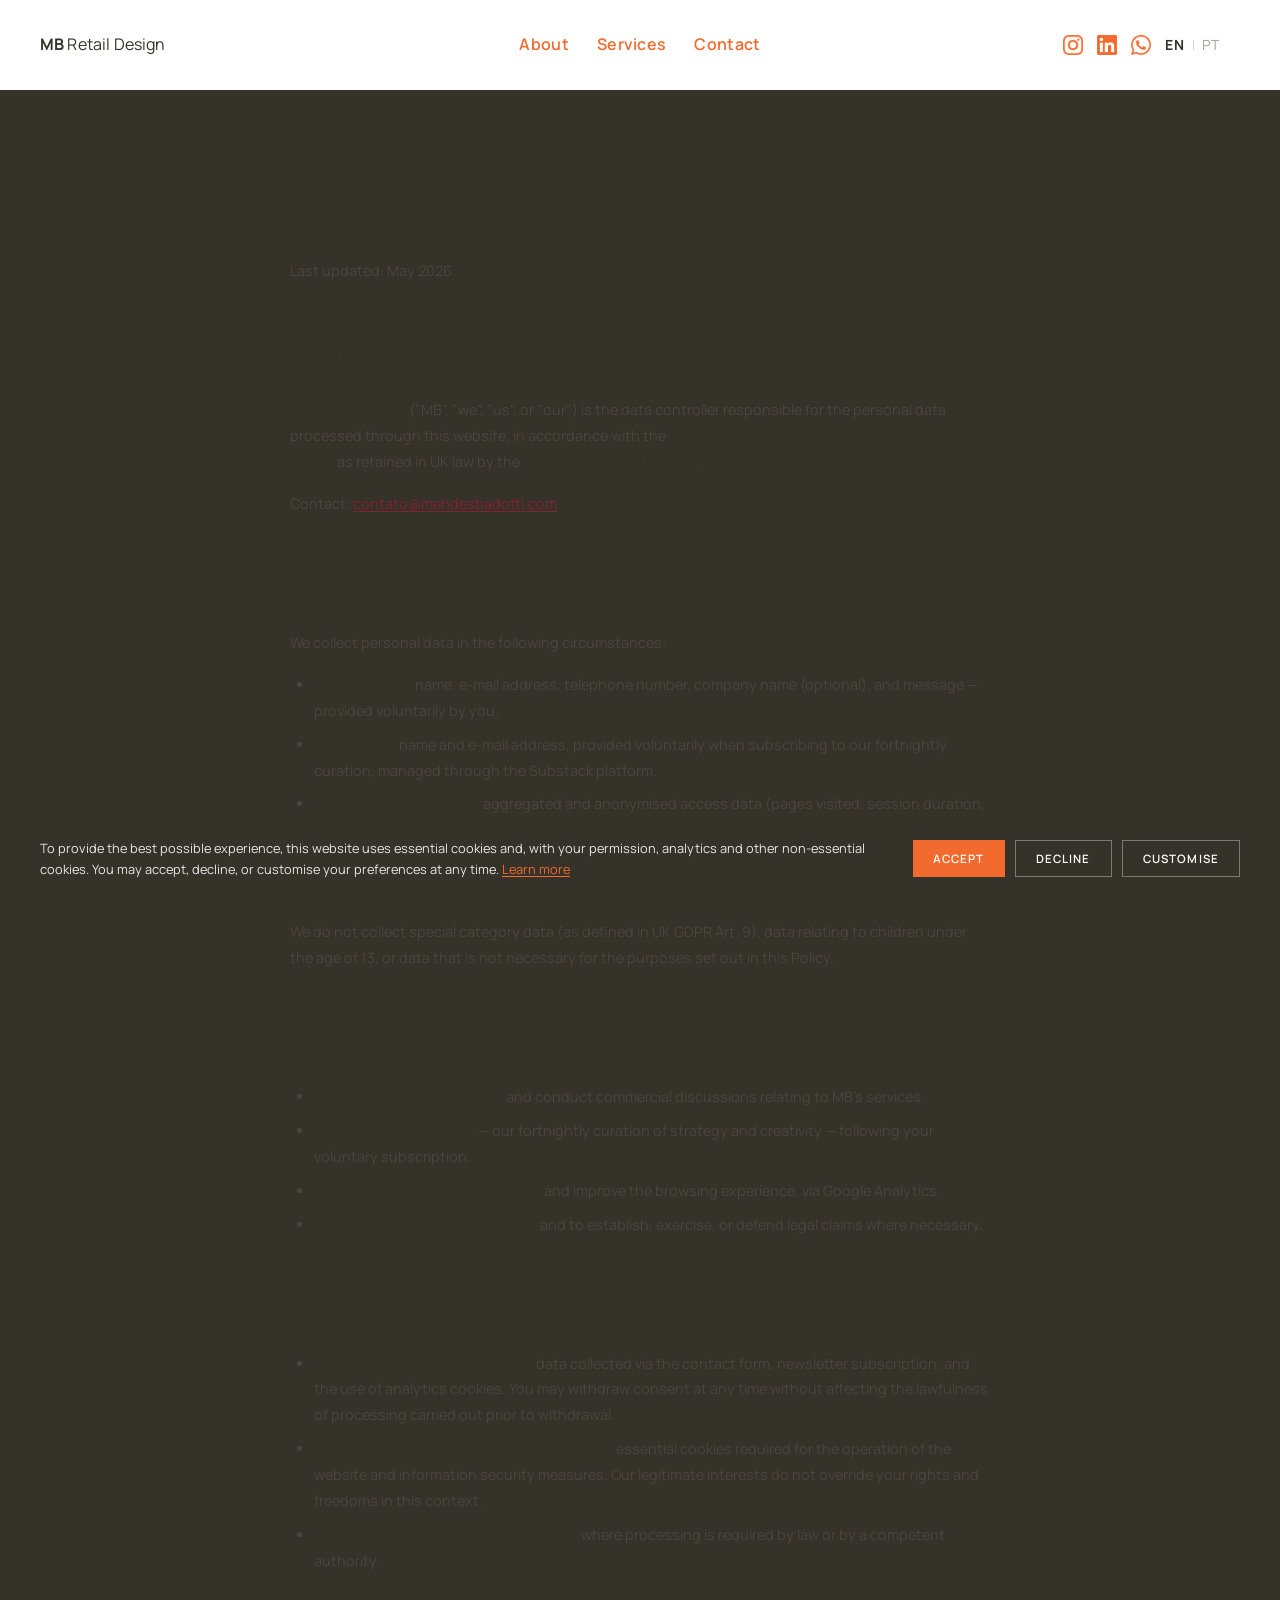
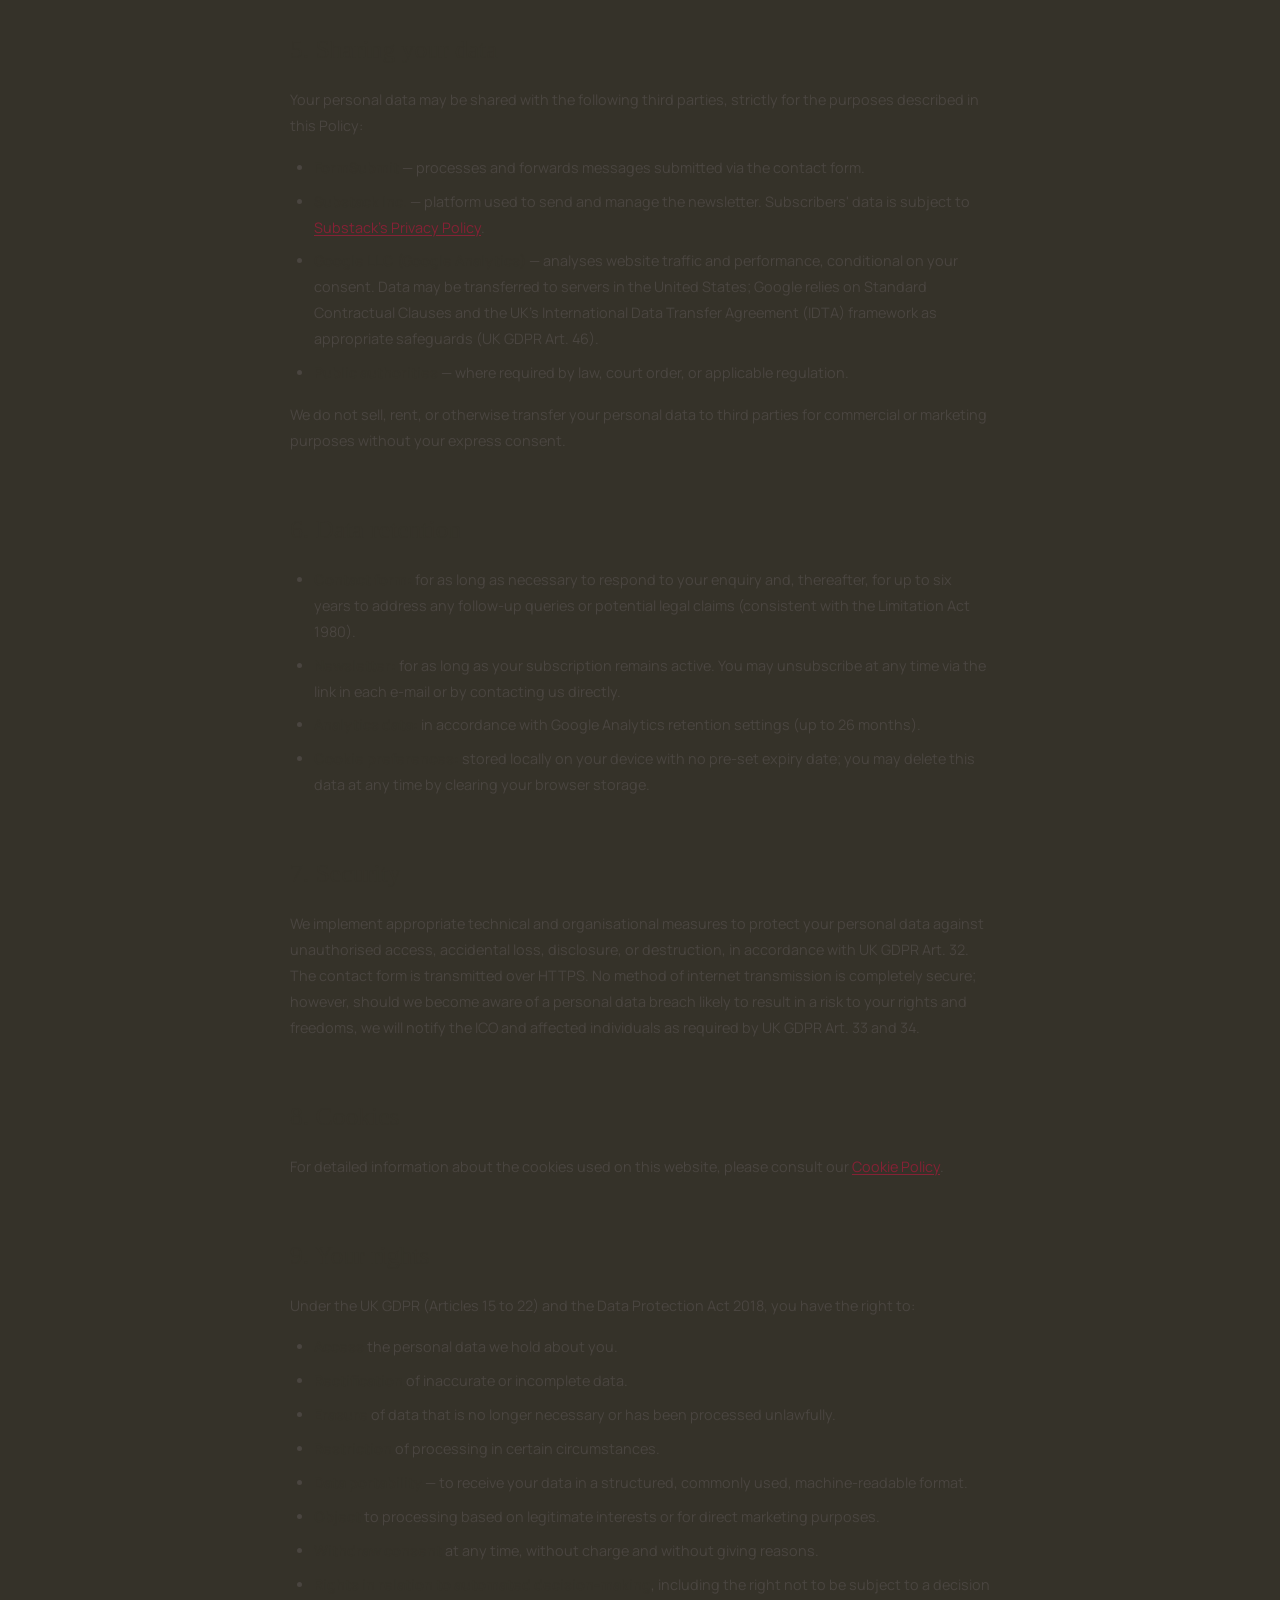
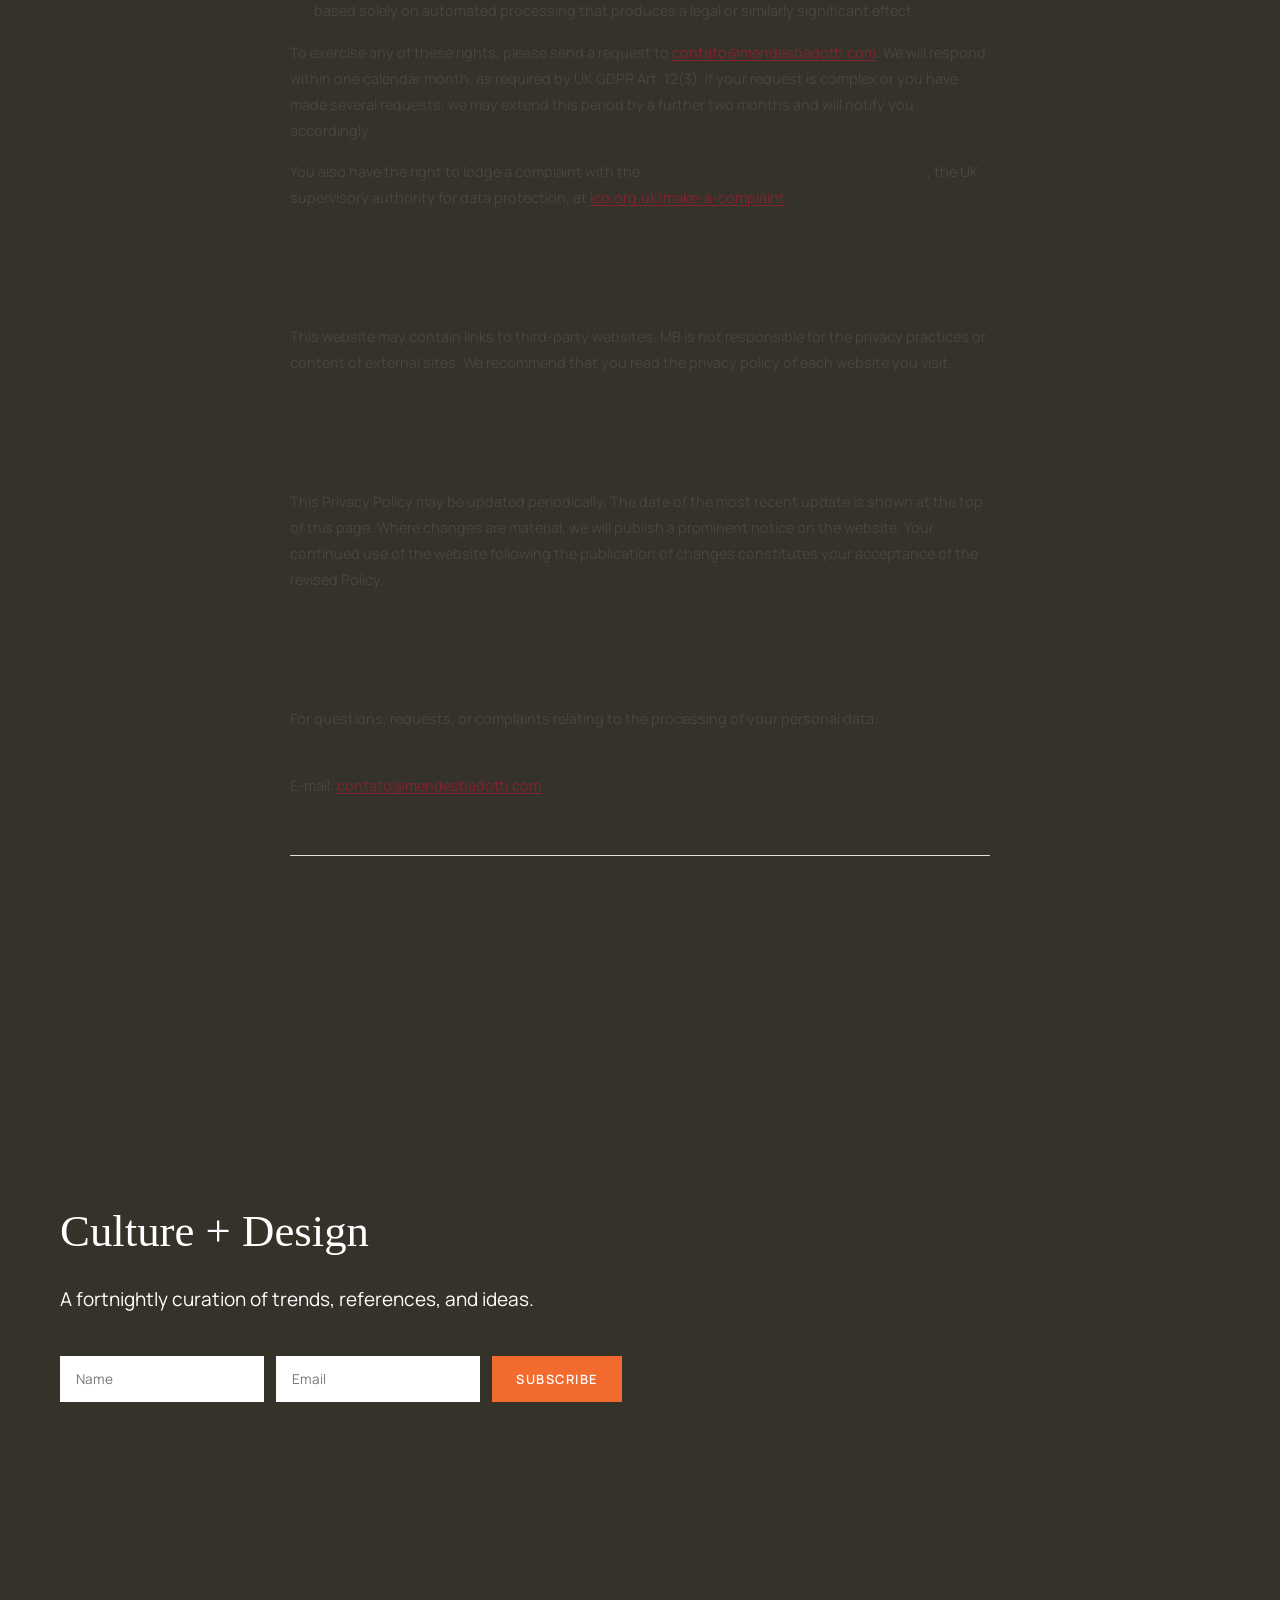
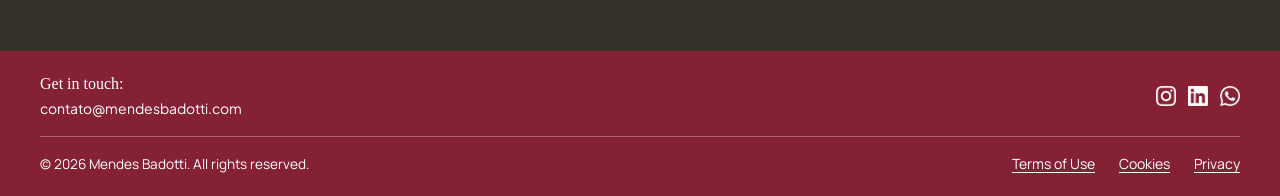
<file: en/privacy.html>
<!DOCTYPE html>
<html lang="en-GB">

<head>
    <meta charset="UTF-8">
    <meta name="viewport" content="width=device-width, initial-scale=1.0">
    <title>Privacy Policy — MB Retail Design</title>
    <meta name="description" content="Privacy Policy of MB Retail Design, in accordance with the UK GDPR and the Data Protection Act 2018." />
    <meta name="robots" content="noindex, follow">

    <!-- Fonts -->
    <link rel="preconnect" href="https://fonts.googleapis.com">
    <link rel="preconnect" href="https://fonts.gstatic.com" crossorigin>
    <link href="https://fonts.googleapis.com/css2?family=DM+Sans:ital,opsz,wght@0,9..40,100..1000;1,9..40,100..1000&family=Manrope:wght@200..800&family=Montserrat+Alternates:ital,wght@0,100;0,200;0,300;0,400;0,500;0,600;0,700;0,800;0,900;1,100;1,200;1,300;1,400;1,500;1,600;1,700;1,800;1,900&family=Montserrat:ital,wght@0,100..900;1,100..900&family=Plus+Jakarta+Sans:ital,wght@0,200..800;1,200..800&display=swap" rel="stylesheet">

    <link rel="stylesheet" href="../style.css">
    <style>
        .policy-page {
            max-width: 780px;
            margin: 0 auto;
            padding: 80px 40px 100px;
        }

        .policy-page h1 {
            font-family: 'Sorts Mill Goudy', Georgia, serif;
            font-size: clamp(2rem, 4vw, 3rem);
            font-weight: 400;
            color: #353229;
            margin-bottom: 12px;
        }

        .policy-updated {
            font-family: "Manrope", sans-serif;
            font-size: 0.8rem;
            color: #888;
            margin-bottom: 56px;
        }

        .policy-page h2 {
            font-family: 'Sorts Mill Goudy', Georgia, serif;
            font-size: clamp(1.2rem, 2.5vw, 1.6rem);
            font-weight: 400;
            color: #353229;
            margin-top: 56px;
            margin-bottom: 16px;
        }

        .policy-page p,
        .policy-page li {
            font-family: "Manrope", sans-serif;
            font-size: 0.9rem;
            color: #4a4540;
            line-height: 1.8;
            margin-bottom: 16px;
        }

        .policy-page ul,
        .policy-page ol {
            padding-left: 24px;
            margin-bottom: 16px;
        }

        .policy-page li {
            margin-bottom: 8px;
        }

        .policy-page a {
            color: #852135;
            text-decoration: underline;
            text-underline-offset: 2px;
        }

        .policy-page strong {
            color: #353229;
            font-weight: 600;
        }

        .policy-divider {
            border: none;
            border-top: 1px solid #e5e2de;
            margin: 56px 0 0;
        }

        @media (max-width: 767px) {
            .policy-page {
                padding: 48px 24px 80px;
            }
        }
    </style>
</head>

<body>

    <!-- Navigation Bar -->
    <header>
        <nav class="navbar">
            <div class="logo">
                <a href="./index.html"><strong>MB</strong> Retail Design</a>
            </div>

            <div class="menu">
                <a href="./index.html#sobre">About</a>
                <a href="./index.html#servicos">Services</a>
                <a href="./contact.html">Contact</a>
            </div>

            <div class="social-icons">
                <a href="https://www.instagram.com/mbretaildesign/" target="_blank" aria-label="Instagram">
                    <img src="../images/instagram-icon.svg" alt="Instagram">
                </a>
                <a href="#" target="_blank" aria-label="LinkedIn">
                    <img src="../images/linkedin-icon.svg" alt="LinkedIn">
                </a>
                <a href="https://wa.me/5541988207628" target="_blank" aria-label="WhatsApp">
                    <img src="../images/whatsapp-icon.png" alt="WhatsApp">
                </a>
                <div class="lang-switcher">
                    <span class="lang-current">EN</span>
                    <span class="lang-sep">|</span>
                    <a href="../privacidade.html" class="lang-link">PT</a>
                </div>
                <div class="burger-menu" onclick="toggleMenu()">&#9776;</div>
            </div>
        </nav>

        <div id="mobile-menu" class="mobile-menu">
            <a href="./index.html#sobre" onclick="closeMenu()">About</a>
            <a href="./index.html#servicos" onclick="closeMenu()">Services</a>
            <a href="./contact.html" onclick="closeMenu()">Contact</a>
            <div class="mobile-menu-social">
                <a href="https://www.instagram.com/mbretaildesign/" target="_blank" aria-label="Instagram">
                    <img src="../images/instagram-icon.svg" alt="Instagram">
                </a>
                <a href="#" target="_blank" aria-label="LinkedIn">
                    <img src="../images/linkedin-icon.svg" alt="LinkedIn">
                </a>
                <a href="https://wa.me/5541988207628" target="_blank" aria-label="WhatsApp">
                    <img src="../images/whatsapp-icon.png" alt="WhatsApp">
                </a>
            </div>
        </div>
    </header>

    <main class="policy-page" id="privacy">

        <h1>Privacy Policy</h1>
        <p class="policy-updated">Last updated: May 2026</p>

        <h2>1. Who we are</h2>
        <p><strong>MB Retail Design</strong> ("MB", "we", "us", or "our") is the data controller responsible for the personal data processed through this website, in accordance with the <strong>UK General Data Protection Regulation (UK GDPR)</strong> as retained in UK law by the <strong>Data Protection Act 2018</strong>.</p>
        <p>Contact: <a href="mailto:contato@mendesbadotti.com">contato@mendesbadotti.com</a></p>

        <h2>2. What data we collect</h2>
        <p>We collect personal data in the following circumstances:</p>
        <ul>
            <li><strong>Contact form:</strong> name, e-mail address, telephone number, company name (optional), and message — provided voluntarily by you.</li>
            <li><strong>Newsletter:</strong> name and e-mail address, provided voluntarily when subscribing to our fortnightly curation, managed through the Substack platform.</li>
            <li><strong>Browsing and analytics:</strong> aggregated and anonymised access data (pages visited, session duration, traffic source) collected by Google Analytics, subject to your consent.</li>
            <li><strong>Privacy preferences:</strong> a record of your consent or refusal regarding the use of cookies, stored locally on your device.</li>
        </ul>
        <p>We do not collect special category data (as defined in UK GDPR Art. 9), data relating to children under the age of 13, or data that is not necessary for the purposes set out in this Policy.</p>

        <h2>3. How we use your data</h2>
        <ul>
            <li><strong>To respond to your enquiry</strong> and conduct commercial discussions relating to MB's services.</li>
            <li><strong>To send the newsletter</strong> — our fortnightly curation of strategy and creativity — following your voluntary subscription.</li>
            <li><strong>To analyse website performance</strong> and improve the browsing experience, via Google Analytics.</li>
            <li><strong>To comply with legal obligations</strong> and to establish, exercise, or defend legal claims where necessary.</li>
        </ul>

        <h2>4. Lawful basis for processing</h2>
        <ul>
            <li><strong>Consent (UK GDPR Art. 6(1)(a)):</strong> data collected via the contact form, newsletter subscription, and the use of analytics cookies. You may withdraw consent at any time without affecting the lawfulness of processing carried out prior to withdrawal.</li>
            <li><strong>Legitimate interests (UK GDPR Art. 6(1)(f)):</strong> essential cookies required for the operation of the website and information security measures. Our legitimate interests do not override your rights and freedoms in this context.</li>
            <li><strong>Legal obligation (UK GDPR Art. 6(1)(c)):</strong> where processing is required by law or by a competent authority.</li>
        </ul>

        <h2>5. Sharing your data</h2>
        <p>Your personal data may be shared with the following third parties, strictly for the purposes described in this Policy:</p>
        <ul>
            <li><strong>FormSubmit</strong> — processes and forwards messages submitted via the contact form.</li>
            <li><strong>Substack Inc.</strong> — platform used to send and manage the newsletter. Subscribers' data is subject to <a href="https://substack.com/privacy" target="_blank" rel="noopener">Substack's Privacy Policy</a>.</li>
            <li><strong>Google LLC (Google Analytics)</strong> — analyses website traffic and performance, conditional on your consent. Data may be transferred to servers in the United States; Google relies on Standard Contractual Clauses and the UK's International Data Transfer Agreement (IDTA) framework as appropriate safeguards (UK GDPR Art. 46).</li>
            <li><strong>Public authorities</strong> — where required by law, court order, or applicable regulation.</li>
        </ul>
        <p>We do not sell, rent, or otherwise transfer your personal data to third parties for commercial or marketing purposes without your express consent.</p>

        <h2>6. Data retention</h2>
        <ul>
            <li><strong>Contact form:</strong> for as long as necessary to respond to your enquiry and, thereafter, for up to six years to address any follow-up queries or potential legal claims (consistent with the Limitation Act 1980).</li>
            <li><strong>Newsletter:</strong> for as long as your subscription remains active. You may unsubscribe at any time via the link in each e-mail or by contacting us directly.</li>
            <li><strong>Analytics data:</strong> in accordance with Google Analytics retention settings (up to 26 months).</li>
            <li><strong>Cookie preferences:</strong> stored locally on your device with no pre-set expiry date; you may delete this data at any time by clearing your browser storage.</li>
        </ul>

        <h2>7. Security</h2>
        <p>We implement appropriate technical and organisational measures to protect your personal data against unauthorised access, accidental loss, disclosure, or destruction, in accordance with UK GDPR Art. 32. The contact form is transmitted over HTTPS. No method of internet transmission is completely secure; however, should we become aware of a personal data breach likely to result in a risk to your rights and freedoms, we will notify the ICO and affected individuals as required by UK GDPR Art. 33 and 34.</p>

        <h2>8. Cookies</h2>
        <p>For detailed information about the cookies used on this website, please consult our <a href="./cookies.html">Cookie Policy</a>.</p>

        <h2>9. Your rights</h2>
        <p>Under the UK GDPR (Articles 15 to 22) and the Data Protection Act 2018, you have the right to:</p>
        <ul>
            <li><strong>Access</strong> the personal data we hold about you.</li>
            <li><strong>Rectification</strong> of inaccurate or incomplete data.</li>
            <li><strong>Erasure</strong> of data that is no longer necessary or has been processed unlawfully.</li>
            <li><strong>Restriction</strong> of processing in certain circumstances.</li>
            <li><strong>Data portability</strong> — to receive your data in a structured, commonly used, machine-readable format.</li>
            <li><strong>Object</strong> to processing based on legitimate interests or for direct marketing purposes.</li>
            <li><strong>Withdraw consent</strong> at any time, without charge and without giving reasons.</li>
            <li><strong>Rights in relation to automated decision-making</strong>, including the right not to be subject to a decision based solely on automated processing that produces a legal or similarly significant effect.</li>
        </ul>
        <p>To exercise any of these rights, please send a request to <a href="mailto:contato@mendesbadotti.com">contato@mendesbadotti.com</a>. We will respond within one calendar month, as required by UK GDPR Art. 12(3). If your request is complex or you have made several requests, we may extend this period by a further two months and will notify you accordingly.</p>
        <p>You also have the right to lodge a complaint with the <strong>Information Commissioner's Office (ICO)</strong>, the UK supervisory authority for data protection, at <a href="https://ico.org.uk/make-a-complaint/" target="_blank" rel="noopener">ico.org.uk/make-a-complaint</a>.</p>

        <h2>10. Third-party links</h2>
        <p>This website may contain links to third-party websites. MB is not responsible for the privacy practices or content of external sites. We recommend that you read the privacy policy of each website you visit.</p>

        <h2>11. Changes to this Policy</h2>
        <p>This Privacy Policy may be updated periodically. The date of the most recent update is shown at the top of this page. Where changes are material, we will publish a prominent notice on the website. Your continued use of the website following the publication of changes constitutes your acceptance of the revised Policy.</p>

        <h2>12. Contact</h2>
        <p>For questions, requests, or complaints relating to the processing of your personal data:</p>
        <p>
            <strong>MB Retail Design</strong><br>
            E-mail: <a href="mailto:contato@mendesbadotti.com">contato@mendesbadotti.com</a>
        </p>

        <hr class="policy-divider">

    </main>

    <div class="page-end">

    <!-- Newsletter Section -->
    <section class="newsletter-section" id="contato">
        <div class="newsletter-left">
            <h2 class="newsletter-title">Culture + Design</h2>
            <p class="newsletter-subtitle">A fortnightly curation of trends, references, and ideas.</p>
            <form class="newsletter-form" onsubmit="subscribeNewsletter(event)">
                <input type="text" placeholder="Name" class="newsletter-input">
                <input type="email" placeholder="Email" class="newsletter-input" required>
                <button type="submit" class="newsletter-btn">SUBSCRIBE</button>
            </form>
        </div>
        <div class="newsletter-right">
            <!-- Add image here -->
        </div>
    </section>

    <!-- Footer -->
    <footer class="site-footer">
        <div class="footer-top">
            <div class="footer-contact">
                <span><strong>Get in touch:</strong><br><a href="mailto:contato@mendesbadotti.com">contato@mendesbadotti.com</a></span>
            </div>
            <div class="footer-social">
                <a href="https://www.instagram.com/mbretaildesign/" target="_blank" aria-label="Instagram">
                    <img src="../images/instagram-icon-white.svg" alt="Instagram">
                </a>
                <a href="#" target="_blank" aria-label="LinkedIn">
                    <img src="../images/linkedin-icon-white.svg" alt="LinkedIn">
                </a>
                <a href="https://wa.me/5541988207628" target="_blank" aria-label="WhatsApp">
                    <img src="../images/whatsapp-icon-white.png" alt="WhatsApp">
                </a>
            </div>
        </div>
        <hr class="footer-divider">
        <div class="footer-bottom">
            <p>© 2026 Mendes Badotti. All rights reserved.</p>
            <div class="footer-links">
                <a href="./terms.html">Terms of Use</a>
                <a href="./cookies.html">Cookies</a>
                <a href="./privacy.html">Privacy</a>
            </div>
        </div>
    </footer>

    </div><!-- /.page-end -->

    <!-- Cookie Banner -->
    <div id="cookie-banner" class="cookie-banner">
        <p>To provide the best possible experience, this website uses essential cookies and, with your permission, analytics and other non-essential cookies. You may accept, decline, or customise your preferences at any time.
            <a href="./cookies.html" target="_blank">Learn more</a>
        </p>
        <div class="cookie-buttons">
            <button id="accept-all">Accept</button>
            <button id="decline-all">Decline</button>
            <button id="customise">Customise</button>
        </div>
    </div>

    <!-- Preference Modal -->
    <div id="preference-modal">
        <div class="preference-box">
            <h2>Privacy Preferences</h2>
            <ul>
                <li>
                    <label for="strictly-necessary">Essential cookies</label>
                    <input type="checkbox" checked disabled id="strictly-necessary">
                </li>
                <li>
                    <label for="performance">Performance cookies</label>
                    <input type="checkbox" id="performance">
                </li>
                <li>
                    <label for="functional">Functional cookies</label>
                    <input type="checkbox" id="functional">
                </li>
                <li>
                    <label for="targeting">Advertising cookies</label>
                    <input type="checkbox" id="targeting">
                </li>
            </ul>
            <a href="./cookies.html#cookie-policy" target="_blank">Learn more about our cookie policy</a>
            <div class="buttons-modal">
                <button id="save-preferences">Save Preferences</button>
                <button id="preference-accept-all">Accept All</button>
            </div>
        </div>
    </div>

    <script src="../script.js"></script>
</body>

</html>
</file>
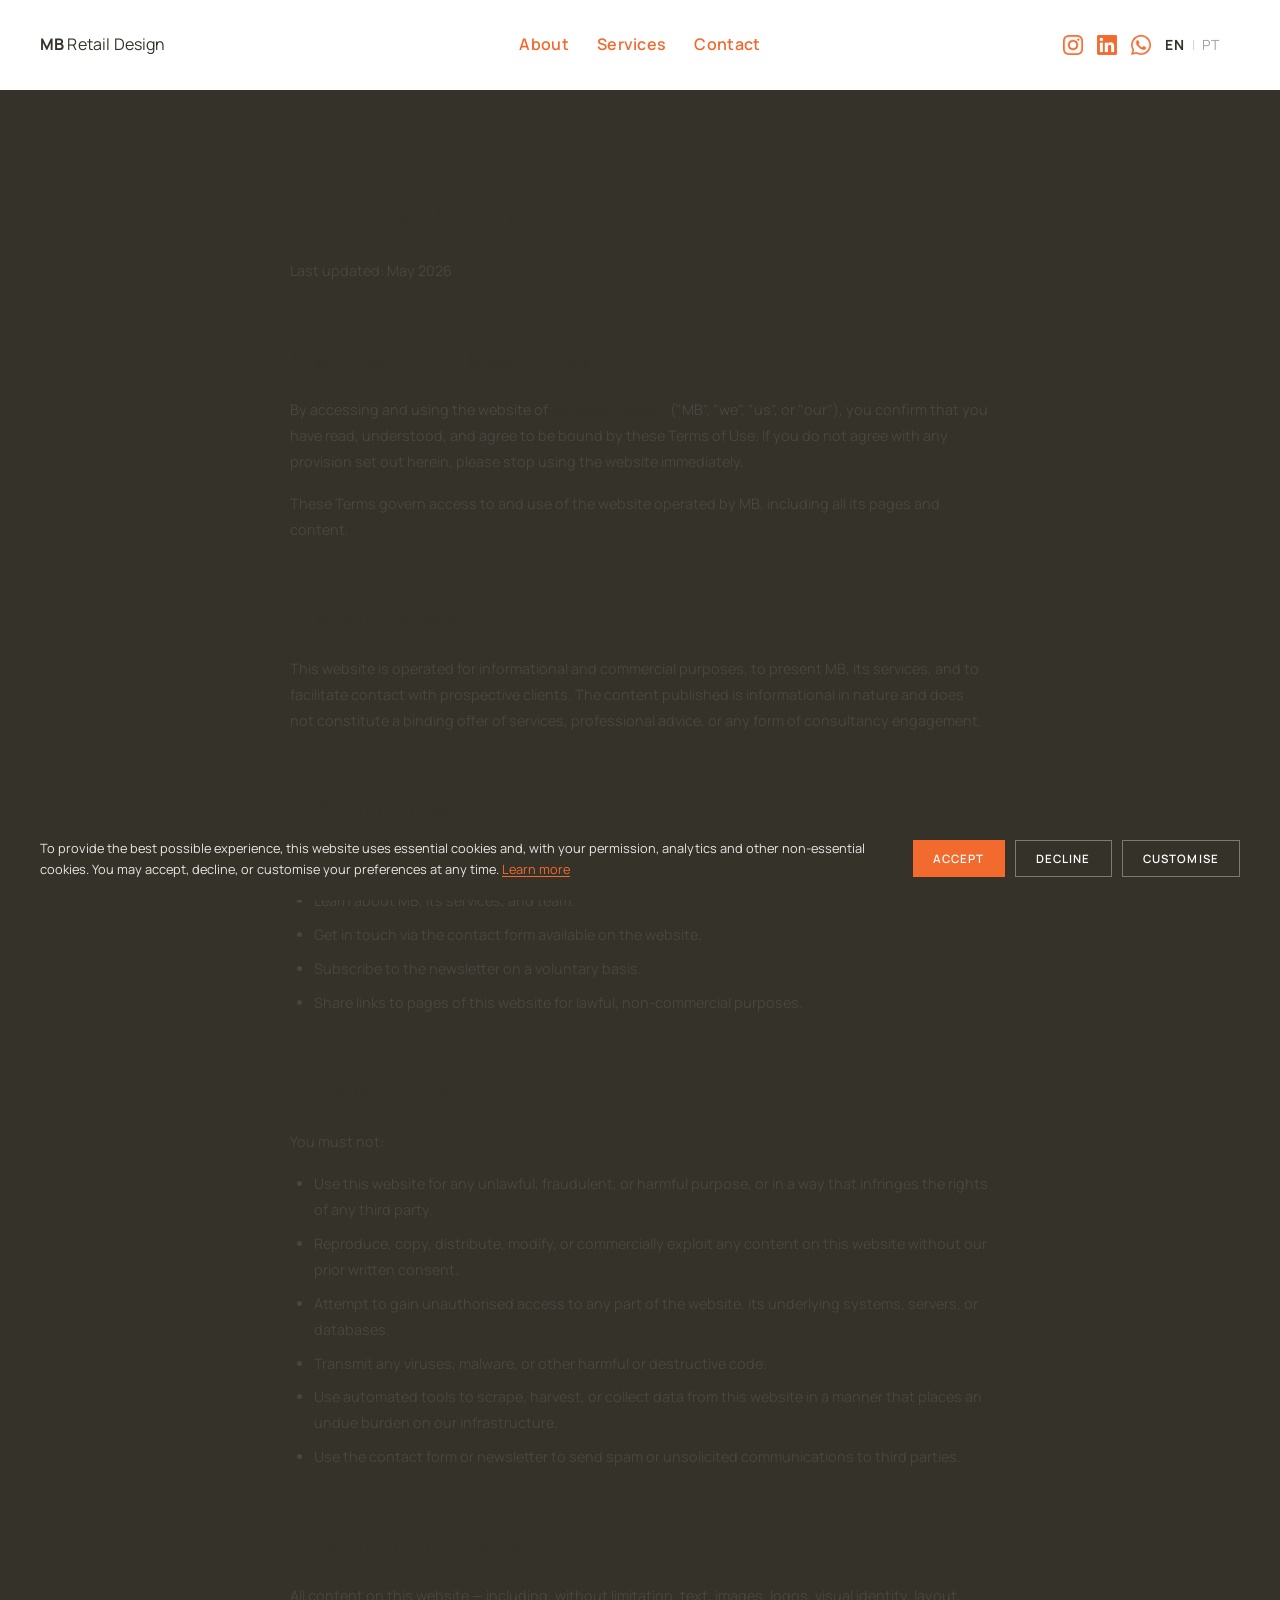
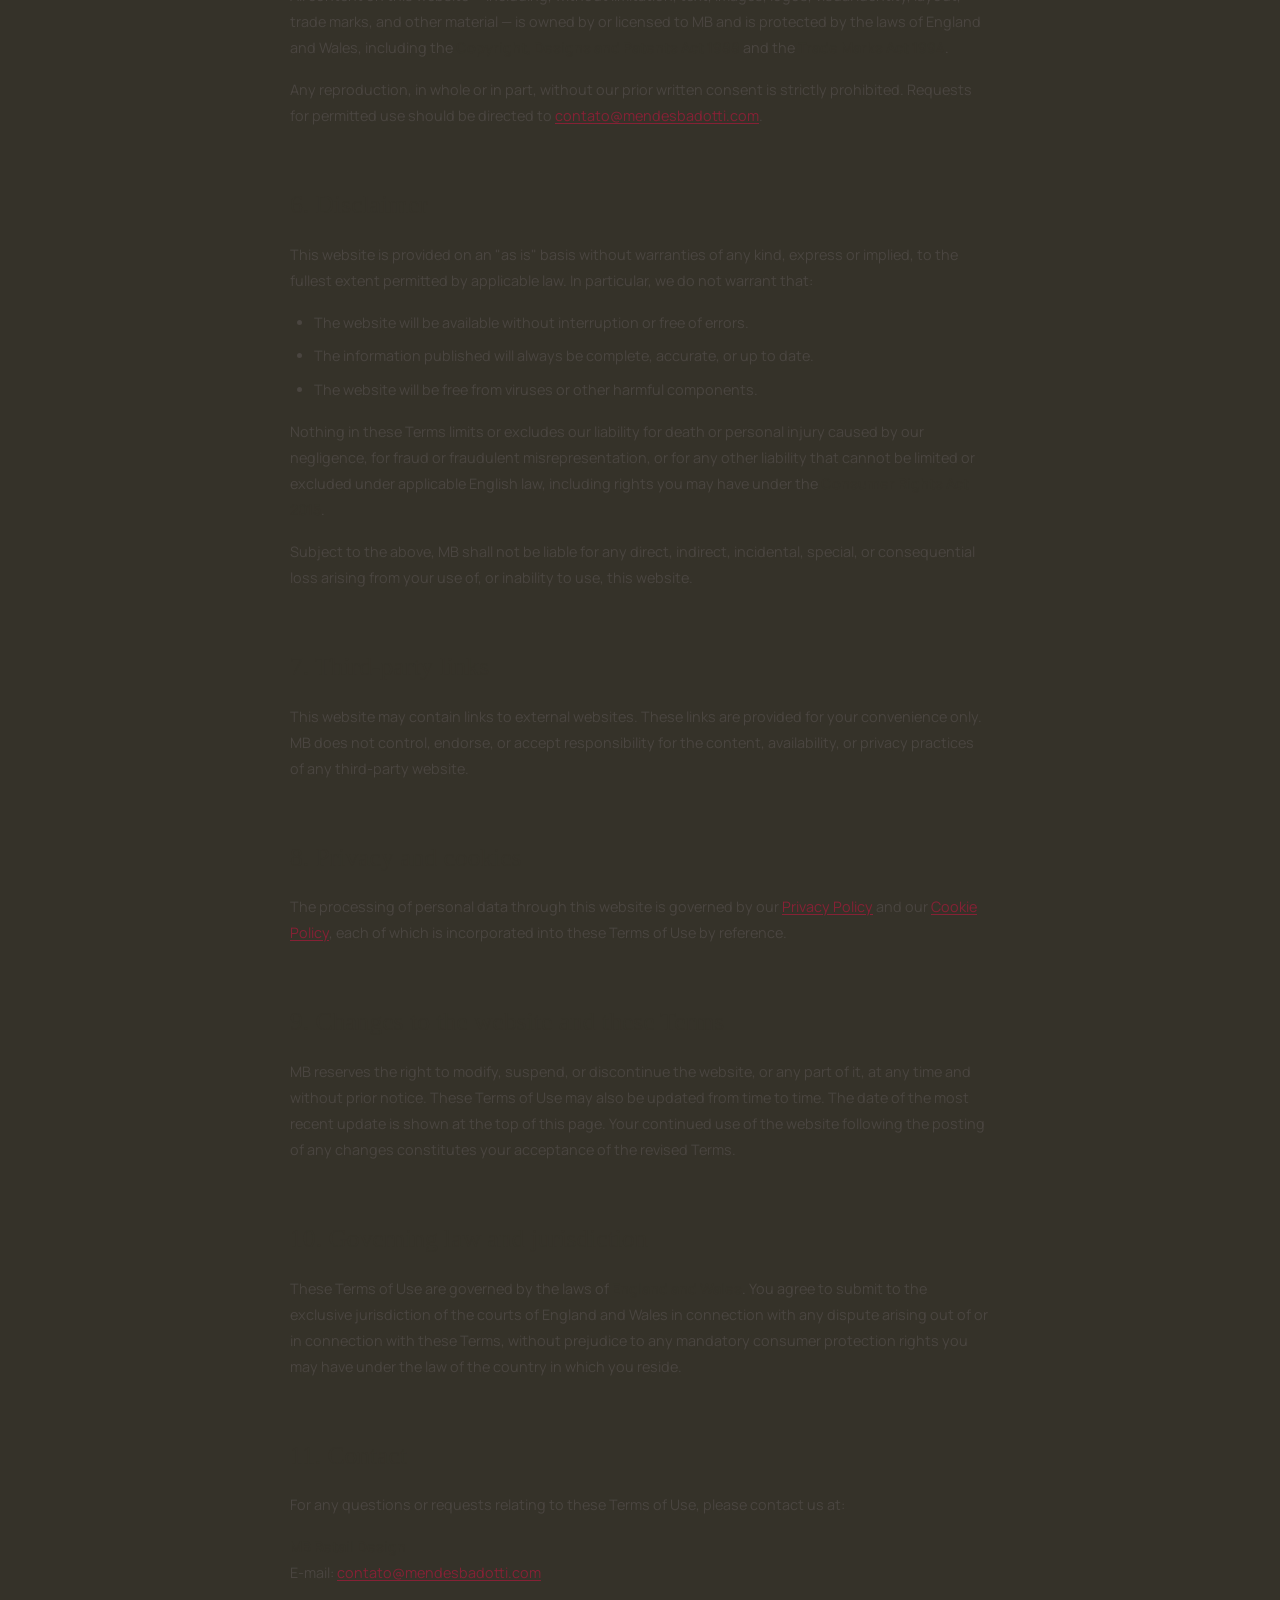
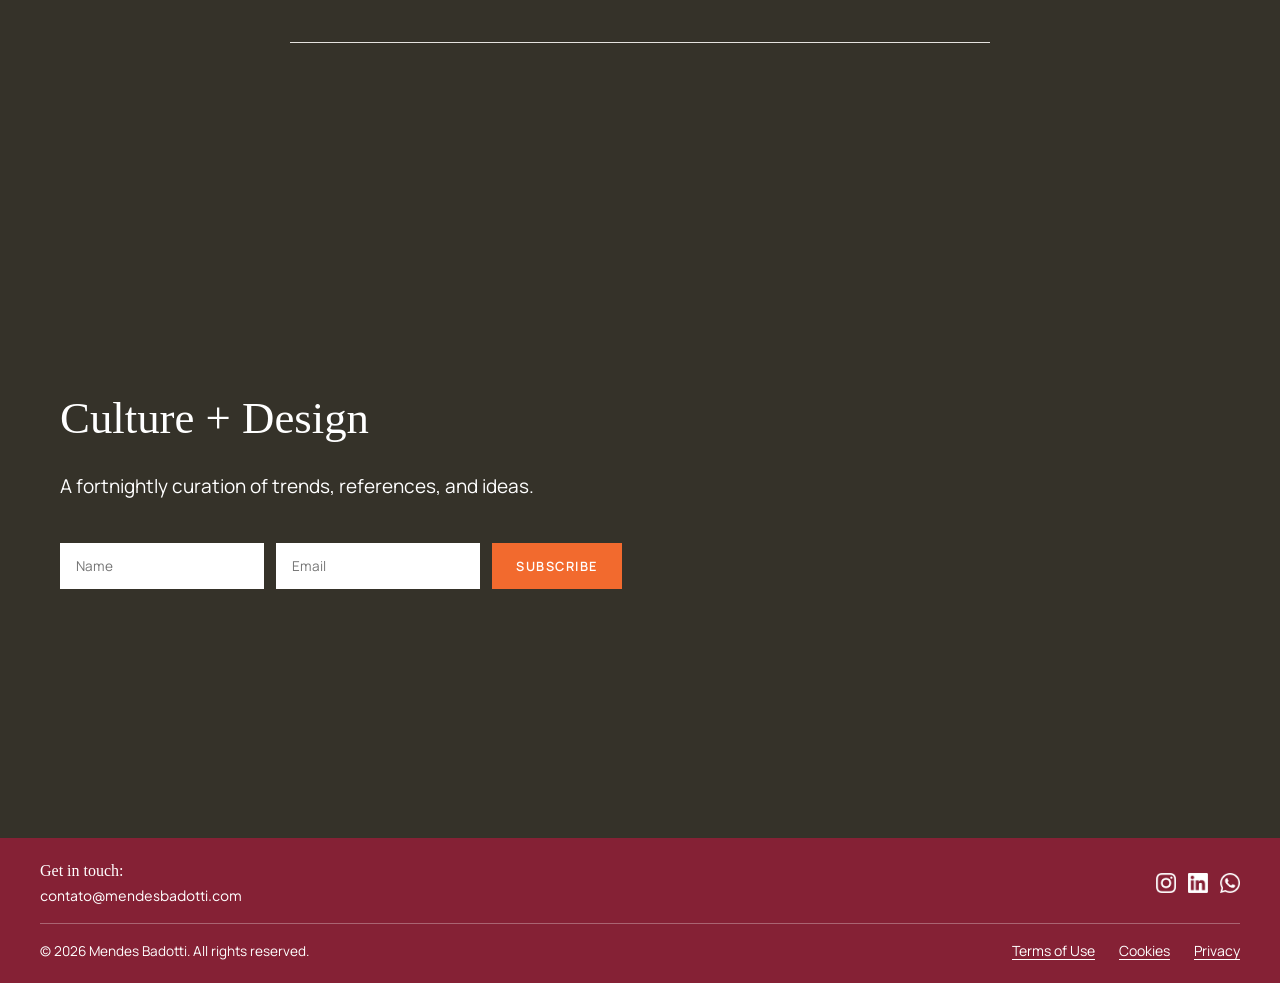
<file: en/terms.html>
<!DOCTYPE html>
<html lang="en-GB">

<head>
    <meta charset="UTF-8">
    <meta name="viewport" content="width=device-width, initial-scale=1.0">
    <title>Terms of Use — MB Retail Design</title>
    <meta name="description" content="Terms of Use for the MB Retail Design website." />
    <meta name="robots" content="noindex, follow">

    <!-- Fonts -->
    <link rel="preconnect" href="https://fonts.googleapis.com">
    <link rel="preconnect" href="https://fonts.gstatic.com" crossorigin>
    <link href="https://fonts.googleapis.com/css2?family=DM+Sans:ital,opsz,wght@0,9..40,100..1000;1,9..40,100..1000&family=Manrope:wght@200..800&family=Montserrat+Alternates:ital,wght@0,100;0,200;0,300;0,400;0,500;0,600;0,700;0,800;0,900;1,100;1,200;1,300;1,400;1,500;1,600;1,700;1,800;1,900&family=Montserrat:ital,wght@0,100..900;1,100..900&family=Plus+Jakarta+Sans:ital,wght@0,200..800;1,200..800&display=swap" rel="stylesheet">

    <link rel="stylesheet" href="../style.css">
    <style>
        .policy-page {
            max-width: 780px;
            margin: 0 auto;
            padding: 80px 40px 100px;
        }

        .policy-page h1 {
            font-family: 'Sorts Mill Goudy', Georgia, serif;
            font-size: clamp(2rem, 4vw, 3rem);
            font-weight: 400;
            color: #353229;
            margin-bottom: 12px;
        }

        .policy-updated {
            font-family: "Manrope", sans-serif;
            font-size: 0.8rem;
            color: #888;
            margin-bottom: 56px;
        }

        .policy-page h2 {
            font-family: 'Sorts Mill Goudy', Georgia, serif;
            font-size: clamp(1.2rem, 2.5vw, 1.6rem);
            font-weight: 400;
            color: #353229;
            margin-top: 56px;
            margin-bottom: 16px;
        }

        .policy-page p,
        .policy-page li {
            font-family: "Manrope", sans-serif;
            font-size: 0.9rem;
            color: #4a4540;
            line-height: 1.8;
            margin-bottom: 16px;
        }

        .policy-page ul,
        .policy-page ol {
            padding-left: 24px;
            margin-bottom: 16px;
        }

        .policy-page li {
            margin-bottom: 8px;
        }

        .policy-page a {
            color: #852135;
            text-decoration: underline;
            text-underline-offset: 2px;
        }

        .policy-page strong {
            color: #353229;
            font-weight: 600;
        }

        .policy-divider {
            border: none;
            border-top: 1px solid #e5e2de;
            margin: 56px 0 0;
        }

        @media (max-width: 767px) {
            .policy-page {
                padding: 48px 24px 80px;
            }
        }
    </style>
</head>

<!-- Google tag (gtag.js) -->
<script async src="https://www.googletagmanager.com/gtag/js?id=G-F2W4Z259ZB"></script>
<script>
  window.dataLayer = window.dataLayer || [];
  function gtag(){dataLayer.push(arguments);}
  gtag('js', new Date());

  gtag('config', 'G-F2W4Z259ZB');
</script>

<body>

    <!-- Navigation Bar -->
    <header>
        <nav class="navbar">
            <div class="logo">
                <a href="./index.html"><strong>MB</strong> Retail Design</a>
            </div>

            <div class="menu">
                <a href="./index.html#sobre">About</a>
                <a href="./index.html#servicos">Services</a>
                <a href="./contact.html">Contact</a>
            </div>

            <div class="social-icons">
                <a href="https://www.instagram.com/mbretaildesign/" target="_blank" aria-label="Instagram">
                    <img src="../images/instagram-icon.svg" alt="Instagram">
                </a>
                <a href="#" target="_blank" aria-label="LinkedIn">
                    <img src="../images/linkedin-icon.svg" alt="LinkedIn">
                </a>
                <a href="https://wa.me/5541988207628" target="_blank" aria-label="WhatsApp">
                    <img src="../images/whatsapp-icon.png" alt="WhatsApp">
                </a>
                <div class="lang-switcher">
                    <span class="lang-current">EN</span>
                    <span class="lang-sep">|</span>
                    <a href="../termos.html" class="lang-link">PT</a>
                </div>
                <div class="burger-menu" onclick="toggleMenu()">&#9776;</div>
            </div>
        </nav>

        <div id="mobile-menu" class="mobile-menu">
            <a href="./index.html#sobre" onclick="closeMenu()">About</a>
            <a href="./index.html#servicos" onclick="closeMenu()">Services</a>
            <a href="./contact.html" onclick="closeMenu()">Contact</a>
            <div class="mobile-menu-social">
                <a href="https://www.instagram.com/mbretaildesign/" target="_blank" aria-label="Instagram">
                    <img src="../images/instagram-icon.svg" alt="Instagram">
                </a>
                <a href="#" target="_blank" aria-label="LinkedIn">
                    <img src="../images/linkedin-icon.svg" alt="LinkedIn">
                </a>
                <a href="https://wa.me/5541988207628" target="_blank" aria-label="WhatsApp">
                    <img src="../images/whatsapp-icon.png" alt="WhatsApp">
                </a>
            </div>
        </div>
    </header>

    <main class="policy-page" id="terms">

        <h1>Terms of Use</h1>
        <p class="policy-updated">Last updated: May 2026</p>

        <h2>1. Acceptance of these Terms</h2>
        <p>By accessing and using the website of <strong>MB Retail Design</strong> ("MB", "we", "us", or "our"), you confirm that you have read, understood, and agree to be bound by these Terms of Use. If you do not agree with any provision set out herein, please stop using the website immediately.</p>
        <p>These Terms govern access to and use of the website operated by MB, including all its pages and content.</p>

        <h2>2. About the website</h2>
        <p>This website is operated for informational and commercial purposes, to present MB, its services, and to facilitate contact with prospective clients. The content published is informational in nature and does not constitute a binding offer of services, professional advice, or any form of consultancy engagement.</p>

        <h2>3. Permitted use</h2>
        <p>You may use this website to:</p>
        <ul>
            <li>Learn about MB, its services, and team.</li>
            <li>Get in touch via the contact form available on the website.</li>
            <li>Subscribe to the newsletter on a voluntary basis.</li>
            <li>Share links to pages of this website for lawful, non-commercial purposes.</li>
        </ul>

        <h2>4. Prohibited use</h2>
        <p>You must not:</p>
        <ul>
            <li>Use this website for any unlawful, fraudulent, or harmful purpose, or in a way that infringes the rights of any third party.</li>
            <li>Reproduce, copy, distribute, modify, or commercially exploit any content on this website without our prior written consent.</li>
            <li>Attempt to gain unauthorised access to any part of the website, its underlying systems, servers, or databases.</li>
            <li>Transmit any viruses, malware, or other harmful or destructive code.</li>
            <li>Use automated tools to scrape, harvest, or collect data from this website in a manner that places an undue burden on our infrastructure.</li>
            <li>Use the contact form or newsletter to send spam or unsolicited communications to third parties.</li>
        </ul>

        <h2>5. Intellectual property</h2>
        <p>All content on this website — including, without limitation, text, images, logos, visual identity, layout, trade marks, and other material — is owned by or licensed to MB and is protected by the laws of England and Wales, including the <strong>Copyright, Designs and Patents Act 1988</strong> and the <strong>Trade Marks Act 1994</strong>.</p>
        <p>Any reproduction, in whole or in part, without our prior written consent is strictly prohibited. Requests for permitted use should be directed to <a href="mailto:contato@mendesbadotti.com">contato@mendesbadotti.com</a>.</p>

        <h2>6. Disclaimer</h2>
        <p>This website is provided on an "as is" basis without warranties of any kind, express or implied, to the fullest extent permitted by applicable law. In particular, we do not warrant that:</p>
        <ul>
            <li>The website will be available without interruption or free of errors.</li>
            <li>The information published will always be complete, accurate, or up to date.</li>
            <li>The website will be free from viruses or other harmful components.</li>
        </ul>
        <p>Nothing in these Terms limits or excludes our liability for death or personal injury caused by our negligence, for fraud or fraudulent misrepresentation, or for any other liability that cannot be limited or excluded under applicable English law, including rights you may have under the <strong>Consumer Rights Act 2015</strong>.</p>
        <p>Subject to the above, MB shall not be liable for any direct, indirect, incidental, special, or consequential loss arising from your use of, or inability to use, this website.</p>

        <h2>7. Third-party links</h2>
        <p>This website may contain links to external websites. These links are provided for your convenience only. MB does not control, endorse, or accept responsibility for the content, availability, or privacy practices of any third-party website.</p>

        <h2>8. Privacy and cookies</h2>
        <p>The processing of personal data through this website is governed by our <a href="./privacy.html">Privacy Policy</a> and our <a href="./cookies.html">Cookie Policy</a>, each of which is incorporated into these Terms of Use by reference.</p>

        <h2>9. Changes to the website and these Terms</h2>
        <p>MB reserves the right to modify, suspend, or discontinue the website, or any part of it, at any time and without prior notice. These Terms of Use may also be updated from time to time. The date of the most recent update is shown at the top of this page. Your continued use of the website following the posting of any changes constitutes your acceptance of the revised Terms.</p>

        <h2>10. Governing law and jurisdiction</h2>
        <p>These Terms of Use are governed by the laws of <strong>England and Wales</strong>. You agree to submit to the exclusive jurisdiction of the courts of England and Wales in connection with any dispute arising out of or in connection with these Terms, without prejudice to any mandatory consumer protection rights you may have under the law of the country in which you reside.</p>

        <h2>11. Contact</h2>
        <p>For any questions or requests relating to these Terms of Use, please contact us at:</p>
        <p>
            <strong>MB Retail Design</strong><br>
            E-mail: <a href="mailto:contato@mendesbadotti.com">contato@mendesbadotti.com</a>
        </p>

        <hr class="policy-divider">

    </main>

    <div class="page-end">

    <!-- Newsletter Section -->
    <section class="newsletter-section" id="contato">
        <div class="newsletter-left">
            <h2 class="newsletter-title">Culture + Design</h2>
            <p class="newsletter-subtitle">A fortnightly curation of trends, references, and ideas.</p>
            <form class="newsletter-form" onsubmit="subscribeNewsletter(event)">
                <input type="text" placeholder="Name" class="newsletter-input">
                <input type="email" placeholder="Email" class="newsletter-input" required>
                <button type="submit" class="newsletter-btn">SUBSCRIBE</button>
            </form>
        </div>
        <div class="newsletter-right">
            <!-- Add image here -->
        </div>
    </section>

    <!-- Footer -->
    <footer class="site-footer">
        <div class="footer-top">
            <div class="footer-contact">
                <span><strong>Get in touch:</strong><br><a href="mailto:contato@mendesbadotti.com">contato@mendesbadotti.com</a></span>
            </div>
            <div class="footer-social">
                <a href="https://www.instagram.com/mbretaildesign/" target="_blank" aria-label="Instagram">
                    <img src="../images/instagram-icon-white.svg" alt="Instagram">
                </a>
                <a href="#" target="_blank" aria-label="LinkedIn">
                    <img src="../images/linkedin-icon-white.svg" alt="LinkedIn">
                </a>
                <a href="https://wa.me/5541988207628" target="_blank" aria-label="WhatsApp">
                    <img src="../images/whatsapp-icon-white.png" alt="WhatsApp">
                </a>
            </div>
        </div>
        <hr class="footer-divider">
        <div class="footer-bottom">
            <p>© 2026 Mendes Badotti. All rights reserved.</p>
            <div class="footer-links">
                <a href="./terms.html">Terms of Use</a>
                <a href="./cookies.html">Cookies</a>
                <a href="./privacy.html">Privacy</a>
            </div>
        </div>
    </footer>

    </div><!-- /.page-end -->

    <!-- Cookie Banner -->
    <div id="cookie-banner" class="cookie-banner">
        <p>To provide the best possible experience, this website uses essential cookies and, with your permission, analytics and other non-essential cookies. You may accept, decline, or customise your preferences at any time.
            <a href="./cookies.html" target="_blank">Learn more</a>
        </p>
        <div class="cookie-buttons">
            <button id="accept-all">Accept</button>
            <button id="decline-all">Decline</button>
            <button id="customise">Customise</button>
        </div>
    </div>

    <!-- Preference Modal -->
    <div id="preference-modal">
        <div class="preference-box">
            <h2>Privacy Preferences</h2>
            <ul>
                <li>
                    <label for="strictly-necessary">Essential cookies</label>
                    <input type="checkbox" checked disabled id="strictly-necessary">
                </li>
                <li>
                    <label for="performance">Performance cookies</label>
                    <input type="checkbox" id="performance">
                </li>
                <li>
                    <label for="functional">Functional cookies</label>
                    <input type="checkbox" id="functional">
                </li>
                <li>
                    <label for="targeting">Advertising cookies</label>
                    <input type="checkbox" id="targeting">
                </li>
            </ul>
            <a href="./cookies.html#cookie-policy" target="_blank">Learn more about our cookie policy</a>
            <div class="buttons-modal">
                <button id="save-preferences">Save Preferences</button>
                <button id="preference-accept-all">Accept All</button>
            </div>
        </div>
    </div>

    <script src="../script.js"></script>
</body>

</html>
</file>
<file: style.css>
/* General CSS reset */
* {
    margin: 0;
    padding: 0;
    box-sizing: border-box;
}

html {
    scroll-behavior: smooth;
    scroll-padding-top: 88px;
    overscroll-behavior: none;
}

html.snap {
    scroll-snap-type: y mandatory;
}

img, picture {
    display: block;
    width: 100%;
}

a {
    color: inherit;
    text-decoration: none;
}

a:hover {
    text-decoration: underline;
    text-underline-offset: 3px;
}

/* Elements that should not underline on hover */
.logo a:hover,
.menu a:hover,
.social-icons a:hover,
.footer-social a:hover,
.team-card:hover,
.lang-switcher .lang-link:hover {
    text-decoration: none;
}

/* General styles */
body {
    font-family: "Manrope", sans-serif;
    line-height: 1.6;
    background-color: #353229;
}

/* Typography */
h1, h2, h3 {
    font-family: 'Sorts Mill Goudy', Georgia, serif;
    font-weight: 400;
}

h2 {
    font-size: 35px;
}

p {
    font-size: 19px;
}

/* ── Navigation bar ───────────────────────────────────── */
header {
    background-color: #fff;
    position: sticky;
    top: 0;
    z-index: 100;
    transition: background-color 0.4s ease;
}

.header-graphite {
    background-color: #353229;
}

.header-graphite .logo a,
.header-graphite .burger-menu {
    color: #fff;
    transition: color 0.4s ease;
}

.header-graphite .menu a {
    color: #fff;
    transition: color 0.4s ease;
}

.header-graphite .social-icons img {
    filter: brightness(0) invert(1);
}

.header-graphite #mobile-menu {
    background-color: #353229;
    border-top-color: rgba(255, 255, 255, 0.2);
}

.header-graphite #mobile-menu a {
    color: #fff;
    border-bottom-color: rgba(255, 255, 255, 0.2);
}

.navbar {
    display: flex;
    justify-content: space-between;
    align-items: center;
    padding: 32px 40px;
    position: relative;
}

.logo a {
    text-decoration: none;
    color: #353229;
    font-family: "Manrope", sans-serif;
    font-size: 1rem;
    letter-spacing: 0.01em;
}

.logo strong {
    font-weight: 700;
}

.menu {
    display: none;
    gap: 28px;
}

.menu a {
    color: #F26A2E;
    text-decoration: none;
    font-family: "Manrope", sans-serif;
    font-size: 1rem;
    font-weight: 600;
    letter-spacing: 0.02em;
    transition: opacity 0.2s;
}

.menu a:hover {
    opacity: 0.7;
}

.social-icons {
    display: flex;
    gap: 14px;
    align-items: center;
    margin-right: 20px;
}

.social-icons a {
    display: none;
    align-items: center;
    transition: opacity 0.2s;
}

.social-icons a:hover {
    opacity: 0.6;
}

.social-icons img {
    width: 20px;
    height: 20px;
}

.burger-menu {
    font-size: 1.6rem;
    cursor: pointer;
    color: #353229;
    display: block;
}

/* Mobile menu */
#mobile-menu {
    background-color: #fff;
    border-top: 1px solid #d6d3cf;
    padding: 10px 40px;
    display: none;
    position: absolute;
    top: 100%;
    width: 100%;
    z-index: 99;
}

#mobile-menu a {
    display: block;
    color: #F26A2E;
    padding: 12px 0;
    text-decoration: none;
    font-weight: 600;
    font-size: 1rem;
    border-bottom: 1px solid #d6d3cf;
    text-align: center;
}

#mobile-menu a:last-child {
    border-bottom: none;
}

.mobile-menu-social {
    display: flex;
    justify-content: center;
    gap: 20px;
    padding: 16px 0 4px;
}

#mobile-menu .mobile-menu-social a {
    display: flex;
    align-items: center;
    padding: 0;
    border-bottom: none;
    color: inherit;
}

.mobile-menu-social img {
    width: 20px;
    height: 20px;
}

.header-graphite .mobile-menu-social img {
    filter: brightness(0) invert(1);
}

/* ── Split Hero ───────────────────────────────────────── */
/* ── Opening Panel ────────────────────────────────────── */
.opening-panel {
    position: fixed;
    top: 88px;
    left: 0;
    right: 0;
    height: 70vh;
    z-index: 10;
    background-color: #353229;
    display: flex;
    align-items: flex-end;
    justify-content: flex-end;
    padding: 60px 80px;
}

.hero-scroll-space {
    height: calc(2 * (100vh - 88px));
}

.opening-phrase {
    font-family: 'Sorts Mill Goudy', Georgia, serif;
    font-size: 40px;
    font-weight: 400;
    color: #fff;
    max-width: 740px;
    line-height: 1.25;
    text-align: right;
}

/* ── Split Hero ───────────────────────────────────────── */
.split-hero {
    position: fixed;
    top: 88px;
    left: 0;
    right: 0;
    bottom: 0;
    z-index: 0;
    display: flex;
    flex-direction: column;
    background-color: #852135;
}

.panel {
    position: relative;
    flex: 1;
    overflow: hidden;
}

/* Left panel: image */
.left-panel {
    min-height: 50vh;
    background-color: #fff;
}

.left-panel img {
    width: 100%;
    height: 100%;
    object-fit: cover;
    object-position: top;
}

.split-hero-inner {
    display: flex;
    flex-direction: column;
    width: 100%;
    flex-shrink: 0;
}


.panel-label {
    position: absolute;
    bottom: 32px;
    left: 50%;
    transform: translateX(-50%);
    font-family: 'Sorts Mill Goudy', Georgia, serif;
    font-size: clamp(1.2rem, 2.5vw, 2rem);
    font-weight: 400;
    color: #fff;
    white-space: nowrap;
    letter-spacing: 0.02em;
}

/* Right panel: maroon / Sobre */
.right-panel {
    background-color: #852135;
    display: flex;
    flex-direction: column;
    align-items: center;
    justify-content: center;
    padding: 48px 56px;
    min-height: 50vh;
}

.right-panel p {
    max-width: 520px;
}

.right-panel p{
    text-align: justify;
}

.section-title {
    font-family: 'Sorts Mill Goudy', Georgia, serif;
    font-size: clamp(1.5rem, 3vw, 2.5rem);
    font-weight: 400;
    color: #fff;
    align-self: flex-start;
    margin-bottom: 32px;
    letter-spacing: 0.01em;
}

.about-photo-frame {
    border: 3px solid #353229;
    padding: 4px;
    max-width: 420px;
    width: 100%;
    min-height: 300px;
}

/* ── Portfolio Carousel ───────────────────────────────── */
.portfolio-section {
    display: none;
    position: sticky;
    top: 88px;
    z-index: 2;
    height: calc(100vh - 88px);
    background-color: #1a1815;
    overflow: hidden;
}

.carousel {
    position: relative;
    width: 100%;
    height: 100%;
}

.carousel-track {
    display: flex;
    height: 100%;
    transition: transform 0.6s cubic-bezier(0.4, 0, 0.2, 1);
}

.carousel-slide {
    flex: 0 0 100%;
    height: 100%;
    background-color: #2a2724;
    overflow: hidden;
}

.carousel-slide img {
    width: 100%;
    height: 100%;
    object-fit: cover;
    display: block;
}

.carousel-btn {
    position: absolute;
    top: 50%;
    transform: translateY(-50%);
    background: none;
    border: none;
    color: #fff;
    display: flex;
    align-items: center;
    justify-content: center;
    cursor: pointer;
    opacity: 0.7;
    transition: opacity 0.2s;
    z-index: 2;
    padding: 0;
}

.carousel-btn:hover {
    opacity: 1;
}

.carousel-btn svg {
    width: 32px;
    height: 32px;
}

.carousel-prev { left: 32px; }
.carousel-next { right: 32px; }

.carousel-dots {
    position: absolute;
    bottom: 28px;
    left: 50%;
    transform: translateX(-50%);
    display: flex;
    gap: 10px;
    z-index: 2;
}

.carousel-dot {
    width: 8px;
    height: 8px;
    border-radius: 50%;
    background: rgba(255, 255, 255, 0.35);
    border: none;
    cursor: pointer;
    padding: 0;
    transition: background 0.2s, transform 0.2s;
}

.carousel-dot.active {
    background: #fff;
    transform: scale(1.25);
}

@media (max-width: 767px) {
    .carousel-prev { left: 16px; }
    .carousel-next { right: 16px; }
    .carousel-btn { width: 36px; height: 36px; }
}

/* ── Serviços Section ─────────────────────────────────── */
.servicos-section {
    position: relative;
    z-index: 3;
    display: flex;
    flex-direction: column;
    min-height: calc(100vh - 88px);
}

.servicos-left {
    flex: 1;
    background-color: #F26A2E;
    display: flex;
    flex-direction: column;
    align-items: center;
    justify-content: center;
    padding: 40px;
}

.servicos-title {
    font-family: 'Sorts Mill Goudy', Georgia, serif;
    font-size: 35px;
    font-weight: 400;
    color: #353229;
    margin-bottom: 25px;
    width: 100%;
    max-width: 420px;
}

.servicos-image {
    width: 80%;
}

.servicos-image img {
    width: 100%;
    height: auto;
    display: block;
}

.servicos-right {
    flex: 1;
    background-color: #fff;
    display: flex;
    flex-direction: column;
    justify-content: center;
    padding: 56px 48px;
}

/* ── Accordion ────────────────────────────────────────── */
.accordion {
    width: 100%;
    margin-bottom: 40px;
}

.accordion-item {
    border-bottom: 1px solid #d6d3cf;
}

.accordion-item:first-child {
    border-top: 1px solid #d6d3cf;
}

.accordion-trigger {
    width: 100%;
    display: flex;
    justify-content: space-between;
    align-items: center;
    background: none;
    border: none;
    padding: 18px 0;
    cursor: pointer;
    text-align: left;
    gap: 16px;
}

.accordion-trigger span {
    font-family: 'Sorts Mill Goudy', Georgia, serif;
    font-size:22px;
    font-weight: 400;
    color: #353229;
    line-height: 1.3;
}

.accordion-arrow {
    width: 18px;
    height: 18px;
    flex-shrink: 0;
    color: #353229;
    transition: transform 0.3s ease;
}

.accordion-item.open .accordion-arrow {
    transform: rotate(90deg);
}

.accordion-body {
    display: none;
    padding: 0 0 18px;
}

.accordion-item.open .accordion-body {
    display: block;
}

.accordion-desc {
    font-family: "Manrope", sans-serif;
    font-size: 18px;
    color: #666;
    line-height: 1.75;
    margin: 0 0 4px;
    padding-bottom: 12px;
}

.accordion-list {
    list-style: none;
    padding: 0;
    margin: 0;
}

.accordion-list li {
    font-family: "Manrope", sans-serif;
    font-size: 18px;
    color: #4a4540;
    line-height: 1.6;
    padding: 6px 0;
    border-bottom: 1px solid #f0ede9;
    padding-left: 14px;
    position: relative;
}

.accordion-list li::before {
    content: '—';
    position: absolute;
    left: 0;
    color: #d6d3cf;
}

.cta-button {
    align-self: center;
    margin-top: 10px;
    background-color: #852135;
    color: #fff;
    border: none;
    padding: 14px 28px;
    font-family: "Manrope", sans-serif;
    font-size: 0.8rem;
    font-weight: 600;
    letter-spacing: 0.12em;
    text-transform: uppercase;
    cursor: pointer;
    transition: opacity 0.2s;
}

.cta-button:hover {
    opacity: 0.85;
}

/* ── Newsletter Section ───────────────────────────────── */
.newsletter-section {
    position: relative;
    z-index: 4;
    background-color: #353229;
    display: flex;
    flex-direction: column;
    min-height: calc(90vh - 115px);
}

.newsletter-left {
    flex: 1;
    display: flex;
    flex-direction: column;
    justify-content: center;
    padding: 80px 60px;
}

.newsletter-left p{
    font-size: 19px;
}

.newsletter-title {
    font-family: 'Sorts Mill Goudy', Georgia, serif;
    font-size: clamp(1.8rem, 3.5vw, 3rem);
    font-weight: 400;
    color: #fff;
    margin-bottom: 24px;
    line-height: 1.2;
}

.newsletter-subtitle {
    font-family: "Manrope", sans-serif;
    font-size: 16px;
    color: #fff;
    line-height: 1.75;
    text-align: justify;
    margin-bottom: 40px;
}

.newsletter-form {
    display: flex;
    gap: 12px;
}

.newsletter-input {
    flex: 1;
    padding: 14px 16px;
    border: none;
    background-color: #fff;
    font-family: "Manrope", sans-serif;
    font-size: 0.85rem;
    color: #353229;
    outline: none;
}

.newsletter-btn {
    padding: 14px 24px;
    background-color: #F26A2E;
    color: #fff;
    border: none;
    font-family: "Manrope", sans-serif;
    font-size: 0.8rem;
    font-weight: 600;
    letter-spacing: 0.12em;
    text-transform: uppercase;
    cursor: pointer;
    transition: opacity 0.2s;
}

.newsletter-btn:hover {
    opacity: 0.85;
}

.newsletter-right {
    flex: 1;
    display: flex;
    align-items: center;
    justify-content: center;
    padding: 40px 60px;
    min-height: 300px;
    background-color: #353229;
}

.newsletter-right img {
    width: 100%;
    max-width: 420px;
    height: auto;
    display: block;
}

.page-end {
    position: relative;
    z-index: 4;
    background-color: #852135;
}

/* ── Footer ───────────────────────────────────────────── */
.site-footer {
    position: relative;
    z-index: 5;
    background-color: #852135;
    padding: 20px 40px;
}

.footer-top {
    display: flex;
    justify-content: space-between;
    align-items: center;
    margin-bottom: 16px;
}

.footer-contact {
    display: flex;
    gap: 40px;
    flex-wrap: wrap;
}

.footer-contact span {
    font-family: "Manrope", sans-serif;
    font-size: 0.875rem;
    color: #fff;
}

.footer-contact em {
    font-family: 'Sorts Mill Goudy', Georgia, serif;
    font-style: italic;
}

.footer-contact strong {
    font-family: 'Sorts Mill Goudy', Georgia, serif;
    font-weight: 400;
    font-size: 1rem;
}

.footer-contact a {
    font-family: 'Plus Jakarta Sans', sans-serif;
}

.footer-social {
    display: flex;
    gap: 12px;
    align-items: center;
}

.footer-social img {
    width: 20px;
    height: 20px;
}

.footer-divider {
    border: none;
    border-top: 1px solid rgba(255, 255, 255, 0.3);
    margin-bottom: 16px;
}

.footer-bottom {
    display: flex;
    justify-content: space-between;
    align-items: center;
    flex-wrap: wrap;
    gap: 12px;
}

.footer-bottom p {
    font-family: "Manrope", sans-serif;
    font-size: 0.850rem;
    color: #fff;
}

.footer-links {
    display: flex;
    gap: 24px;
}

.footer-links a {
    font-family: "Manrope", sans-serif;
    font-size: 0.875rem;
    color: #fff;
    text-decoration: underline;
    text-underline-offset: 3px;
}

.footer-links a:hover {
    opacity: 0.75;
}

/* ── Cookie Banner ────────────────────────────────────── */
.cookie-banner {
    position: fixed;
    bottom: 0;
    left: 0;
    right: 0;
    background-color: #353229;
    z-index: 1000;
    padding: 20px 40px;
    display: none;
    align-items: center;
    gap: 24px;
    flex-wrap: wrap;
}

.cookie-banner p {
    flex: 1;
    min-width: 220px;
    font-family: "Manrope", sans-serif;
    font-size: 12.8px;
    color: rgba(255, 255, 255, 0.88);
    line-height: 1.65;
    margin: 0;
}

.cookie-banner a {
    color: #F26A2E;
    text-decoration: underline;
    text-underline-offset: 2px;
}

.cookie-buttons {
    display: flex;
    gap: 10px;
    flex-shrink: 0;
}

.cookie-buttons button {
    font-family: "Manrope", sans-serif;
    font-size: 0.72rem;
    font-weight: 600;
    letter-spacing: 0.1em;
    text-transform: uppercase;
    padding: 10px 20px;
    border: none;
    cursor: pointer;
    transition: opacity 0.2s;
    white-space: nowrap;
}

.cookie-buttons button:hover {
    opacity: 0.8;
}

#accept-all {
    background-color: #F26A2E;
    color: #fff;
}

#decline-all,
#customise {
    background-color: transparent;
    color: #fff;
    border: 1px solid rgba(255, 255, 255, 0.35);
}

/* ── Preference Modal ─────────────────────────────────── */
#preference-modal {
    position: fixed;
    inset: 0;
    background-color: rgba(53, 50, 41, 0.65);
    z-index: 2000;
    display: none;
    align-items: center;
    justify-content: center;
    padding: 20px;
}

#preference-modal.open {
    display: flex;
}

.preference-box {
    position: relative;
    background-color: #fff;
    padding: 48px;
    max-width: 520px;
    width: 100%;
    max-height: 90vh;
    overflow-y: auto;
}

.preference-box h2 {
    font-family: 'Sorts Mill Goudy', Georgia, serif;
    font-size: clamp(1.5rem, 3vw, 2rem);
    font-weight: 400;
    color: #353229;
    margin-bottom: 32px;
    text-align: center;
}

.preference-box ul {
    list-style: none;
    margin: 0 auto 24px;
    max-width: 240px;
}

.preference-box li {
    display: flex;
    justify-content: space-between;
    align-items: center;
    gap: 24px;
    padding: 14px 0;
    border-bottom: 1px solid #d6d3cf;
}

.preference-box li:first-child {
    border-top: 1px solid #d6d3cf;
}

.preference-box label {
    font-family: "Manrope", sans-serif;
    font-size: 0.85rem;
    color: #353229;
}

.preference-box input[type="checkbox"] {
    width: 18px;
    height: 18px;
    accent-color: #852135;
    cursor: pointer;
    flex-shrink: 0;
}

.preference-box input[type="checkbox"]:disabled {
    cursor: not-allowed;
    opacity: 0.5;
}

.preference-box > a {
    display: block;
    font-family: "Manrope", sans-serif;
    font-size: 0.8rem;
    color: #F26A2E;
    text-decoration: underline;
    text-underline-offset: 2px;
    margin-bottom: 32px;
    text-align: center;
}

.buttons-modal {
    display: flex;
    gap: 12px;
    justify-content: center;
}

.buttons-modal button {
    font-family: "Manrope", sans-serif;
    font-size: 0.72rem;
    font-weight: 600;
    letter-spacing: 0.1em;
    text-transform: uppercase;
    padding: 12px 24px;
    border: none;
    cursor: pointer;
    transition: opacity 0.2s;
}

.buttons-modal button:hover {
    opacity: 0.8;
}

#save-preferences {
    background-color: #353229;
    color: #fff;
}

#preference-accept-all {
    background-color: #F26A2E;
    color: #fff;
}

.preference-modal-close {
    position: absolute;
    top: 16px;
    right: 20px;
    background: none;
    border: none;
    font-size: 24px;
    color: #353229;
    cursor: pointer;
    line-height: 1;
    padding: 4px 8px;
}

@media (max-width: 767px) {
    .cookie-banner {
        padding: 20px;
        flex-direction: column;
        align-items: stretch;
    }

    .cookie-buttons {
        justify-content: stretch;
    }

    .cookie-buttons button {
        flex: 1;
    }

    .preference-box {
        padding: 32px 24px;
    }

    .buttons-modal {
        flex-direction: column;
    }

    .buttons-modal button {
        width: 100%;
        text-align: center;
    }
}

/* ── Profile Pages ────────────────────────────────────── */
.profile-nb {
    background-color: #F26A2E;
}

.profile-acm {
    background-color: #852135;
}

.header-transparent {
    background-color: transparent;
    border-bottom: none;
}

.header-transparent .logo a,
.header-transparent .menu a,
.header-transparent .burger-menu {
    color: #fff;
}

.header-transparent .menu a:hover {
    opacity: 0.7;
}

.header-transparent #mobile-menu {
    border-top: 1px solid rgba(255, 255, 255, 0.2);
}

.profile-nb .header-transparent #mobile-menu {
    background-color: #F26A2E;
}

.profile-acm .header-transparent #mobile-menu {
    background-color: #852135;
}

.header-transparent #mobile-menu a {
    color: #fff;
    border-bottom-color: rgba(255, 255, 255, 0.2);
}

.profile-section {
    display: flex;
    flex-direction: column;
    min-height: 90vh;
}

.profile-left {
    flex: 2;
    min-height: 40vh;
    position: relative;
    overflow: hidden;
    padding: 40px 0 40px 60px;
}

.profile-left img {
    width: 100%;
    max-width: 440px;
    height: 100%;
    object-fit: cover;
    display: block;
}

.profile-right {
    flex: 3;
    display: flex;
    flex-direction: column;
    justify-content: center;
    padding: 56px 60px;
}

.profile-name {
    font-family: 'Sorts Mill Goudy', Georgia, serif;
    font-size: clamp(2rem, 4vw, 3.5rem);
    font-weight: 400;
    color: #fff;
    margin-bottom: 32px;
    line-height: 1.1;
}

.profile-name em {
    font-style: italic;
}

.profile-bio {
    display: flex;
    flex-direction: column;
    gap: 20px;
    margin-bottom: 28px;
}

.profile-bio p {
    font-family: "Manrope", sans-serif;
    font-size: 16px;
    color: #fff;
    line-height: 1.75;
}

.profile-social {
    display: flex;
    flex-direction: column;
    gap: 4px;
}

.profile-social a {
    font-family: "Manrope", sans-serif;
    font-size: 0.82rem;
    color: #fff;
    text-decoration: none;
    opacity: 0.9;
}

.profile-social a:hover {
    opacity: 1;
    text-decoration: underline;
}

/* ── Profile page load animations ────────────────────── */
@keyframes profileFadeUp {
    from { opacity: 0; transform: translateY(20px); }
    to   { opacity: 1; transform: translateY(0); }
}

.profile-acm .profile-name,
.profile-nb .profile-name {
    opacity: 0;
    animation: profileFadeUp 0.7s ease forwards 0.1s;
}

.profile-acm .profile-bio p:nth-child(1),
.profile-nb .profile-bio p:nth-child(1) {
    opacity: 0;
    animation: profileFadeUp 0.7s ease forwards 0.3s;
}

.profile-acm .profile-bio p:nth-child(2),
.profile-nb .profile-bio p:nth-child(2) {
    opacity: 0;
    animation: profileFadeUp 0.7s ease forwards 0.45s;
}

.profile-acm .profile-social,
.profile-nb .profile-social {
    opacity: 0;
    animation: profileFadeUp 0.7s ease forwards 0.6s;
}

/* ── Contact Page ─────────────────────────────────────── */
.contact-page {
    display: flex;
    flex-direction: column;
    min-height: calc(100vh - 88px);
    scroll-snap-align: start;
}

.contact-left {
    flex: 2;
    min-height: 40vh;
    background-color: #d6d3cf;
    position: relative;
    overflow: hidden;
}

.contact-left img {
    inset: 0;
    width: 100%;
    height: 100%;
    object-fit: cover;
}

.contact-right {
    flex: 2;
    background-color: #fff;
    padding: 56px 48px;
    display: flex;
    flex-direction: column;
    justify-content: center;
}

.contact-title {
    font-family: 'Sorts Mill Goudy', Georgia, serif;
    font-size: clamp(1.4rem, 2.5vw, 2.2rem);
    font-weight: 400;
    color: #F26A2E;
    line-height: 1.3;
    margin-bottom: 36px;
}

.contact-form {
    display: flex;
    flex-direction: column;
    gap: 16px;
}

.form-field {
    display: flex;
    flex-direction: column;
    gap: 6px;
}

.form-field label {
    font-family: "Manrope", sans-serif;
    font-size: 0.82rem;
    color: #353229;
}

.form-field input,
.form-field textarea {
    background-color: #EFEFED;
    border: none;
    padding: 10px 14px;
    font-family: "Manrope", sans-serif;
    font-size: 0.85rem;
    color: #353229;
    outline: none;
    width: 100%;
    resize: none;
}

.submit-btn {
    align-self: flex-start;
    margin-top: 8px;
    background-color: #852135;
    color: #fff;
    border: none;
    padding: 14px 32px;
    font-family: "Manrope", sans-serif;
    font-size: 0.8rem;
    font-weight: 600;
    letter-spacing: 0.12em;
    text-transform: uppercase;
    cursor: pointer;
    transition: opacity 0.2s;
}

.submit-btn:hover {
    opacity: 0.85;
}

/* ── Scroll reveal ────────────────────────────────────── */
.reveal {
    opacity: 0;
    transform: translateY(28px);
    transition: opacity 0.65s ease, transform 0.65s ease;
}

.reveal.visible {
    opacity: 1;
    transform: translateY(0);
}

/* ── Responsive — mobile only ────────────────────────── */
@media (max-width: 767px) {

    /* Navbar */
    .navbar {
        padding: 32px 20px;
    }

    #mobile-menu {
        padding: 10px 20px;
    }

    /* Opening panel — slightly less than full height so hero peeks at bottom */
    .opening-panel {
        height: 70vh;
        padding: 32px 30px;
        justify-content: flex-start;
    }

    .opening-phrase {
        text-align: justify;
        max-width: 100%;
        font-size: 30px;
    }

    /* Extra scroll room: opening animation + image-to-text animation + reading the text */
    .hero-scroll-space {
        height: calc(3 * (100vh - 88px));
    }

    /* Split-hero clips the inner track as it animates */
    .split-hero {
        overflow: hidden;
    }

    /* Inner track: image section + text section stacked, JS translates on scroll */
    .split-hero-inner {
        will-change: transform;
    }

    /* Image section — matches opening panel height (70vh) so cover lifts to reveal it */
    .left-panel {
        flex: 0 0 70vh;
        height: 70vh;
        min-height: 70vh;
    }

    /* Text section — full-screen section on mobile, same as before */
    .right-panel {
        flex: 0 0 calc(100vh - 88px);
        min-height: calc(100vh - 88px);
        padding: 40px 20px;
        justify-content: center;
        align-items: center;
    }

    /* Right panel text — white on maroon */
    /* Override reveal animation: clipping from split-hero handles the visual reveal */
    .right-panel p {
        color: #EDEBE9;
        margin: 8px 0;
        text-align: justify;
        opacity: 1;
        transform: none;
        transition: none;
    }

    /* Team section — remove sticky stacking on mobile */
    .team-section {
        position: relative;
        top: auto;
        min-height: auto;
        padding: 48px 20px;
    }

    .team-card {
        min-height: 420px;
    }

    /* Serviços section — remove sticky stacking on mobile */
    .servicos-section {
        position: relative;
        top: auto;
        min-height: auto;
    }

    .servicos-left {
        padding: 40px 20px;
        min-height: 40vh;
    }

    .servicos-right {
        padding: 40px 20px;
    }

    .cta-button {
        align-self: stretch;
        text-align: center;
    }

    /* Newsletter + footer together fill one screen on mobile */
    .page-end {
        display: flex;
        flex-direction: column;
        min-height: calc(100vh - 88px);
        min-height: calc(100dvh - 88px);
    }

    .newsletter-section {
        flex: 1;
        min-height: 0;
    }

    .newsletter-left {
        flex: 1;
        padding: 40px 20px;
    }

    .newsletter-right {
        display: none;
    }

    .newsletter-title {
        font-size: 35px;
    }

    .newsletter-form {
        flex-direction: column;
    }

    .newsletter-input,
    .newsletter-btn {
        text-align: center;
    }

    /* Footer */
    .site-footer {
        padding: 24px 20px;
    }

    .footer-top {
        flex-direction: column;
        align-items: center;
        gap: 16px;
        text-align: center;
    }

    .footer-contact {
        flex-direction: column;
        align-items: center;
        gap: 8px;
    }

    .footer-bottom {
        flex-direction: column;
        align-items: center;
        gap: 8px;
        text-align: center;
    }

    .footer-links {
        gap: 16px;
        justify-content: center;
    }

    /* Profile pages */
    .profile-left {
        padding: 40px 20px;
        min-height: 35vh;
    }

    .profile-right {
        padding: 40px 20px;
    }

    /* Contact page */
    .contact-right {
        padding: 40px 20px;
    }
}

/* ── Language Switcher ────────────────────────────────── */
.lang-switcher {
    display: flex;
    align-items: center;
    gap: 6px;
    font-family: "Manrope", sans-serif;
    font-size: 14px;
    letter-spacing: 0.08em;
    text-transform: uppercase;
}

/* Force visibility inside .social-icons (overrides .social-icons a display rules) */
.social-icons .lang-switcher .lang-link {
    display: inline;
    color: #353229;
    opacity: 0.45;
    transition: opacity 0.2s;
    font-weight: 400;
}

.social-icons .lang-switcher .lang-link:hover {
    opacity: 1;
}

.lang-switcher .lang-current {
    color: #353229;
    font-weight: 700;
}

.lang-switcher .lang-sep {
    color: #353229;
    opacity: 0.25;
    font-weight: 300;
}

/* Graphite header state */
.header-graphite .lang-switcher .lang-current,
.header-graphite .lang-switcher .lang-sep {
    color: #fff;
}

.header-graphite .social-icons .lang-switcher .lang-link {
    color: #fff;
}

/* Mobile menu lang-switcher */
#mobile-menu .lang-switcher {
    display: flex;
    justify-content: center;
    align-items: center;
    gap: 8px;
    padding: 12px 0;
    border-bottom: 1px solid #d6d3cf;
}

#mobile-menu .lang-switcher .lang-link {
    display: inline;
    color: #F26A2E;
    padding: 0;
    border-bottom: none;
    font-weight: 400;
    font-size: 0.75rem;
    letter-spacing: 0.1em;
    opacity: 0.55;
}

#mobile-menu .lang-switcher .lang-link:hover {
    opacity: 1;
}

#mobile-menu .lang-switcher .lang-current {
    color: #F26A2E;
    font-family: "Manrope", sans-serif;
    font-size: 0.75rem;
    font-weight: 700;
    letter-spacing: 0.1em;
}

#mobile-menu .lang-switcher .lang-sep {
    color: #F26A2E;
    font-family: "Manrope", sans-serif;
    font-size: 0.75rem;
    opacity: 0.3;
}

.header-graphite #mobile-menu .lang-switcher .lang-link,
.header-graphite #mobile-menu .lang-switcher .lang-current,
.header-graphite #mobile-menu .lang-switcher .lang-sep {
    color: #fff;
}

/* ── Responsive — tablet & desktop ───────────────────── */
@media (min-width: 768px) {
    .menu {
        display: flex;
        position: absolute;
        left: 50%;
        transform: translateX(-50%);
    }

    .social-icons a {
        display: flex;
    }

    .burger-menu {
        display: none;
    }

    .split-hero {
        flex-direction: row;
    }

    .split-hero-inner {
        flex-direction: row;
        flex: 1;
        min-height: 100%;
    }

    .left-panel,
    .right-panel {
        flex: 0 0 50%;
        width: 50%;
        min-height: calc(100vh - 88px);
    }

    .right-panel {
        padding: 56px 48px;
    }

    .right-panel p{
        margin: 10px;
        color: #EDEBE9;
    }

    .team-cards {
        flex-direction: row;
        align-items: stretch;
    }

    .team-card {
        flex: 1;
        max-width: 460px;
    }

    .servicos-section {
        flex-direction: row;
    }

    .servicos-left,
    .servicos-right {
        flex: 0 0 50%;
        width: 50%;
        align-self: flex-start;
    }

    .servicos-left {
        position: sticky;
        top: 88px;
        height: calc(100vh - 88px);
    }

    .servicos-right {
        min-height: calc(100vh - 88px);
    }

    .profile-section {
        flex-direction: row;
    }

    .profile-left,
    .profile-right {
        min-height: 90vh;
    }

    .contact-page {
        flex-direction: row;
    }

    .contact-left,
    .contact-right {
        min-height: calc(100vh - 88px);
    }

    .newsletter-section {
        flex-direction: row;
    }

    .newsletter-left {
        flex: 2;
        min-height: calc(90vh - 115px);
    }

    .newsletter-right {
        flex: 2;
        min-height: calc(90vh - 115px);
    }
}
</file>
